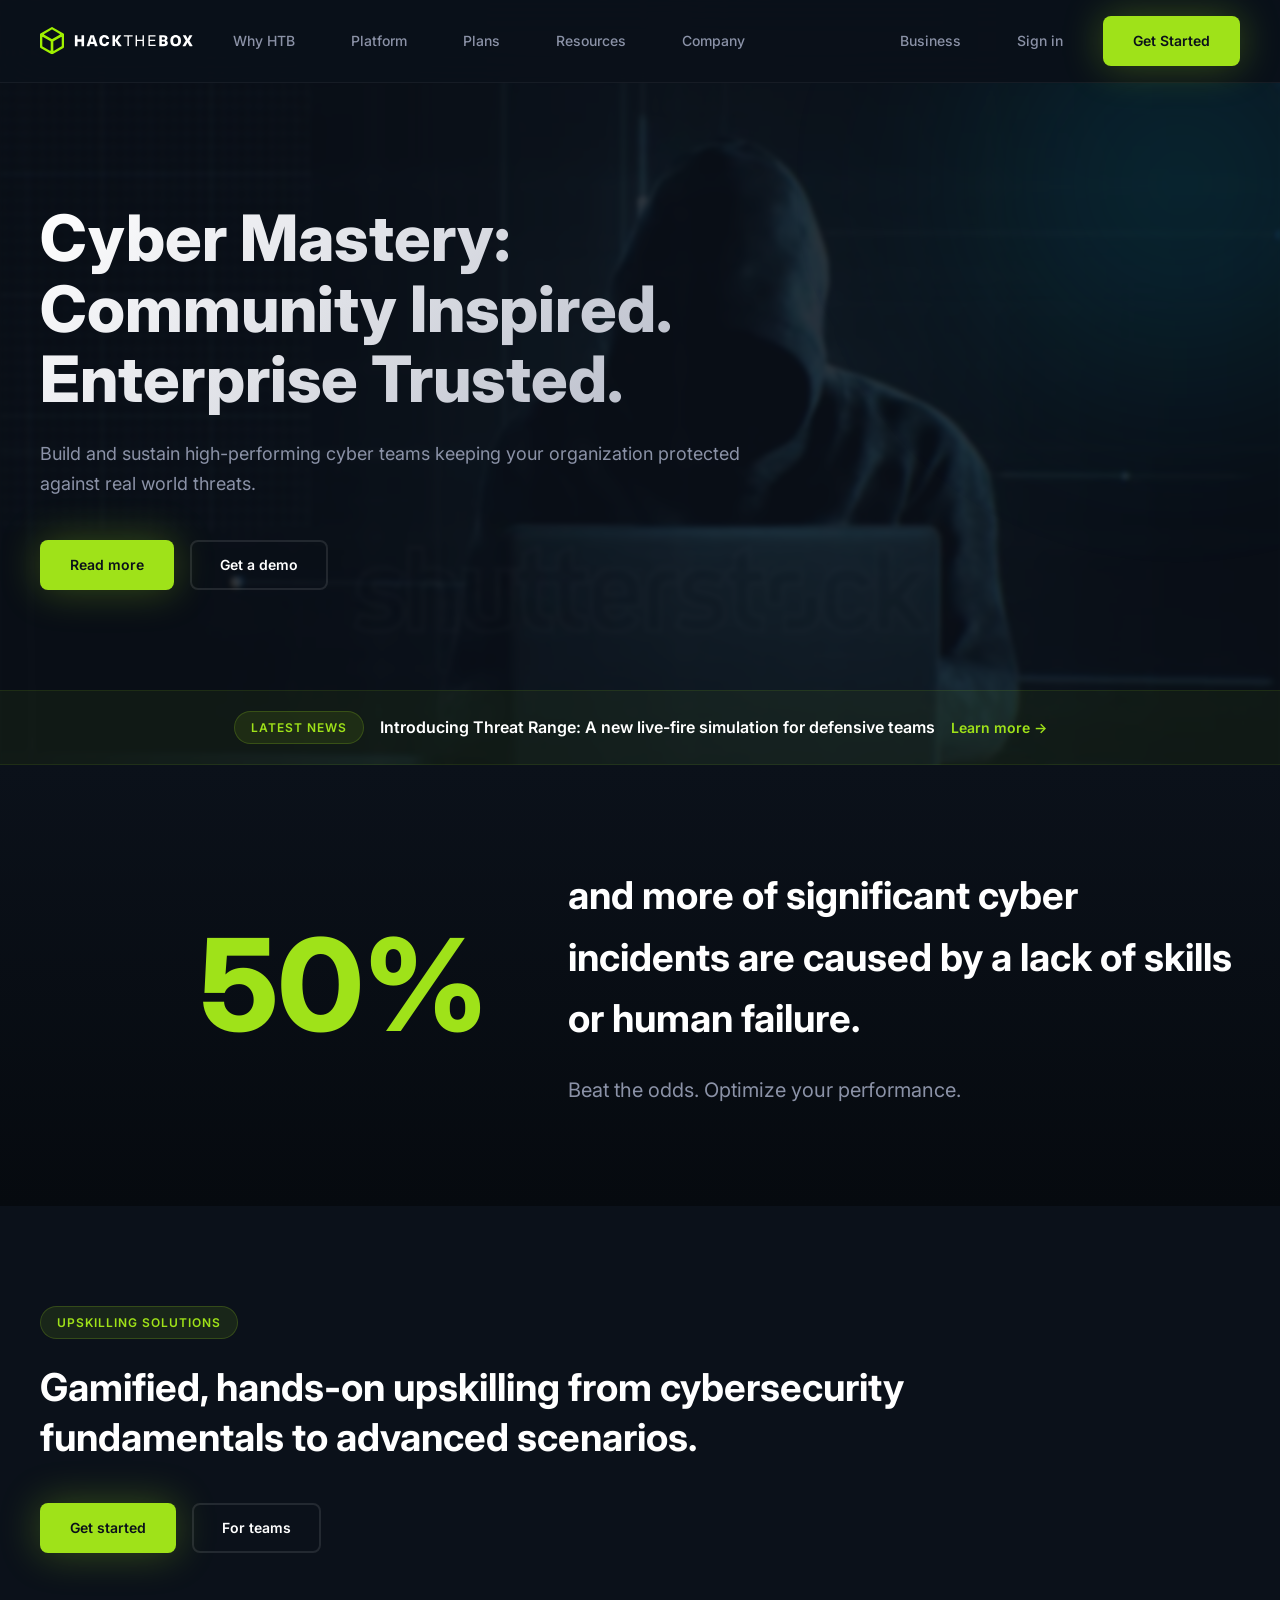
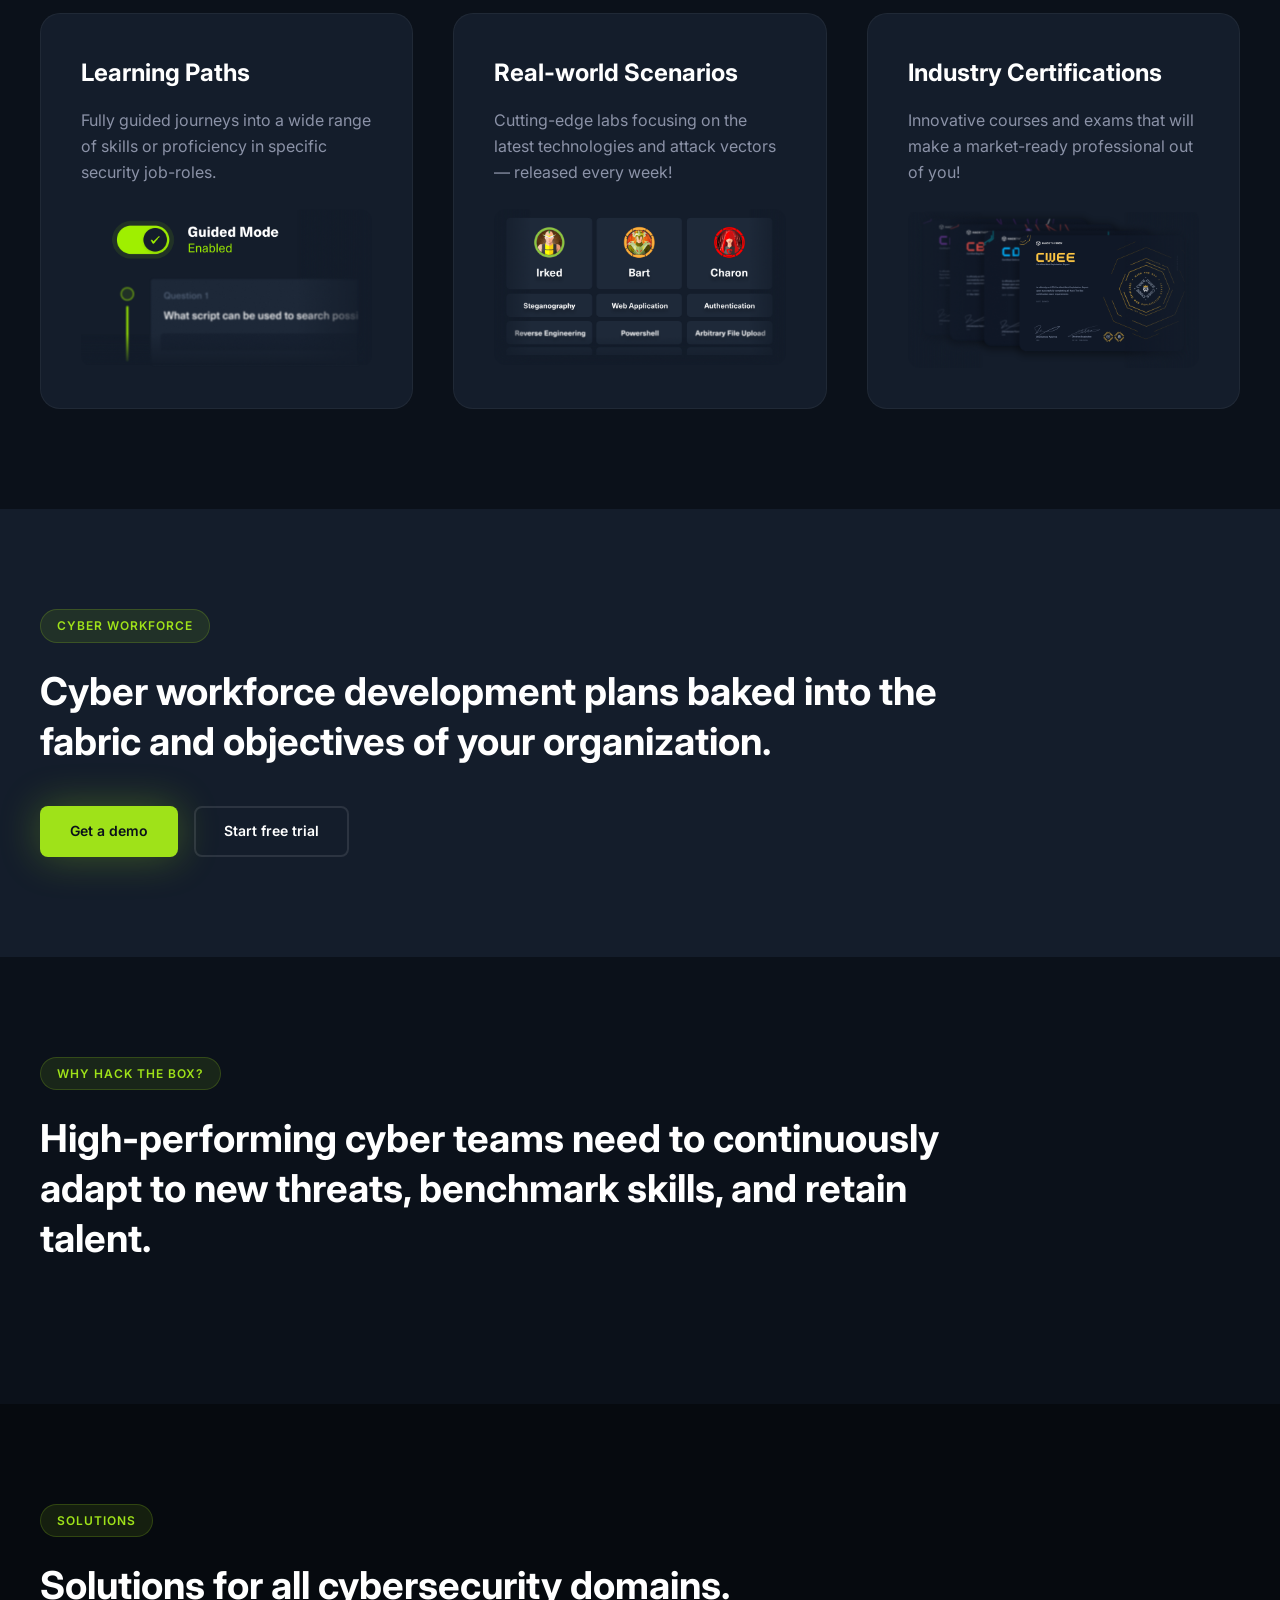
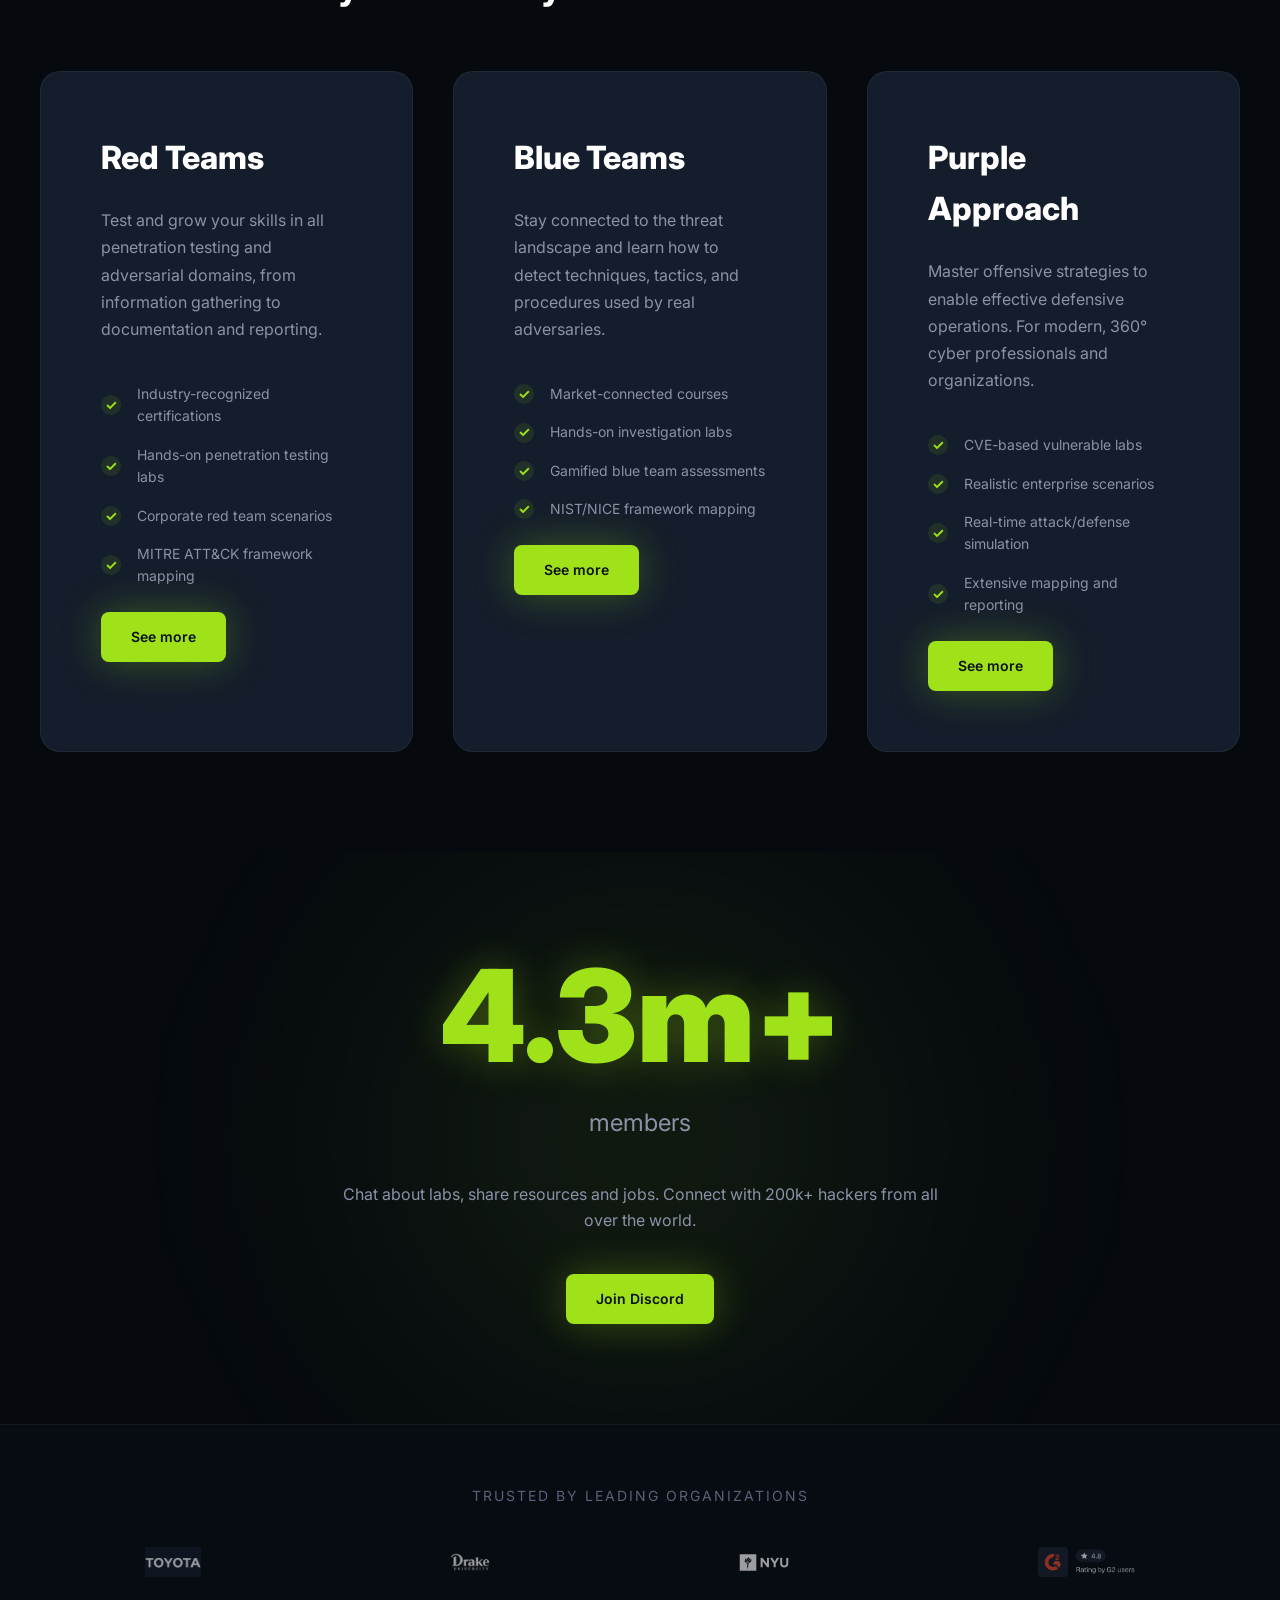
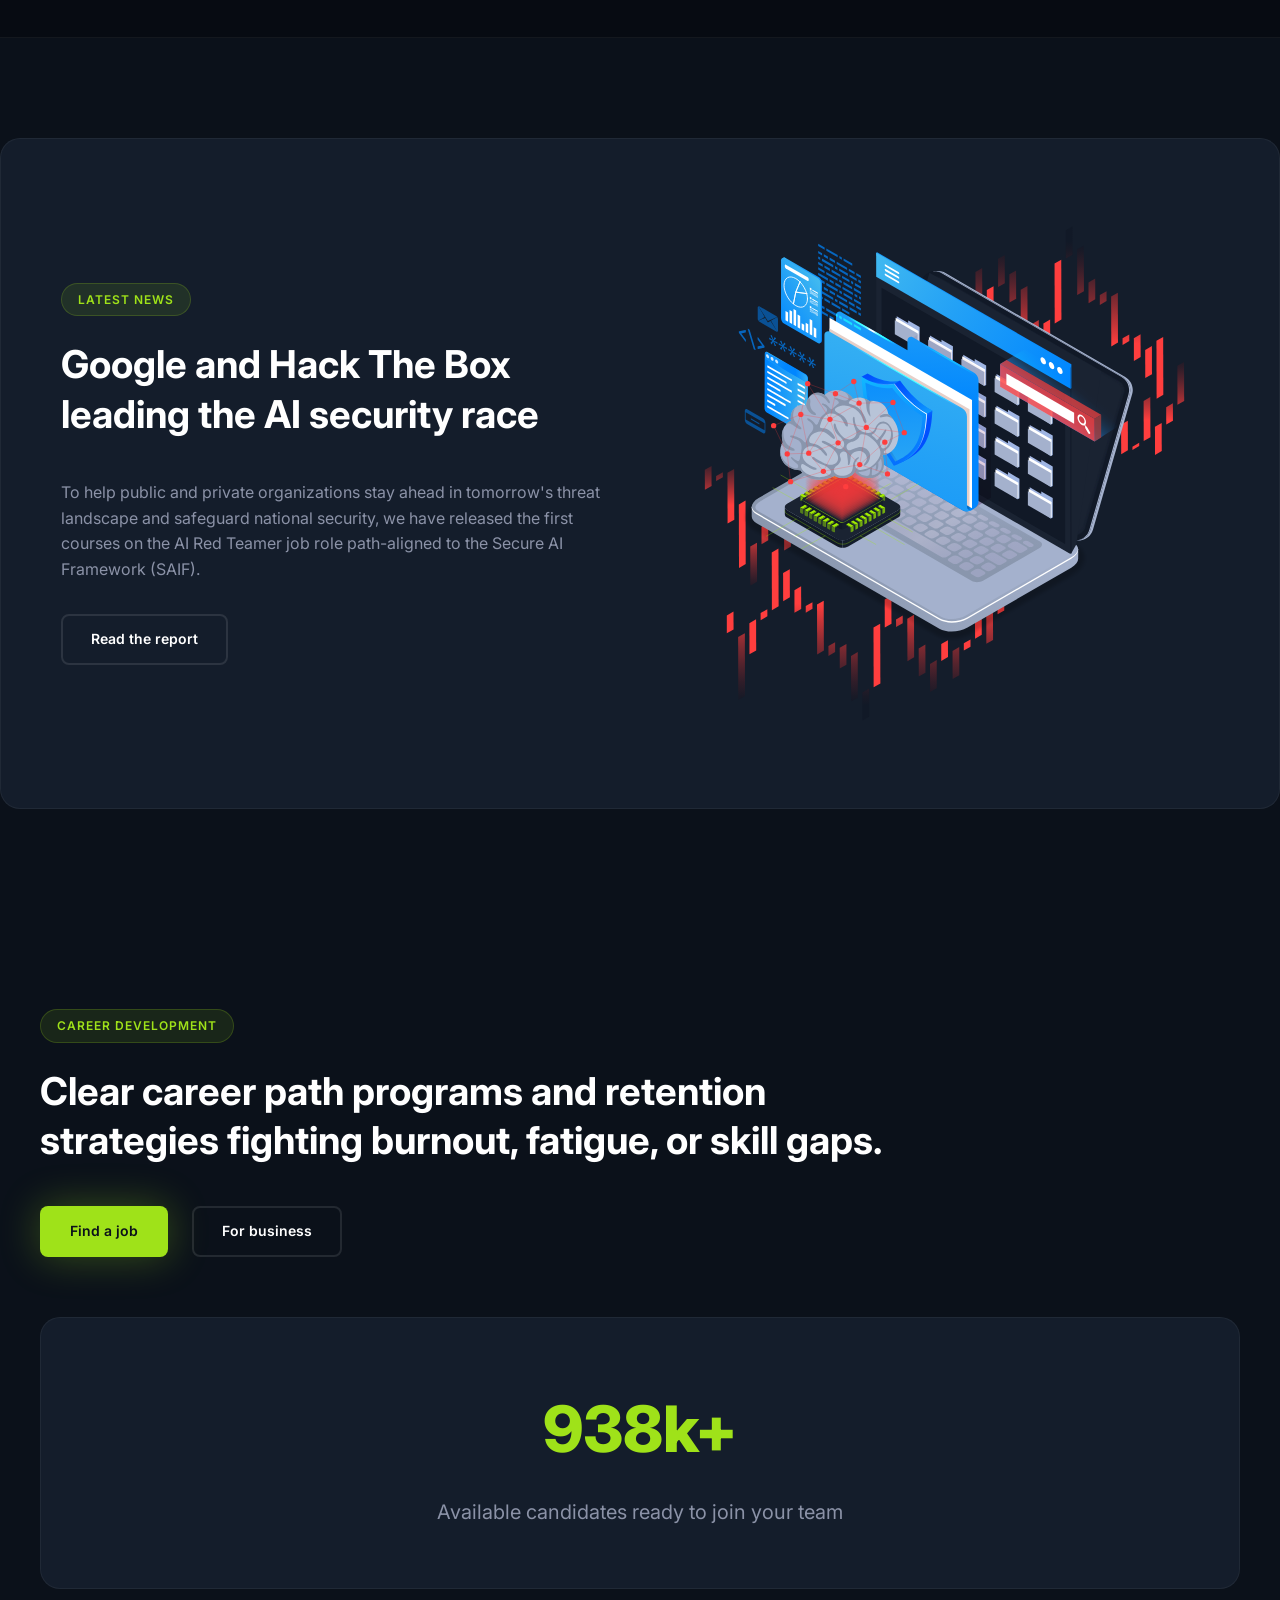
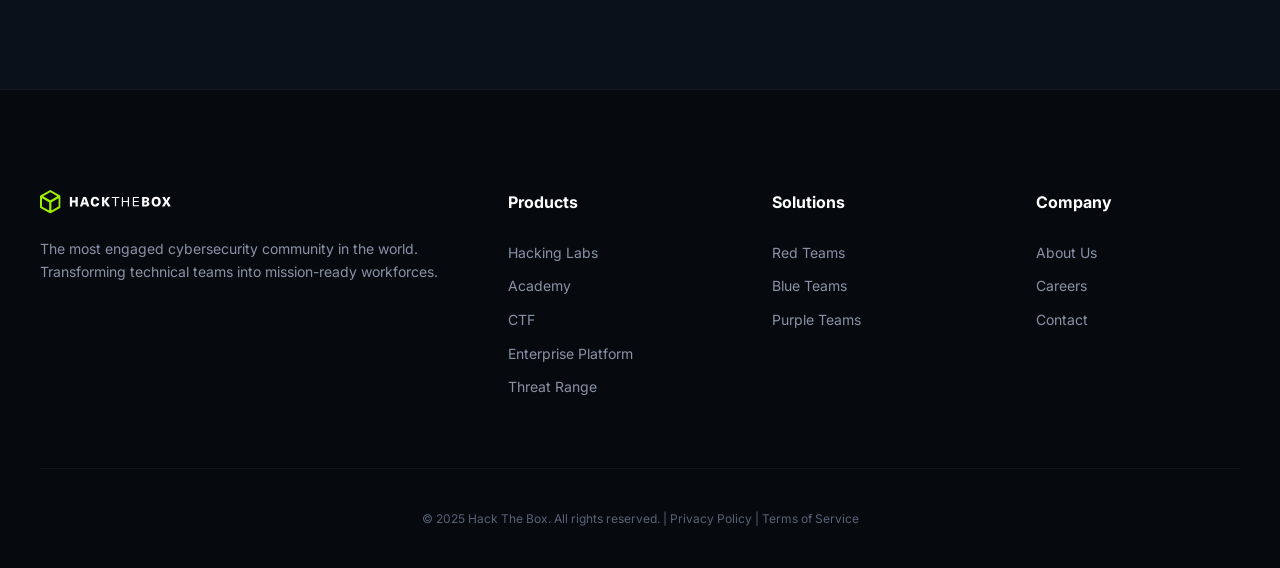
<file: index.html>
<!DOCTYPE html>
<html lang="en">

<head>
  <meta charset="UTF-8">
  <meta name="viewport" content="width=device-width, initial-scale=1.0">
  <title>Cyber Mastery: Community Inspired. Enterprise Trusted. | Hack The Box</title>
  <meta name="description"
    content="We raise your cyber resilience by transforming technical teams into a mission-ready workforce, so every organization can stay ahead of tomorrow's threats.">
  <link rel="stylesheet" href="style.css">
  <link rel="preconnect" href="https://fonts.googleapis.com">
  <link rel="preconnect" href="https://fonts.gstatic.com" crossorigin>
  <link href="https://fonts.googleapis.com/css2?family=Inter:wght@400;500;600;700;800;900&display=swap"
    rel="stylesheet">
</head>

<body>

  <!-- Background Video -->
  <video autoplay loop muted playsinline class="back-video">
    <source src="image/video.webm" type="video/webm">
  </video>

  <!-- Sticky Navigation -->
  <header>
    <nav class="nav-wrapper">
      <div class="nav-left">
        <a href="index.html" class="logo">
          <img src="image/mega-menu-logo-htb.svg" alt="Hack The Box">
        </a>
        <a href="#why-htb" class="nav-link">Why HTB</a>
        <a href="#platform" class="nav-link">Platform</a>
        <a href="pricing.html" class="nav-link">Plans</a>
        <a href="#resources" class="nav-link">Resources</a>
        <a href="company.html" class="nav-link">Company</a>
      </div>
      <div class="nav-right">
        <a href="#business" class="nav-link">Business</a>
        <a href="#signin" class="nav-link">Sign in</a>
        <a href="#get-started" class="btn btn-primary">Get Started</a>
      </div>
    </nav>
  </header>

  <main>
    <!-- Hero Section -->
    <section class="hero">
      <div class="container">
        <h1>Cyber Mastery:<br>Community Inspired.<br>Enterprise Trusted.</h1>
        <p>Build and sustain high-performing cyber teams keeping your organization protected against real world threats.
        </p>
        <div class="hero-btns">
          <a href="#" class="btn btn-primary">Read more</a>
          <a href="#" class="btn btn-outline">Get a demo</a>
        </div>
      </div>
    </section>

    <!-- Latest News Banner -->
    <section
      style="background: rgba(159, 226, 25, 0.05); border-top: 1px solid rgba(159, 226, 25, 0.1); border-bottom: 1px solid rgba(159, 226, 25, 0.1); padding: 20px 0;">
      <div class="container">
        <div style="display: flex; align-items: center; gap: 16px; justify-content: center; flex-wrap: wrap;">
          <span class="section-tag" style="margin: 0;">LATEST NEWS</span>
          <p style="color: var(--text-primary); font-weight: 600; text-align: center;">Introducing Threat Range: A new
            live-fire simulation for defensive teams</p>
          <a href="#" style="color: var(--primary-green); font-weight: 600; font-size: 14px;">Learn more →</a>
        </div>
      </div>
    </section>

    <!-- Stats Section -->
    <section style="background: linear-gradient(180deg, var(--bg-dark) 0%, var(--bg-darker) 100%);">
      <div class="container" style="display: flex; align-items: center; gap: 80px; flex-wrap: wrap;">
        <div style="flex: 1; text-align: right; min-width: 200px;">
          <h2
            style="font-size: clamp(4rem, 10vw, 8rem); font-weight: 800; color: var(--primary-green); line-height: 1;">
            50%</h2>
        </div>
        <div style="flex: 1.5; min-width: 300px;">
          <h3 style="font-size: clamp(1.5rem, 3vw, 2.5rem); margin-bottom: 24px;">and more of significant cyber
            incidents are caused by a lack of skills or human failure.</h3>
          <p style="color: var(--text-dim); font-size: 1.25rem;">Beat the odds. Optimize your performance.</p>
        </div>
      </div>
    </section>

    <!-- Features Section -->
    <section id="features">
      <div class="container">
        <span class="section-tag">Upskilling Solutions</span>
        <h2 class="section-title">Gamified, hands-on upskilling from cybersecurity fundamentals to advanced scenarios.
        </h2>

        <div class="hero-btns" style="margin-bottom: 60px;">
          <a href="#" class="btn btn-primary">Get started</a>
          <a href="#" class="btn btn-outline">For teams</a>
        </div>

        <div class="grid">
          <div class="card">
            <h3>Learning Paths</h3>
            <p>Fully guided journeys into a wide range of skills or proficiency in specific security job-roles.</p>
            <img src="image/learning-paths-asset.webp" alt="Learning Paths">
          </div>
          <div class="card">
            <h3>Real-world Scenarios</h3>
            <p>Cutting-edge labs focusing on the latest technologies and attack vectors — released every week!</p>
            <img src="image/real-world-scenarios.webp" alt="Real-world Scenarios">
          </div>
          <div class="card">
            <h3>Industry Certifications</h3>
            <p>Innovative courses and exams that will make a market-ready professional out of you!</p>
            <img src="image/industry-certifications.webp" alt="Industry Certifications">
          </div>
        </div>
      </div>
    </section>

    <!-- Cyber Workforce Section -->
    <section style="background: var(--bg-card);">
      <div class="container">
        <div style="max-width: 900px;">
          <span class="section-tag">Cyber Workforce</span>
          <h2 class="section-title">Cyber workforce development plans baked into the fabric and objectives of your
            organization.</h2>
          <div class="hero-btns">
            <a href="#" class="btn btn-primary">Get a demo</a>
            <a href="#" class="btn btn-outline">Start free trial</a>
          </div>
        </div>
      </div>
    </section>

    <!-- Why Hack The Box Section -->
    <section id="why-htb">
      <div class="container">
        <span class="section-tag">Why Hack The Box?</span>
        <h2 class="section-title">High-performing cyber teams need to continuously adapt to new threats, benchmark
          skills, and retain talent.</h2>
      </div>
    </section>

    <!-- Solutions for All Teams -->
    <section style="background: var(--bg-darker);">
      <div class="container">
        <span class="section-tag">Solutions</span>
        <h2 class="section-title">Solutions for all cybersecurity domains.</h2>

        <div class="team-grid">
          <!-- Red Teams -->
          <div class="team-card">
            <h3>Red Teams</h3>
            <p>Test and grow your skills in all penetration testing and adversarial domains, from information gathering
              to documentation and reporting.</p>
            <div class="team-features">
              <div class="team-feature">Industry-recognized certifications</div>
              <div class="team-feature">Hands-on penetration testing labs</div>
              <div class="team-feature">Corporate red team scenarios</div>
              <div class="team-feature">MITRE ATT&CK framework mapping</div>
            </div>
            <a href="red-teams.html" class="btn btn-primary" style="margin-top: 24px;">See more</a>
          </div>

          <!-- Blue Teams -->
          <div class="team-card">
            <h3>Blue Teams</h3>
            <p>Stay connected to the threat landscape and learn how to detect techniques, tactics, and procedures used
              by real adversaries.</p>
            <div class="team-features">
              <div class="team-feature">Market-connected courses</div>
              <div class="team-feature">Hands-on investigation labs</div>
              <div class="team-feature">Gamified blue team assessments</div>
              <div class="team-feature">NIST/NICE framework mapping</div>
            </div>
            <a href="blue-teams.html" class="btn btn-primary" style="margin-top: 24px;">See more</a>
          </div>

          <!-- Purple Approach -->
          <div class="team-card">
            <h3>Purple Approach</h3>
            <p>Master offensive strategies to enable effective defensive operations. For modern, 360° cyber
              professionals and organizations.</p>
            <div class="team-features">
              <div class="team-feature">CVE-based vulnerable labs</div>
              <div class="team-feature">Realistic enterprise scenarios</div>
              <div class="team-feature">Real-time attack/defense simulation</div>
              <div class="team-feature">Extensive mapping and reporting</div>
            </div>
            <a href="purple-teams.html" class="btn btn-primary" style="margin-top: 24px;">See more</a>
          </div>
        </div>
      </div>
    </section>

    <!-- Community Section -->
    <section class="community-section">
      <div class="container">
        <div class="community-content">
          <div class="community-stat">4.3m+</div>
          <p class="community-text">members</p>
          <p style="color: var(--text-dim); max-width: 600px; margin: 0 auto 40px;">Chat about labs, share resources and
            jobs. Connect with 200k+ hackers from all over the world.</p>
          <a href="#" class="btn btn-primary">Join Discord</a>
        </div>
      </div>
    </section>

    <!-- Trusted By Section -->
    <section
      style="padding: 60px 0; background: rgba(0,0,0,0.3); border-top: 1px solid var(--border-subtle); border-bottom: 1px solid var(--border-subtle);">
      <div class="container">
        <p
          style="text-align: center; color: var(--text-muted); font-size: 14px; text-transform: uppercase; letter-spacing: 2px; margin-bottom: 40px;">
          Trusted by leading organizations</p>
        <div
          style="display: flex; justify-content: space-around; align-items: center; opacity: 0.6; flex-wrap: wrap; gap: 40px;">
          <img src="image/toyota-white-logo.webp" alt="Toyota" height="30">
          <img src="image/banner-logo-drake.webp" alt="Drake" height="20">
          <img src="image/banner-logo-nyu.webp" alt="NYU" height="25">
          <img src="image/rating.webp" alt="G2 Rating" height="30">
        </div>
      </div>
    </section>

    <!-- Latest News Section -->
    <section id="latest-news">
      <div class="container"
        style="background: var(--bg-card); border-radius: 20px; padding: 60px; display: flex; align-items: center; gap: 60px; border: 1px solid var(--border-subtle); flex-wrap: wrap;">
        <div style="flex: 1; min-width: 300px;">
          <span class="section-tag">Latest News</span>
          <h2 class="section-title">Google and Hack The Box leading the AI security race</h2>
          <p style="color: var(--text-dim); margin-bottom: 32px;">To help public and private organizations stay ahead in
            tomorrow's threat landscape and safeguard national security, we have released the first courses on the AI
            Red Teamer job role path-aligned to the Secure AI Framework (SAIF).</p>
          <a href="#" class="btn btn-outline">Read the report</a>
        </div>
        <div style="flex: 1; min-width: 300px;">
          <img src="image/latest-news.svg" alt="Latest News" style="width: 100%; border-radius: 12px;">
        </div>
      </div>
    </section>

    <!-- Career Paths Section -->
    <section>
      <div class="container">
        <span class="section-tag">Career Development</span>
        <h2 class="section-title">Clear career path programs and retention strategies fighting burnout, fatigue, or
          skill gaps.</h2>

        <div style="display: flex; gap: 24px; margin-top: 40px; flex-wrap: wrap;">
          <a href="#" class="btn btn-primary">Find a job</a>
          <a href="#" class="btn btn-outline">For business</a>
        </div>

        <div
          style="margin-top: 60px; background: var(--bg-card); border: 1px solid var(--border-subtle); border-radius: 20px; padding: 60px; text-align: center;">
          <h3 style="font-size: 4rem; font-weight: 800; color: var(--primary-green); margin-bottom: 16px;">938k+</h3>
          <p style="color: var(--text-dim); font-size: 1.25rem;">Available candidates ready to join your team</p>
        </div>
      </div>
    </section>
  </main>

  <!-- Footer -->
  <footer>
    <div class="container">
      <div class="footer-grid">
        <div>
          <img src="image/mega-menu-logo-htb.svg" alt="HTB" height="24" style="margin-bottom: 24px;">
          <p style="font-size: 14px; color: var(--text-dim); line-height: 1.6;">The most engaged cybersecurity community
            in the world. Transforming technical teams into mission-ready workforces.</p>
        </div>

        <div>
          <h4>Products</h4>
          <ul>
            <li><a href="#">Hacking Labs</a></li>
            <li><a href="#">Academy</a></li>
            <li><a href="#">CTF</a></li>
            <li><a href="#">Enterprise Platform</a></li>
            <li><a href="#">Threat Range</a></li>
          </ul>
        </div>

        <div>
          <h4>Solutions</h4>
          <ul>
            <li><a href="red-teams.html">Red Teams</a></li>
            <li><a href="blue-teams.html">Blue Teams</a></li>
            <li><a href="purple-teams.html">Purple Teams</a></li>
          </ul>
        </div>

        <div>
          <h4>Company</h4>
          <ul>
            <li><a href="company.html">About Us</a></li>
            <li><a href="company.html#careers">Careers</a></li>
            <li><a href="company.html#contact">Contact</a></li>
          </ul>
        </div>
      </div>

      <div class="footer-bottom">
        <p>&copy; 2025 Hack The Box. All rights reserved. | Privacy Policy | Terms of Service</p>
      </div>
    </div>
  </footer>

</body>

</html>
</file>
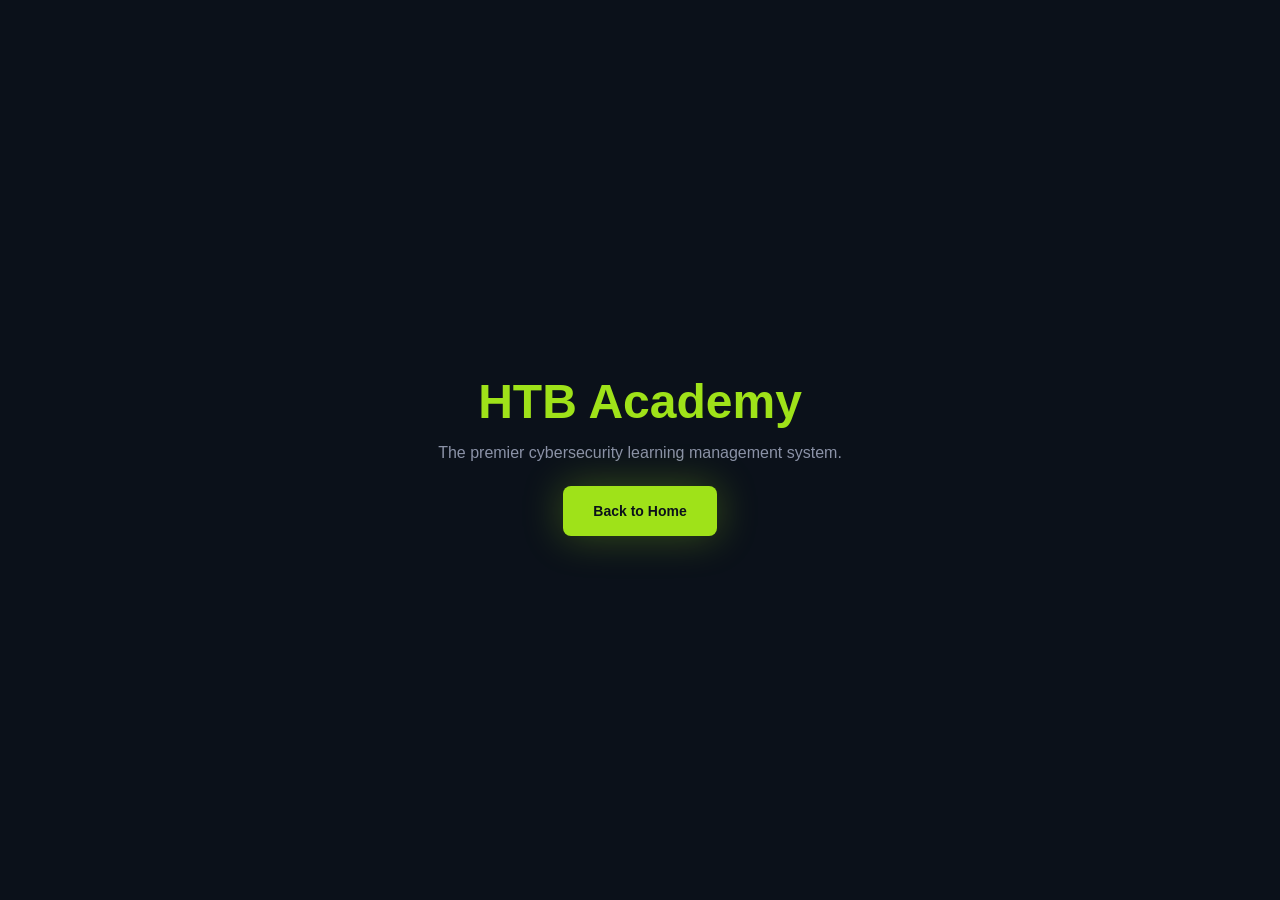
<file: academy.html>
<!DOCTYPE html>
<html lang="en">

<head>
    <meta charset="UTF-8">
    <title>Academy | Hack The Box</title>
    <link rel="stylesheet" href="../style.css">
</head>

<body style="display: flex; justify-content: center; align-items: center; height: 100vh;">
    <div style="text-align: center;">
        <h1 style="color: var(--primary-green); font-size: 3rem;">HTB Academy</h1>
        <p style="color: var(--text-dim);">The premier cybersecurity learning management system.</p>
        <a href="/" class="btn btn-primary" style="margin-top: 20px;">Back to Home</a>
    </div>
</body>

</html>
</file>
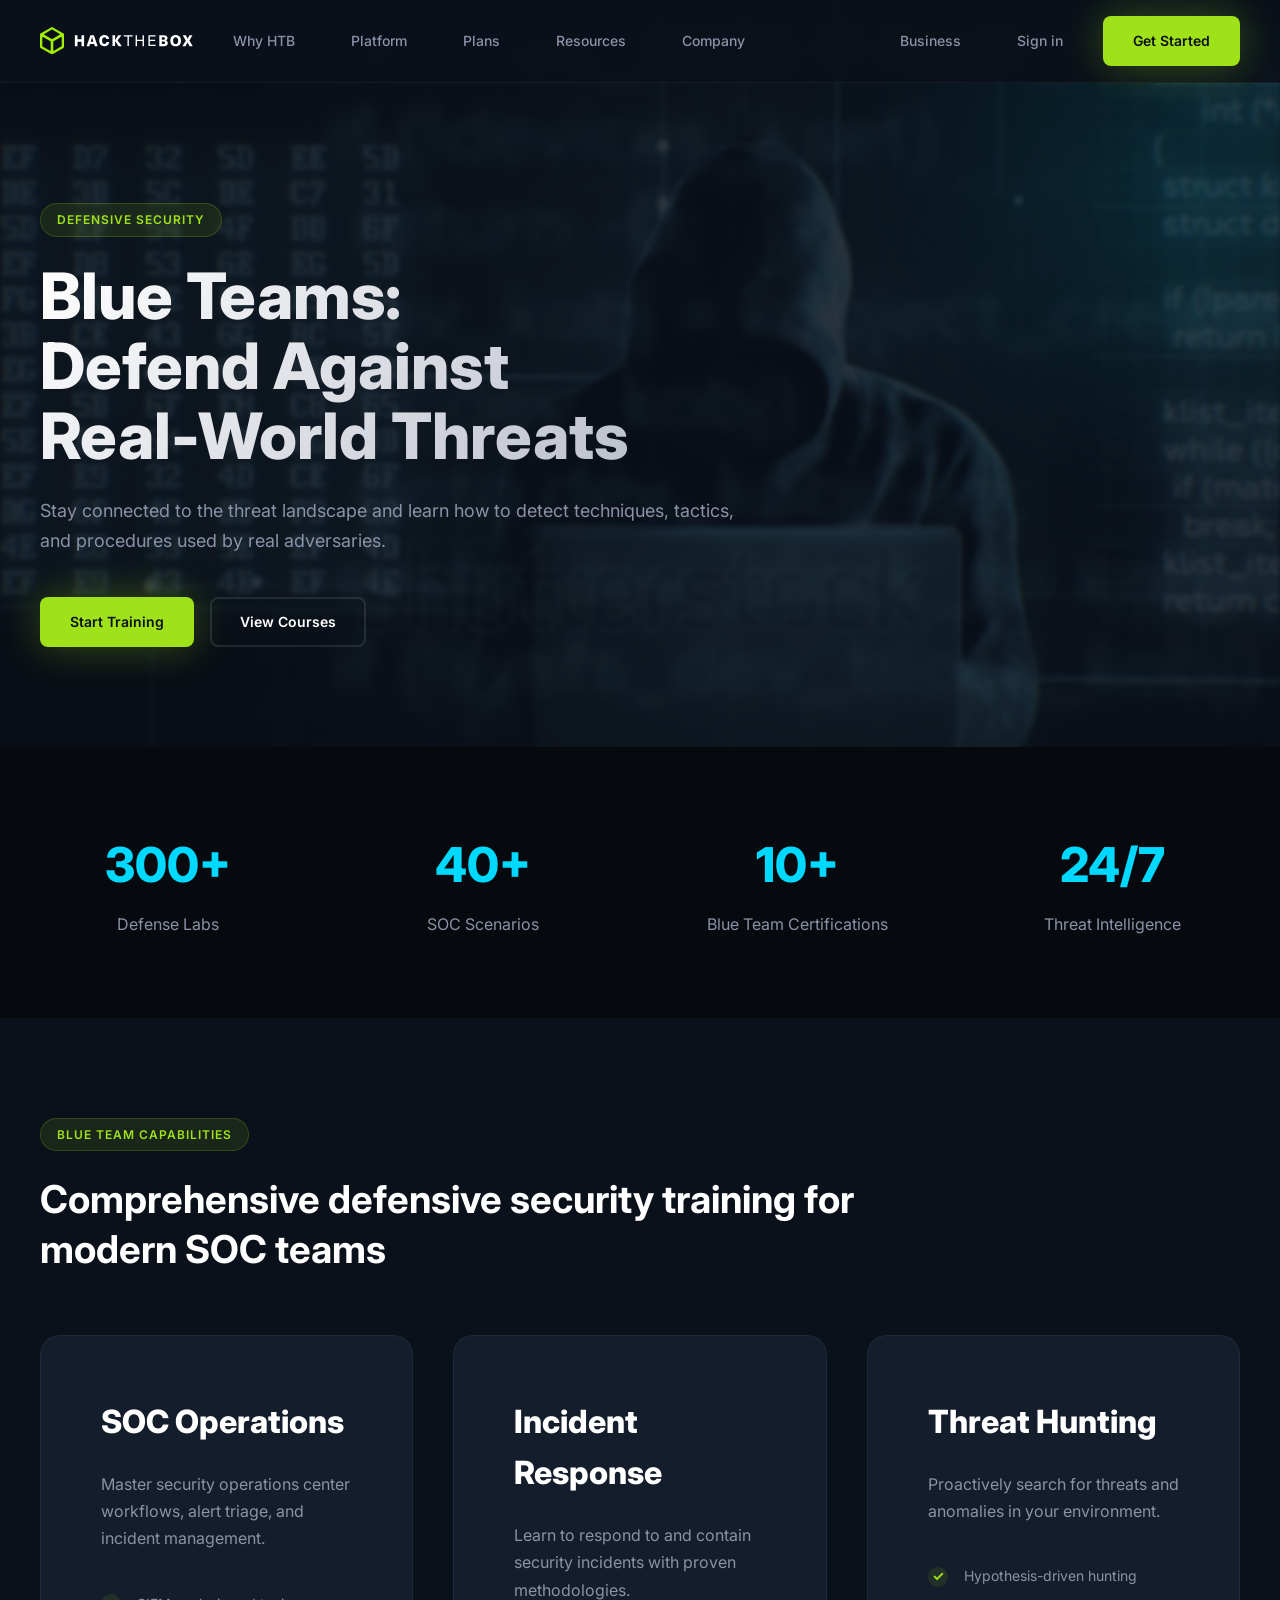
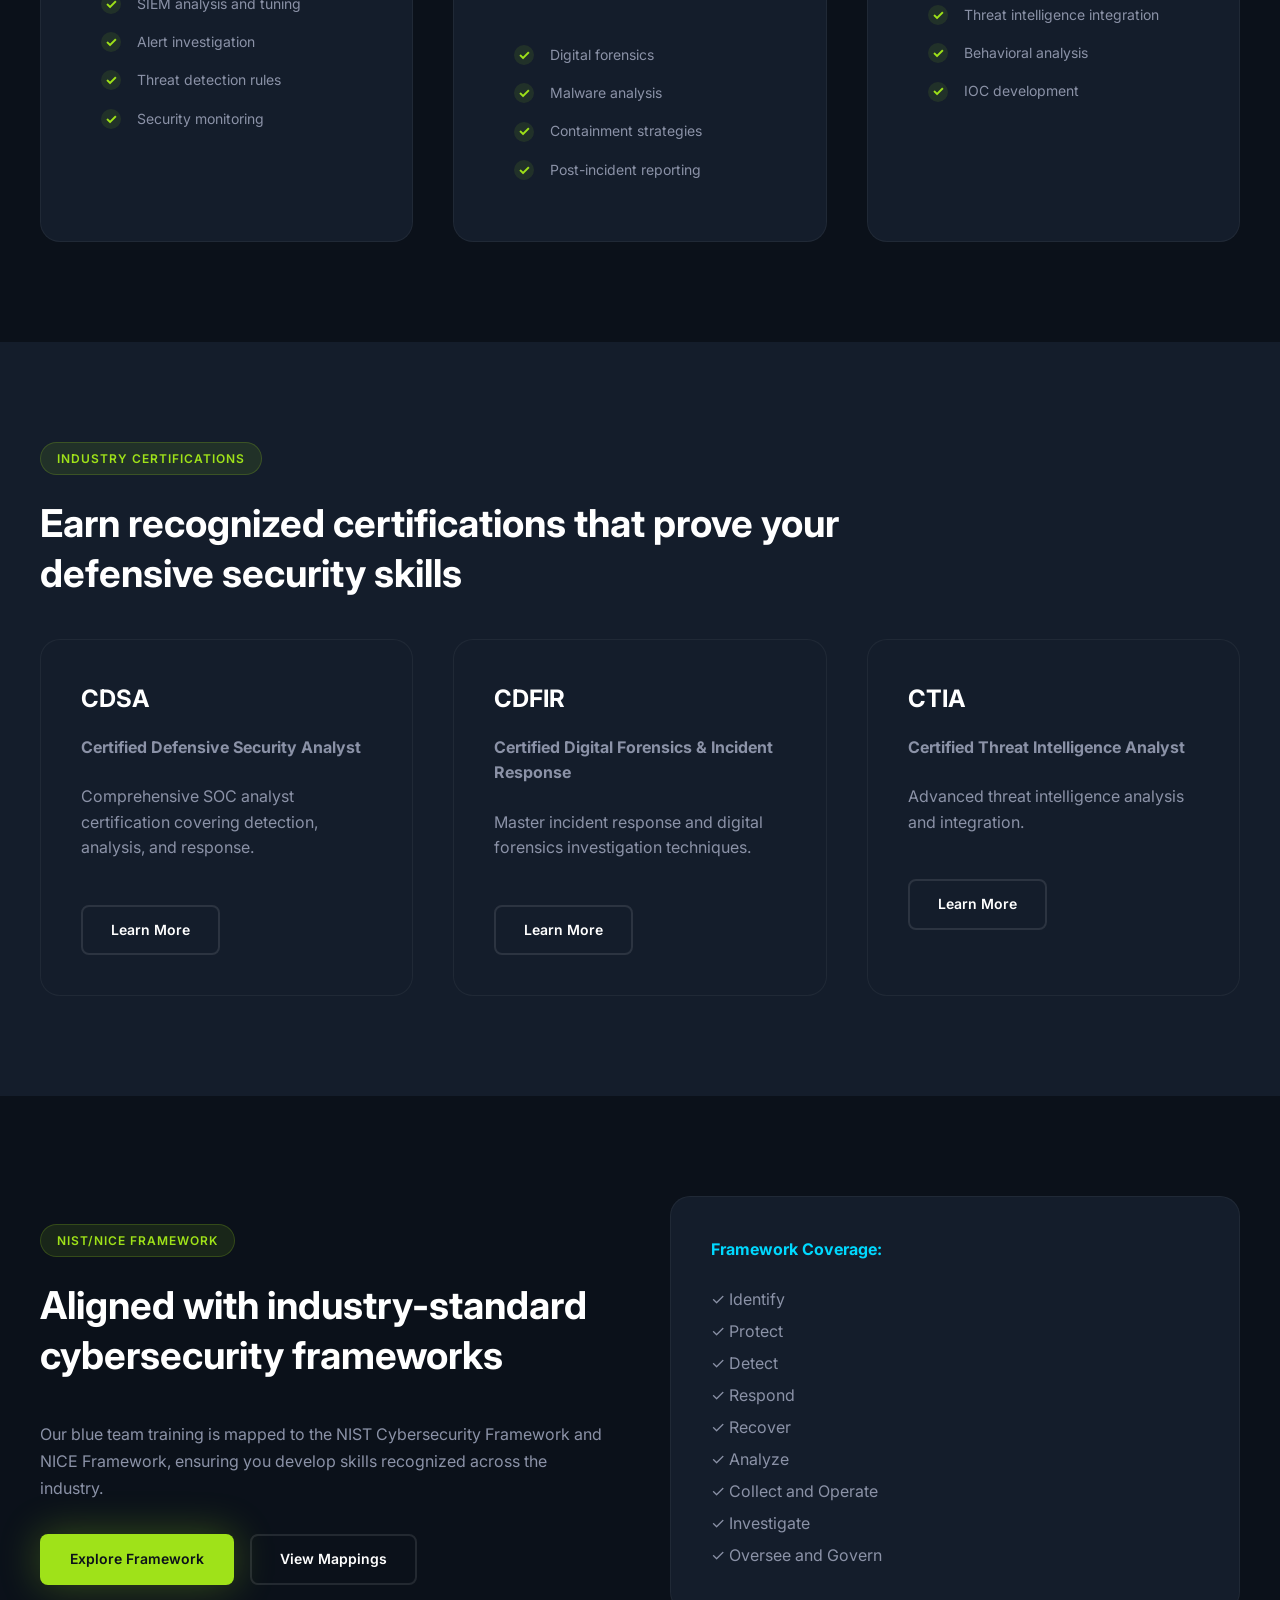
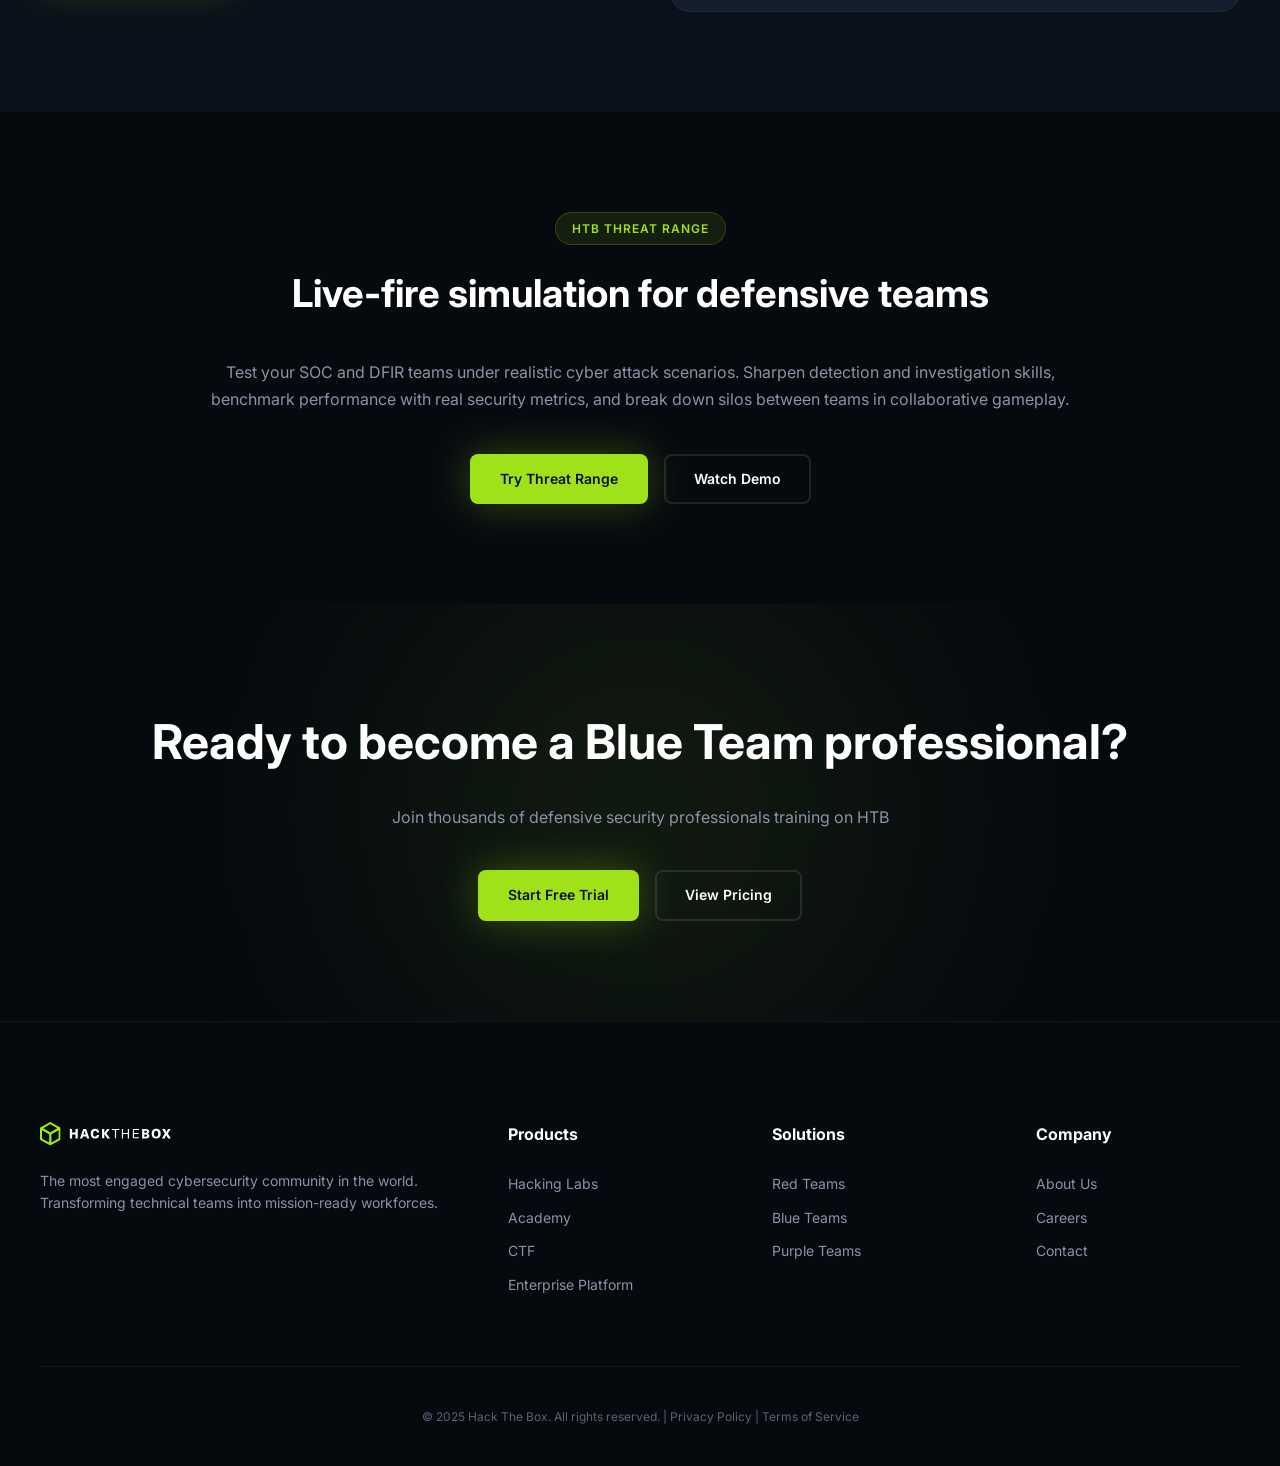
<file: blue-teams.html>
<!DOCTYPE html>
<html lang="en">

<head>
    <meta charset="UTF-8">
    <meta name="viewport" content="width=device-width, initial-scale=1.0">
    <title>Blue Teams - Defensive Security Training | Hack The Box</title>
    <meta name="description"
        content="Master SOC operations, incident response, and threat hunting with HTB Blue Team training. NIST/NICE framework aligned.">
    <link rel="stylesheet" href="style.css">
    <link rel="preconnect" href="https://fonts.googleapis.com">
    <link rel="preconnect" href="https://fonts.gstatic.com" crossorigin>
    <link href="https://fonts.googleapis.com/css2?family=Inter:wght@400;500;600;700;800;900&display=swap"
        rel="stylesheet">
</head>

<body>

    <!-- Background Video -->
    <video autoplay loop muted playsinline class="back-video">
        <source src="image/video.webm" type="video/webm">
    </video>

    <!-- Sticky Navigation -->
    <header>
        <nav class="nav-wrapper">
            <div class="nav-left">
                <a href="index.html" class="logo">
                    <img src="image/mega-menu-logo-htb.svg" alt="Hack The Box">
                </a>
                <a href="index.html#why-htb" class="nav-link">Why HTB</a>
                <a href="index.html#platform" class="nav-link">Platform</a>
                <a href="pricing.html" class="nav-link">Plans</a>
                <a href="index.html#resources" class="nav-link">Resources</a>
                <a href="company.html" class="nav-link">Company</a>
            </div>
            <div class="nav-right">
                <a href="#business" class="nav-link">Business</a>
                <a href="#signin" class="nav-link">Sign in</a>
                <a href="#get-started" class="btn btn-primary">Get Started</a>
            </div>
        </nav>
    </header>

    <main>
        <!-- Hero Section -->
        <section class="hero">
            <div class="container">
                <span class="section-tag">Defensive Security</span>
                <h1>Blue Teams:<br>Defend Against<br>Real-World Threats</h1>
                <p>Stay connected to the threat landscape and learn how to detect techniques, tactics, and procedures
                    used by real adversaries.</p>
                <div class="hero-btns">
                    <a href="#" class="btn btn-primary">Start Training</a>
                    <a href="#" class="btn btn-outline">View Courses</a>
                </div>
            </div>
        </section>

        <!-- Stats Section -->
        <section style="background: var(--bg-darker); padding: 80px 0;">
            <div class="container">
                <div
                    style="display: grid; grid-template-columns: repeat(auto-fit, minmax(200px, 1fr)); gap: 60px; text-align: center;">
                    <div>
                        <h3 style="font-size: 3rem; font-weight: 800; color: var(--accent-cyan); margin-bottom: 8px;">
                            300+</h3>
                        <p style="color: var(--text-dim);">Defense Labs</p>
                    </div>
                    <div>
                        <h3 style="font-size: 3rem; font-weight: 800; color: var(--accent-cyan); margin-bottom: 8px;">
                            40+</h3>
                        <p style="color: var(--text-dim);">SOC Scenarios</p>
                    </div>
                    <div>
                        <h3 style="font-size: 3rem; font-weight: 800; color: var(--accent-cyan); margin-bottom: 8px;">
                            10+</h3>
                        <p style="color: var(--text-dim);">Blue Team Certifications</p>
                    </div>
                    <div>
                        <h3 style="font-size: 3rem; font-weight: 800; color: var(--accent-cyan); margin-bottom: 8px;">
                            24/7</h3>
                        <p style="color: var(--text-dim);">Threat Intelligence</p>
                    </div>
                </div>
            </div>
        </section>

        <!-- Features Section -->
        <section id="features">
            <div class="container">
                <span class="section-tag">Blue Team Capabilities</span>
                <h2 class="section-title">Comprehensive defensive security training for modern SOC teams</h2>

                <div class="team-grid">
                    <div class="team-card">
                        <h3>SOC Operations</h3>
                        <p>Master security operations center workflows, alert triage, and incident management.</p>
                        <div class="team-features">
                            <div class="team-feature">SIEM analysis and tuning</div>
                            <div class="team-feature">Alert investigation</div>
                            <div class="team-feature">Threat detection rules</div>
                            <div class="team-feature">Security monitoring</div>
                        </div>
                    </div>

                    <div class="team-card">
                        <h3>Incident Response</h3>
                        <p>Learn to respond to and contain security incidents with proven methodologies.</p>
                        <div class="team-features">
                            <div class="team-feature">Digital forensics</div>
                            <div class="team-feature">Malware analysis</div>
                            <div class="team-feature">Containment strategies</div>
                            <div class="team-feature">Post-incident reporting</div>
                        </div>
                    </div>

                    <div class="team-card">
                        <h3>Threat Hunting</h3>
                        <p>Proactively search for threats and anomalies in your environment.</p>
                        <div class="team-features">
                            <div class="team-feature">Hypothesis-driven hunting</div>
                            <div class="team-feature">Threat intelligence integration</div>
                            <div class="team-feature">Behavioral analysis</div>
                            <div class="team-feature">IOC development</div>
                        </div>
                    </div>
                </div>
            </div>
        </section>

        <!-- Certifications Section -->
        <section style="background: var(--bg-card);">
            <div class="container">
                <span class="section-tag">Industry Certifications</span>
                <h2 class="section-title">Earn recognized certifications that prove your defensive security skills</h2>

                <div class="grid">
                    <div class="card">
                        <h3>CDSA</h3>
                        <p><strong>Certified Defensive Security Analyst</strong></p>
                        <p>Comprehensive SOC analyst certification covering detection, analysis, and response.</p>
                        <a href="#" class="btn btn-outline" style="margin-top: 20px;">Learn More</a>
                    </div>

                    <div class="card">
                        <h3>CDFIR</h3>
                        <p><strong>Certified Digital Forensics & Incident Response</strong></p>
                        <p>Master incident response and digital forensics investigation techniques.</p>
                        <a href="#" class="btn btn-outline" style="margin-top: 20px;">Learn More</a>
                    </div>

                    <div class="card">
                        <h3>CTIA</h3>
                        <p><strong>Certified Threat Intelligence Analyst</strong></p>
                        <p>Advanced threat intelligence analysis and integration.</p>
                        <a href="#" class="btn btn-outline" style="margin-top: 20px;">Learn More</a>
                    </div>
                </div>
            </div>
        </section>

        <!-- NIST Framework Section -->
        <section>
            <div class="container">
                <div style="display: flex; gap: 60px; align-items: center; flex-wrap: wrap;">
                    <div style="flex: 1; min-width: 300px;">
                        <span class="section-tag">NIST/NICE Framework</span>
                        <h2 class="section-title">Aligned with industry-standard cybersecurity frameworks</h2>
                        <p style="color: var(--text-dim); margin-bottom: 32px; line-height: 1.7;">
                            Our blue team training is mapped to the NIST Cybersecurity Framework and NICE Framework,
                            ensuring you develop skills recognized across the industry.
                        </p>
                        <div class="hero-btns">
                            <a href="#" class="btn btn-primary">Explore Framework</a>
                            <a href="#" class="btn btn-outline">View Mappings</a>
                        </div>
                    </div>
                    <div style="flex: 1; min-width: 300px;">
                        <div
                            style="background: var(--bg-card); border: 1px solid var(--border-subtle); border-radius: 20px; padding: 40px;">
                            <h4 style="color: var(--accent-cyan); margin-bottom: 20px;">Framework Coverage:</h4>
                            <ul style="color: var(--text-dim); line-height: 2;">
                                <li>✓ Identify</li>
                                <li>✓ Protect</li>
                                <li>✓ Detect</li>
                                <li>✓ Respond</li>
                                <li>✓ Recover</li>
                                <li>✓ Analyze</li>
                                <li>✓ Collect and Operate</li>
                                <li>✓ Investigate</li>
                                <li>✓ Oversee and Govern</li>
                            </ul>
                        </div>
                    </div>
                </div>
            </div>
        </section>

        <!-- Threat Range Section -->
        <section style="background: var(--bg-darker);">
            <div class="container">
                <div style="text-align: center; max-width: 900px; margin: 0 auto;">
                    <span class="section-tag">HTB Threat Range</span>
                    <h2 class="section-title">Live-fire simulation for defensive teams</h2>
                    <p style="color: var(--text-dim); margin-bottom: 40px; line-height: 1.7;">
                        Test your SOC and DFIR teams under realistic cyber attack scenarios. Sharpen detection and
                        investigation skills, benchmark performance with real security metrics, and break down silos
                        between teams in collaborative gameplay.
                    </p>
                    <div class="hero-btns" style="justify-content: center;">
                        <a href="#" class="btn btn-primary">Try Threat Range</a>
                        <a href="#" class="btn btn-outline">Watch Demo</a>
                    </div>
                </div>
            </div>
        </section>

        <!-- CTA Section -->
        <section class="community-section">
            <div class="container">
                <div class="community-content">
                    <h2 style="font-size: clamp(2rem, 4vw, 3rem); margin-bottom: 24px;">Ready to become a Blue Team
                        professional?</h2>
                    <p style="color: var(--text-dim); max-width: 700px; margin: 0 auto 40px;">Join thousands of
                        defensive security professionals training on HTB</p>
                    <div class="hero-btns" style="justify-content: center;">
                        <a href="#" class="btn btn-primary">Start Free Trial</a>
                        <a href="pricing.html" class="btn btn-outline">View Pricing</a>
                    </div>
                </div>
            </div>
        </section>
    </main>

    <!-- Footer -->
    <footer>
        <div class="container">
            <div class="footer-grid">
                <div>
                    <img src="image/mega-menu-logo-htb.svg" alt="HTB" height="24" style="margin-bottom: 24px;">
                    <p style="font-size: 14px; color: var(--text-dim); line-height: 1.6;">The most engaged cybersecurity
                        community in the world. Transforming technical teams into mission-ready workforces.</p>
                </div>

                <div>
                    <h4>Products</h4>
                    <ul>
                        <li><a href="#">Hacking Labs</a></li>
                        <li><a href="#">Academy</a></li>
                        <li><a href="#">CTF</a></li>
                        <li><a href="#">Enterprise Platform</a></li>
                    </ul>
                </div>

                <div>
                    <h4>Solutions</h4>
                    <ul>
                        <li><a href="red-teams.html">Red Teams</a></li>
                        <li><a href="blue-teams.html">Blue Teams</a></li>
                        <li><a href="purple-teams.html">Purple Teams</a></li>
                    </ul>
                </div>

                <div>
                    <h4>Company</h4>
                    <ul>
                        <li><a href="company.html">About Us</a></li>
                        <li><a href="company.html#careers">Careers</a></li>
                        <li><a href="company.html#contact">Contact</a></li>
                    </ul>
                </div>
            </div>

            <div class="footer-bottom">
                <p>&copy; 2025 Hack The Box. All rights reserved. | Privacy Policy | Terms of Service</p>
            </div>
        </div>
    </footer>

</body>

</html>
</file>
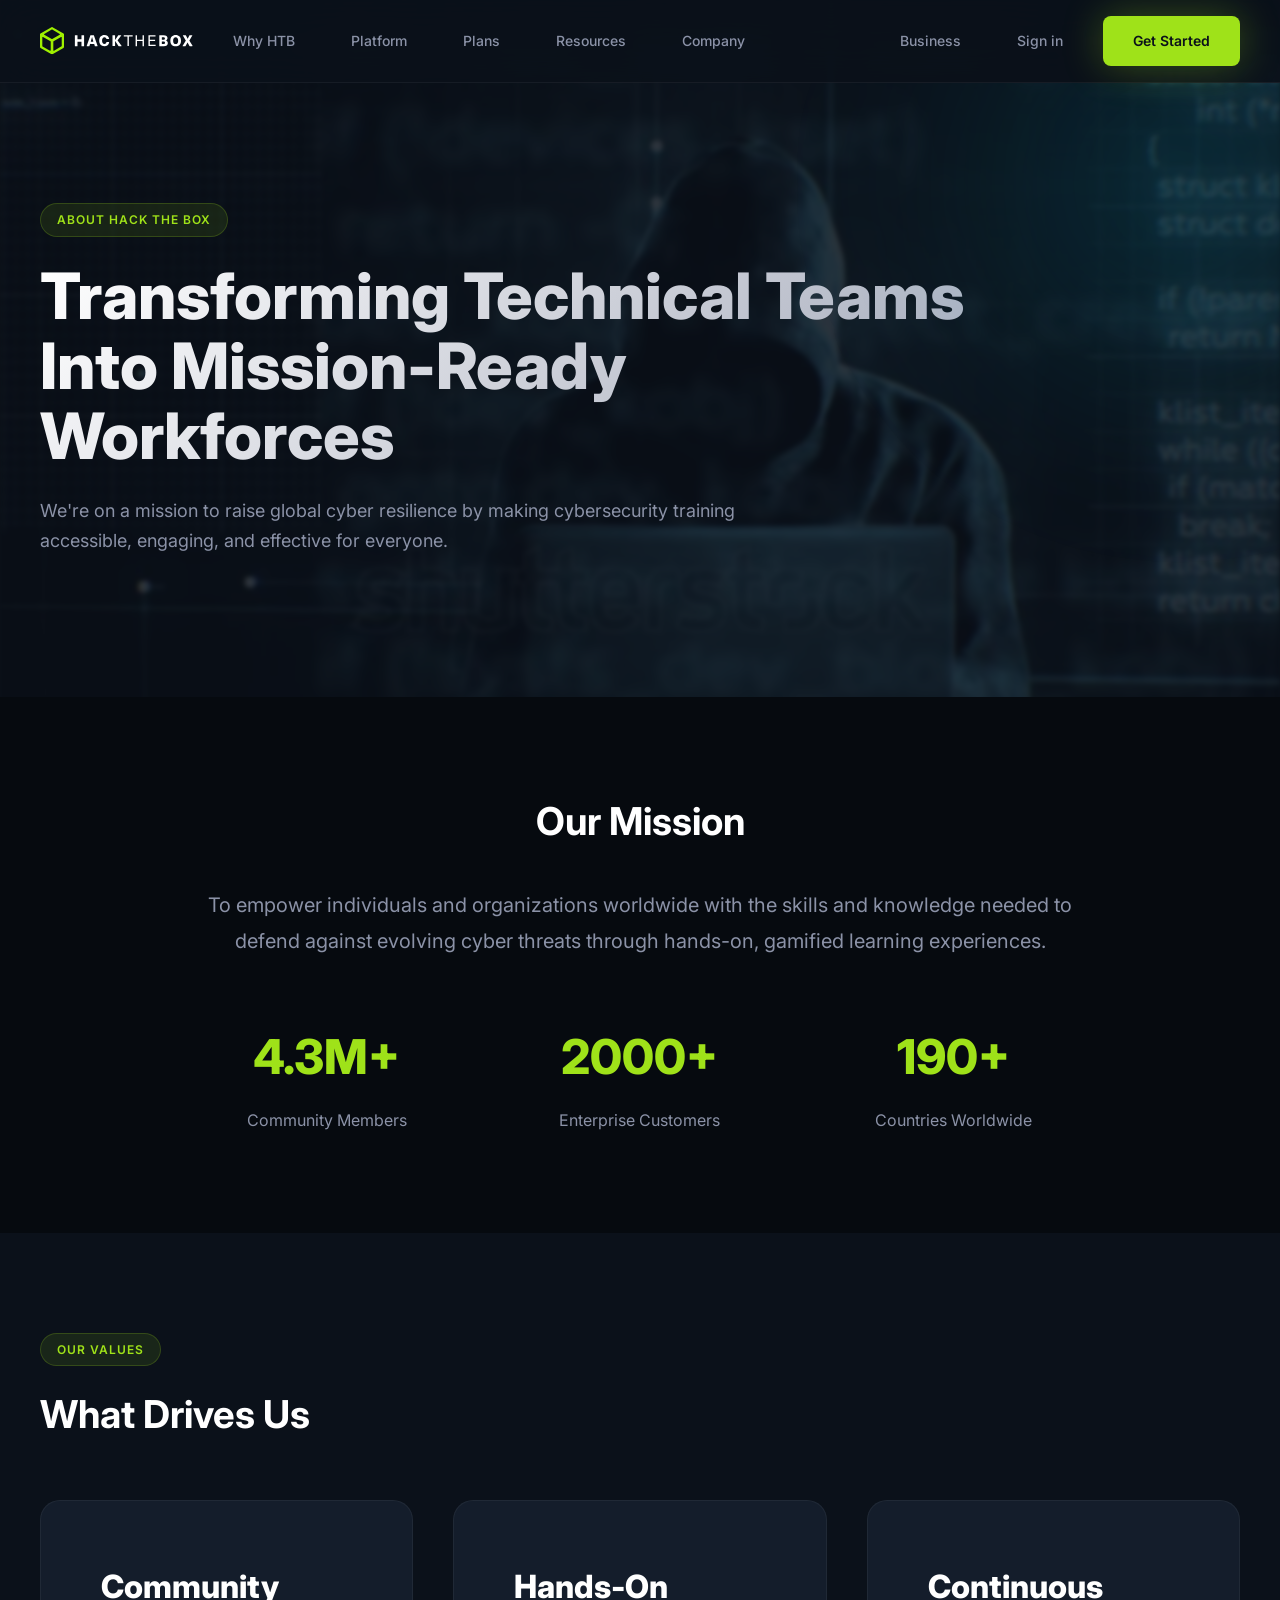
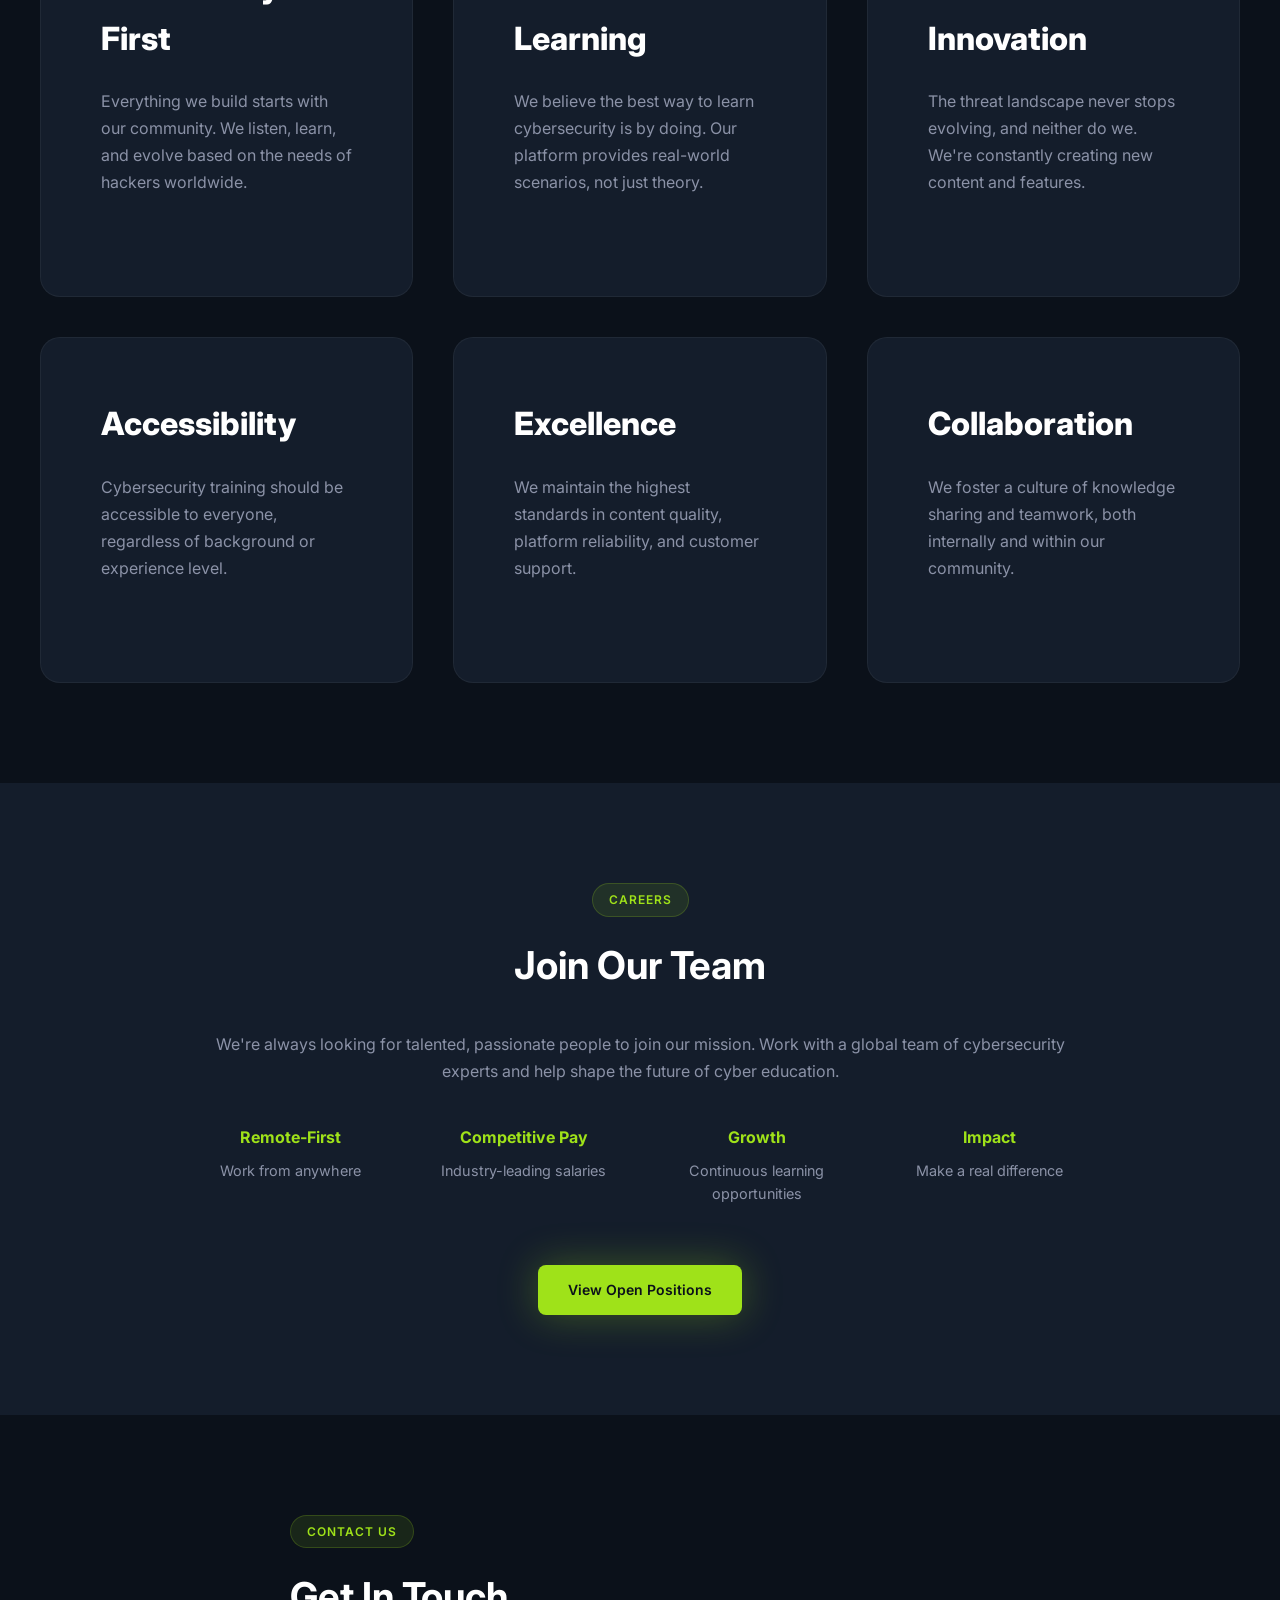
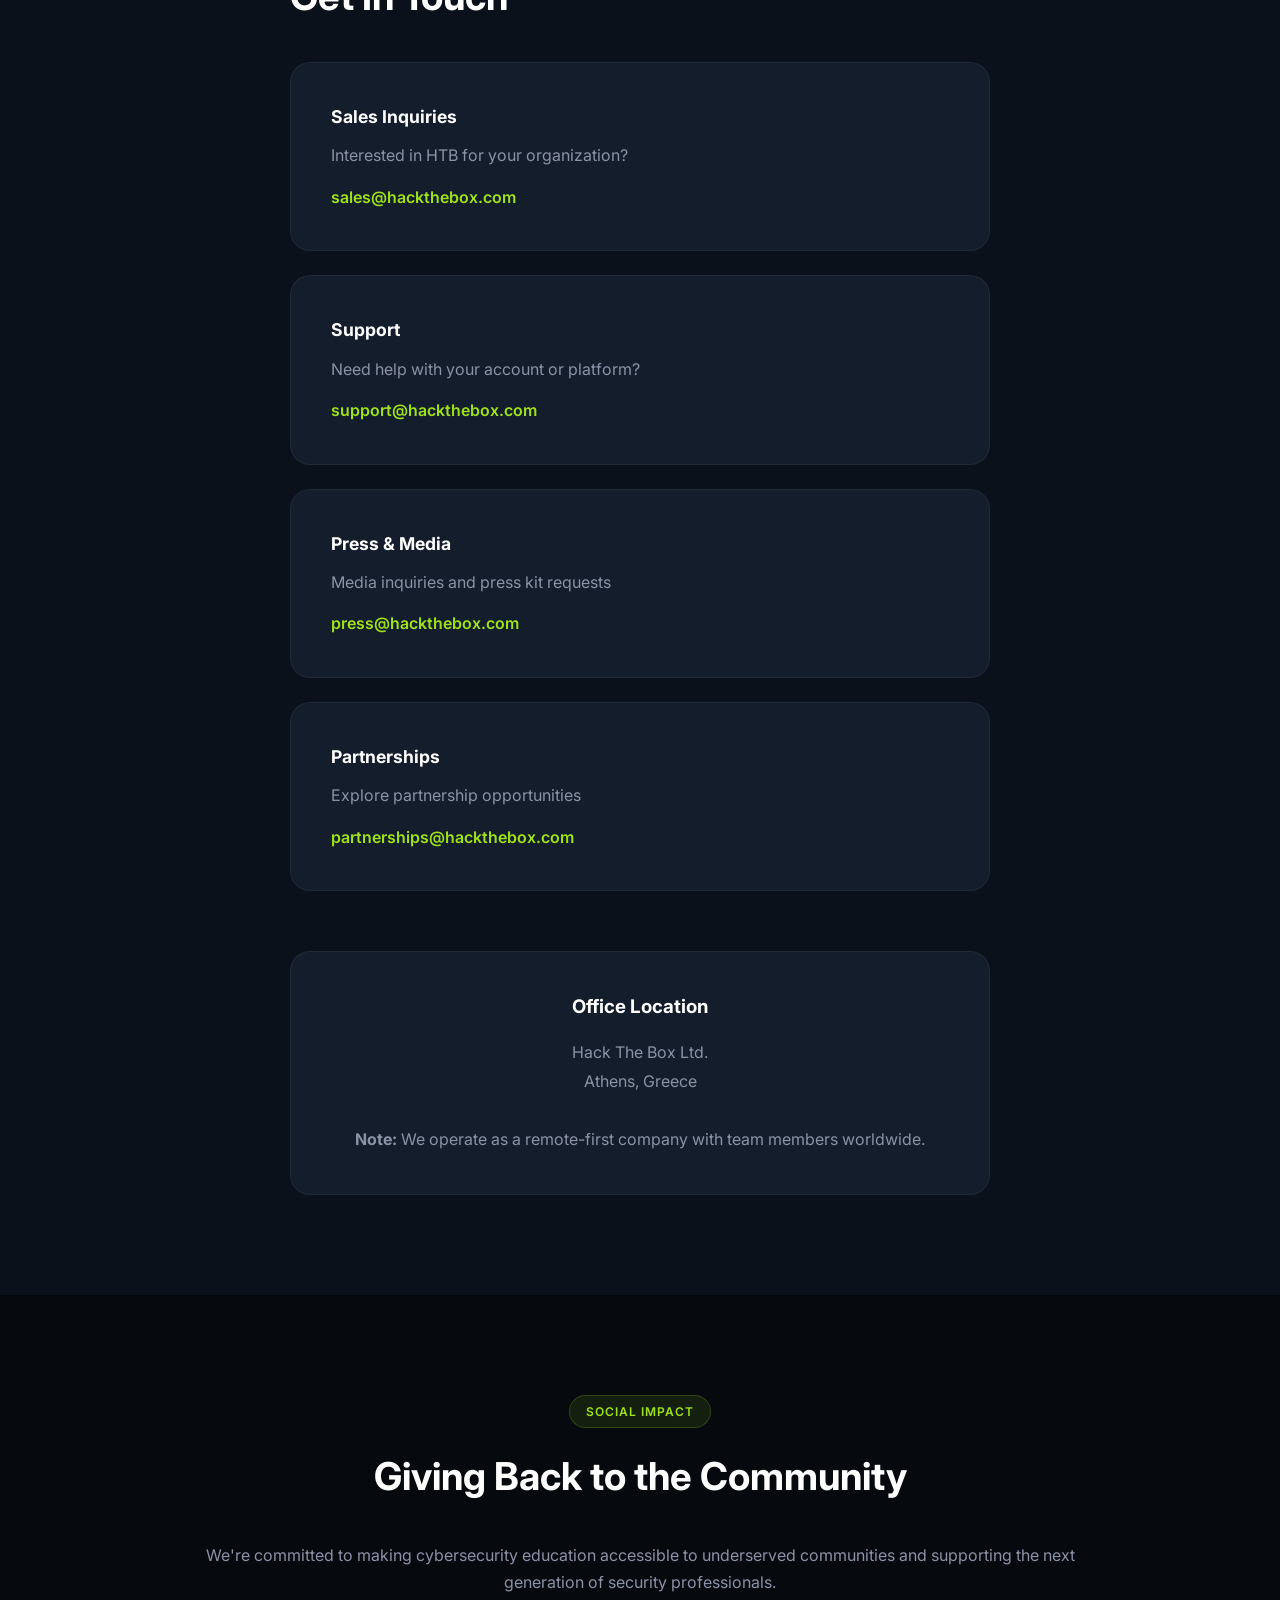
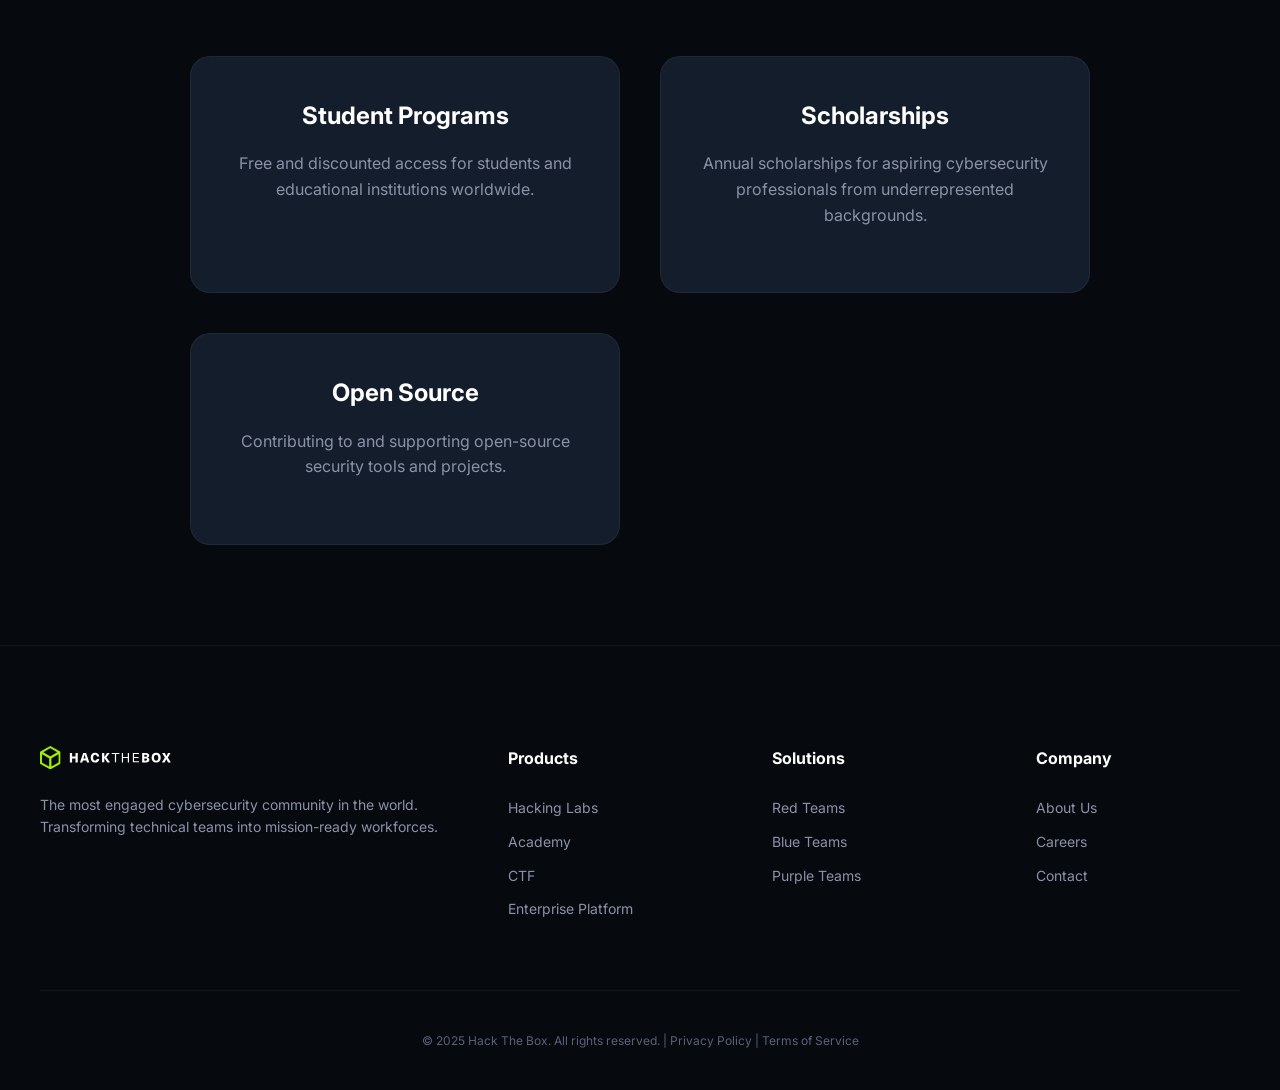
<file: company.html>
<!DOCTYPE html>
<html lang="en">

<head>
    <meta charset="UTF-8">
    <meta name="viewport" content="width=device-width, initial-scale=1.0">
    <title>About Us - Company | Hack The Box</title>
    <meta name="description"
        content="Learn about Hack The Box - the world's leading cybersecurity upskilling platform. Join our mission to transform technical teams.">
    <link rel="stylesheet" href="style.css">
    <link rel="preconnect" href="https://fonts.googleapis.com">
    <link rel="preconnect" href="https://fonts.gstatic.com" crossorigin>
    <link href="https://fonts.googleapis.com/css2?family=Inter:wght@400;500;600;700;800;900&display=swap"
        rel="stylesheet">
</head>

<body>

    <!-- Background Video -->
    <video autoplay loop muted playsinline class="back-video">
        <source src="image/video.webm" type="video/webm">
    </video>

    <!-- Sticky Navigation -->
    <header>
        <nav class="nav-wrapper">
            <div class="nav-left">
                <a href="index.html" class="logo">
                    <img src="image/mega-menu-logo-htb.svg" alt="Hack The Box">
                </a>
                <a href="index.html#why-htb" class="nav-link">Why HTB</a>
                <a href="index.html#platform" class="nav-link">Platform</a>
                <a href="pricing.html" class="nav-link">Plans</a>
                <a href="index.html#resources" class="nav-link">Resources</a>
                <a href="company.html" class="nav-link">Company</a>
            </div>
            <div class="nav-right">
                <a href="#business" class="nav-link">Business</a>
                <a href="#signin" class="nav-link">Sign in</a>
                <a href="#get-started" class="btn btn-primary">Get Started</a>
            </div>
        </nav>
    </header>

    <main>
        <!-- Hero Section -->
        <section class="hero">
            <div class="container">
                <span class="section-tag">About Hack The Box</span>
                <h1>Transforming Technical Teams<br>Into Mission-Ready<br>Workforces</h1>
                <p>We're on a mission to raise global cyber resilience by making cybersecurity training accessible,
                    engaging, and effective for everyone.</p>
            </div>
        </section>

        <!-- Mission Section -->
        <section style="background: var(--bg-darker); padding: 100px 0;">
            <div class="container">
                <div style="max-width: 900px; margin: 0 auto; text-align: center;">
                    <h2 class="section-title">Our Mission</h2>
                    <p style="color: var(--text-dim); font-size: 1.25rem; line-height: 1.8; margin-bottom: 60px;">
                        To empower individuals and organizations worldwide with the skills and knowledge needed to
                        defend against evolving cyber threats through hands-on, gamified learning experiences.
                    </p>

                    <div style="display: grid; grid-template-columns: repeat(auto-fit, minmax(250px, 1fr)); gap: 40px;">
                        <div>
                            <h3
                                style="font-size: 3rem; font-weight: 800; color: var(--primary-green); margin-bottom: 12px;">
                                4.3M+</h3>
                            <p style="color: var(--text-dim);">Community Members</p>
                        </div>
                        <div>
                            <h3
                                style="font-size: 3rem; font-weight: 800; color: var(--primary-green); margin-bottom: 12px;">
                                2000+</h3>
                            <p style="color: var(--text-dim);">Enterprise Customers</p>
                        </div>
                        <div>
                            <h3
                                style="font-size: 3rem; font-weight: 800; color: var(--primary-green); margin-bottom: 12px;">
                                190+</h3>
                            <p style="color: var(--text-dim);">Countries Worldwide</p>
                        </div>
                    </div>
                </div>
            </div>
        </section>

        <!-- Values Section -->
        <section>
            <div class="container">
                <span class="section-tag">Our Values</span>
                <h2 class="section-title" style="margin-bottom: 60px;">What Drives Us</h2>

                <div class="team-grid">
                    <div class="team-card">
                        <h3>Community First</h3>
                        <p>Everything we build starts with our community. We listen, learn, and evolve based on the
                            needs of hackers worldwide.</p>
                    </div>

                    <div class="team-card">
                        <h3>Hands-On Learning</h3>
                        <p>We believe the best way to learn cybersecurity is by doing. Our platform provides real-world
                            scenarios, not just theory.</p>
                    </div>

                    <div class="team-card">
                        <h3>Continuous Innovation</h3>
                        <p>The threat landscape never stops evolving, and neither do we. We're constantly creating new
                            content and features.</p>
                    </div>

                    <div class="team-card">
                        <h3>Accessibility</h3>
                        <p>Cybersecurity training should be accessible to everyone, regardless of background or
                            experience level.</p>
                    </div>

                    <div class="team-card">
                        <h3>Excellence</h3>
                        <p>We maintain the highest standards in content quality, platform reliability, and customer
                            support.</p>
                    </div>

                    <div class="team-card">
                        <h3>Collaboration</h3>
                        <p>We foster a culture of knowledge sharing and teamwork, both internally and within our
                            community.</p>
                    </div>
                </div>
            </div>
        </section>

        <!-- Careers Section -->
        <section id="careers" style="background: var(--bg-card); padding: 100px 0;">
            <div class="container">
                <div style="max-width: 900px; margin: 0 auto; text-align: center;">
                    <span class="section-tag">Careers</span>
                    <h2 class="section-title">Join Our Team</h2>
                    <p style="color: var(--text-dim); margin-bottom: 40px; line-height: 1.7;">
                        We're always looking for talented, passionate people to join our mission. Work with a global
                        team of cybersecurity experts and help shape the future of cyber education.
                    </p>

                    <div
                        style="display: grid; grid-template-columns: repeat(auto-fit, minmax(200px, 1fr)); gap: 32px; margin-bottom: 60px;">
                        <div>
                            <h4 style="color: var(--primary-green); margin-bottom: 8px;">Remote-First</h4>
                            <p style="color: var(--text-dim); font-size: 0.9rem;">Work from anywhere</p>
                        </div>
                        <div>
                            <h4 style="color: var(--primary-green); margin-bottom: 8px;">Competitive Pay</h4>
                            <p style="color: var(--text-dim); font-size: 0.9rem;">Industry-leading salaries</p>
                        </div>
                        <div>
                            <h4 style="color: var(--primary-green); margin-bottom: 8px;">Growth</h4>
                            <p style="color: var(--text-dim); font-size: 0.9rem;">Continuous learning opportunities</p>
                        </div>
                        <div>
                            <h4 style="color: var(--primary-green); margin-bottom: 8px;">Impact</h4>
                            <p style="color: var(--text-dim); font-size: 0.9rem;">Make a real difference</p>
                        </div>
                    </div>

                    <a href="#" class="btn btn-primary">View Open Positions</a>
                </div>
            </div>
        </section>

        <!-- Contact Section -->
        <section id="contact" style="padding: 100px 0;">
            <div class="container">
                <div style="max-width: 700px; margin: 0 auto;">
                    <span class="section-tag">Contact Us</span>
                    <h2 class="section-title" style="margin-bottom: 40px;">Get In Touch</h2>

                    <div style="display: grid; gap: 24px; margin-bottom: 60px;">
                        <div class="card">
                            <h3 style="font-size: 1.1rem; margin-bottom: 12px;">Sales Inquiries</h3>
                            <p style="color: var(--text-dim); margin-bottom: 16px;">Interested in HTB for your
                                organization?</p>
                            <a href="mailto:sales@hackthebox.com"
                                style="color: var(--primary-green); font-weight: 600;">sales@hackthebox.com</a>
                        </div>

                        <div class="card">
                            <h3 style="font-size: 1.1rem; margin-bottom: 12px;">Support</h3>
                            <p style="color: var(--text-dim); margin-bottom: 16px;">Need help with your account or
                                platform?</p>
                            <a href="mailto:support@hackthebox.com"
                                style="color: var(--primary-green); font-weight: 600;">support@hackthebox.com</a>
                        </div>

                        <div class="card">
                            <h3 style="font-size: 1.1rem; margin-bottom: 12px;">Press & Media</h3>
                            <p style="color: var(--text-dim); margin-bottom: 16px;">Media inquiries and press kit
                                requests</p>
                            <a href="mailto:press@hackthebox.com"
                                style="color: var(--primary-green); font-weight: 600;">press@hackthebox.com</a>
                        </div>

                        <div class="card">
                            <h3 style="font-size: 1.1rem; margin-bottom: 12px;">Partnerships</h3>
                            <p style="color: var(--text-dim); margin-bottom: 16px;">Explore partnership opportunities
                            </p>
                            <a href="mailto:partnerships@hackthebox.com"
                                style="color: var(--primary-green); font-weight: 600;">partnerships@hackthebox.com</a>
                        </div>
                    </div>

                    <div
                        style="text-align: center; padding: 40px; background: var(--bg-card); border-radius: 20px; border: 1px solid var(--border-subtle);">
                        <h3 style="margin-bottom: 16px;">Office Location</h3>
                        <p style="color: var(--text-dim); line-height: 1.8;">
                            Hack The Box Ltd.<br>
                            Athens, Greece<br>
                            <br>
                            <strong>Note:</strong> We operate as a remote-first company with team members worldwide.
                        </p>
                    </div>
                </div>
            </div>
        </section>

        <!-- Social Impact -->
        <section style="background: var(--bg-darker); padding: 100px 0;">
            <div class="container">
                <div style="max-width: 900px; margin: 0 auto; text-align: center;">
                    <span class="section-tag">Social Impact</span>
                    <h2 class="section-title">Giving Back to the Community</h2>
                    <p style="color: var(--text-dim); margin-bottom: 60px; line-height: 1.7;">
                        We're committed to making cybersecurity education accessible to underserved communities and
                        supporting the next generation of security professionals.
                    </p>

                    <div class="grid">
                        <div class="card">
                            <h3>Student Programs</h3>
                            <p>Free and discounted access for students and educational institutions worldwide.</p>
                        </div>

                        <div class="card">
                            <h3>Scholarships</h3>
                            <p>Annual scholarships for aspiring cybersecurity professionals from underrepresented
                                backgrounds.</p>
                        </div>

                        <div class="card">
                            <h3>Open Source</h3>
                            <p>Contributing to and supporting open-source security tools and projects.</p>
                        </div>
                    </div>
                </div>
            </div>
        </section>

    </main>

    <!-- Footer -->
    <footer>
        <div class="container">
            <div class="footer-grid">
                <div>
                    <img src="image/mega-menu-logo-htb.svg" alt="HTB" height="24" style="margin-bottom: 24px;">
                    <p style="font-size: 14px; color: var(--text-dim); line-height: 1.6;">The most engaged cybersecurity
                        community in the world. Transforming technical teams into mission-ready workforces.</p>
                </div>

                <div>
                    <h4>Products</h4>
                    <ul>
                        <li><a href="#">Hacking Labs</a></li>
                        <li><a href="#">Academy</a></li>
                        <li><a href="#">CTF</a></li>
                        <li><a href="#">Enterprise Platform</a></li>
                    </ul>
                </div>

                <div>
                    <h4>Solutions</h4>
                    <ul>
                        <li><a href="red-teams.html">Red Teams</a></li>
                        <li><a href="blue-teams.html">Blue Teams</a></li>
                        <li><a href="purple-teams.html">Purple Teams</a></li>
                    </ul>
                </div>

                <div>
                    <h4>Company</h4>
                    <ul>
                        <li><a href="company.html">About Us</a></li>
                        <li><a href="company.html#careers">Careers</a></li>
                        <li><a href="company.html#contact">Contact</a></li>
                    </ul>
                </div>
            </div>

            <div class="footer-bottom">
                <p>&copy; 2025 Hack The Box. All rights reserved. | Privacy Policy | Terms of Service</p>
            </div>
        </div>
    </footer>

</body>

</html>
</file>
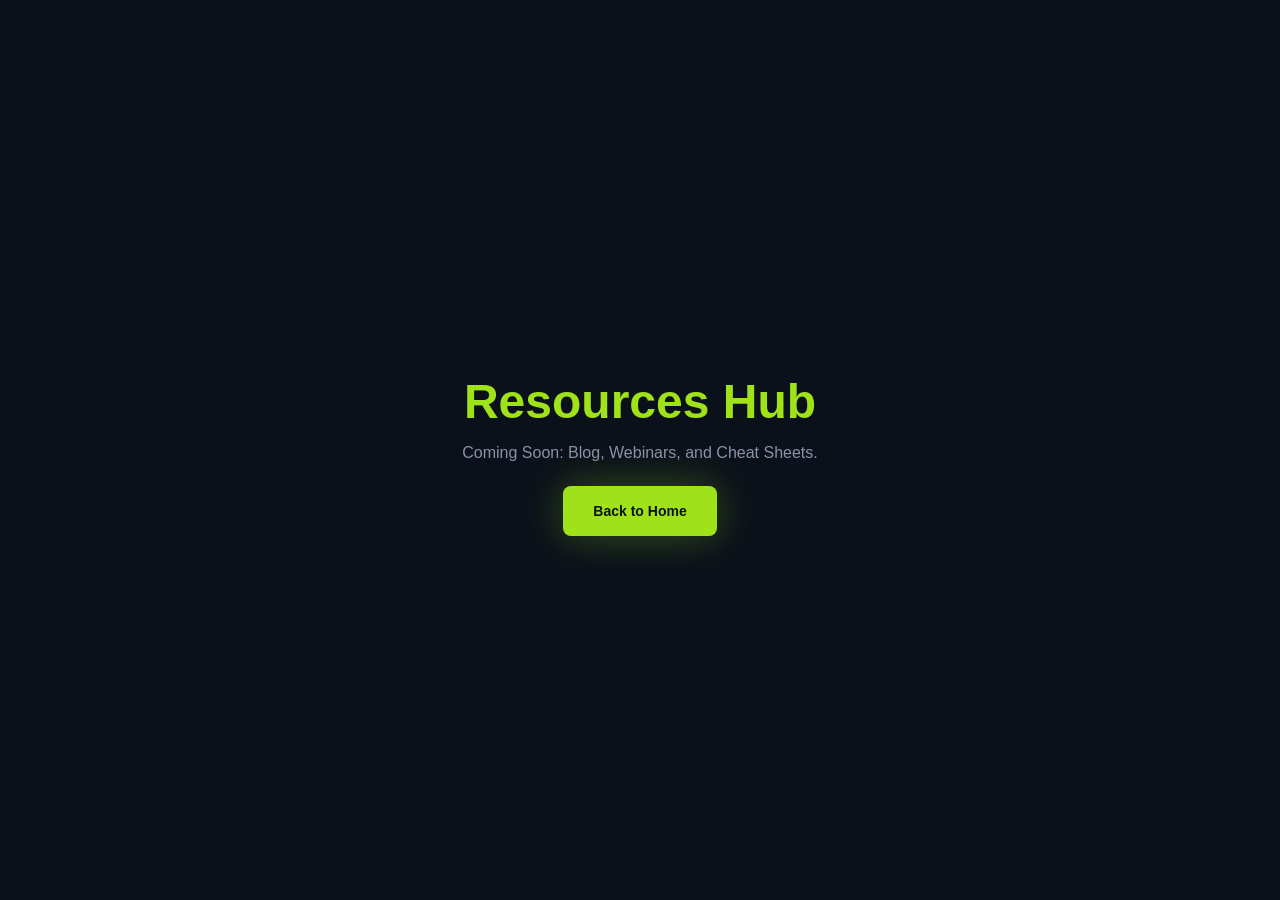
<file: cybersecurity-resources.html>
<!DOCTYPE html>
<html lang="en">

<head>
    <meta charset="UTF-8">
    <title>Resources | Hack The Box</title>
    <link rel="stylesheet" href="../style.css">
</head>

<body style="display: flex; justify-content: center; align-items: center; height: 100vh;">
    <div style="text-align: center;">
        <h1 style="color: var(--primary-green); font-size: 3rem;">Resources Hub</h1>
        <p style="color: var(--text-dim);">Coming Soon: Blog, Webinars, and Cheat Sheets.</p>
        <a href="/" class="btn btn-primary" style="margin-top: 20px;">Back to Home</a>
    </div>
</body>

</html>
</file>
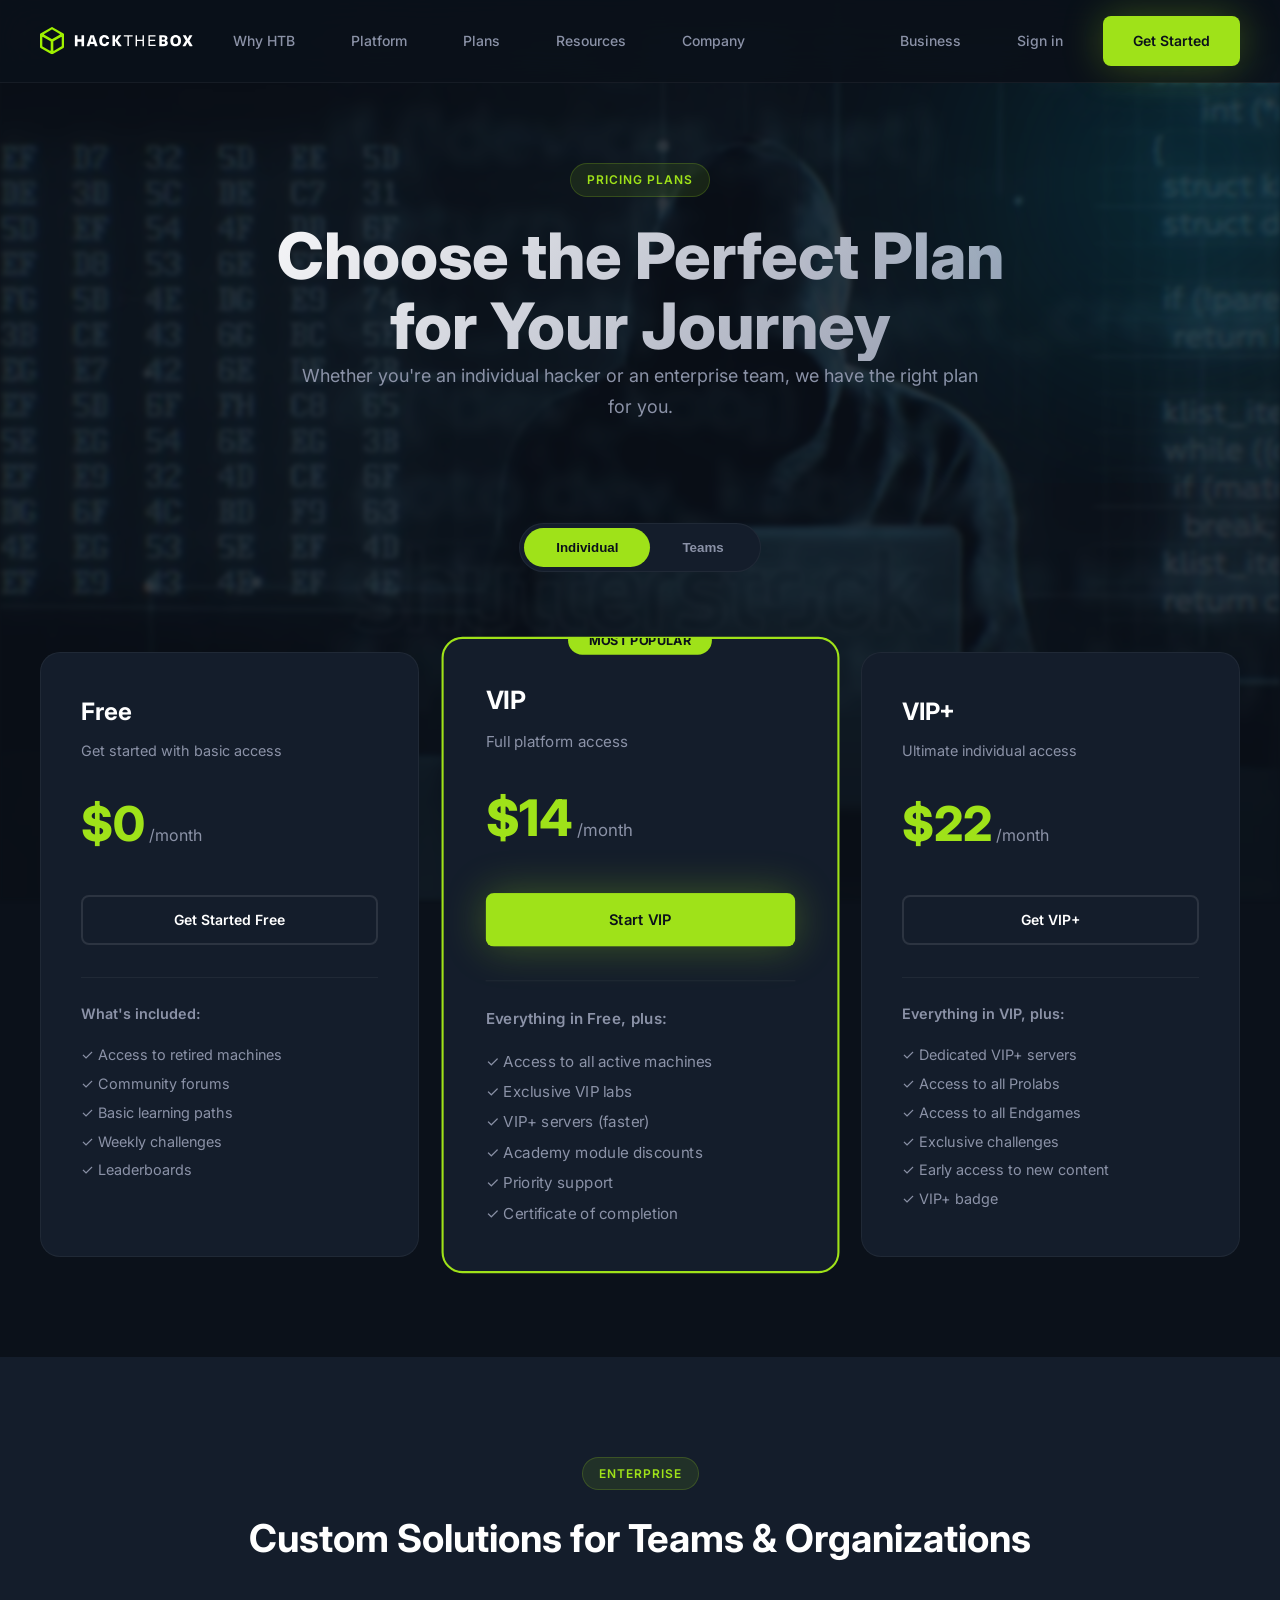
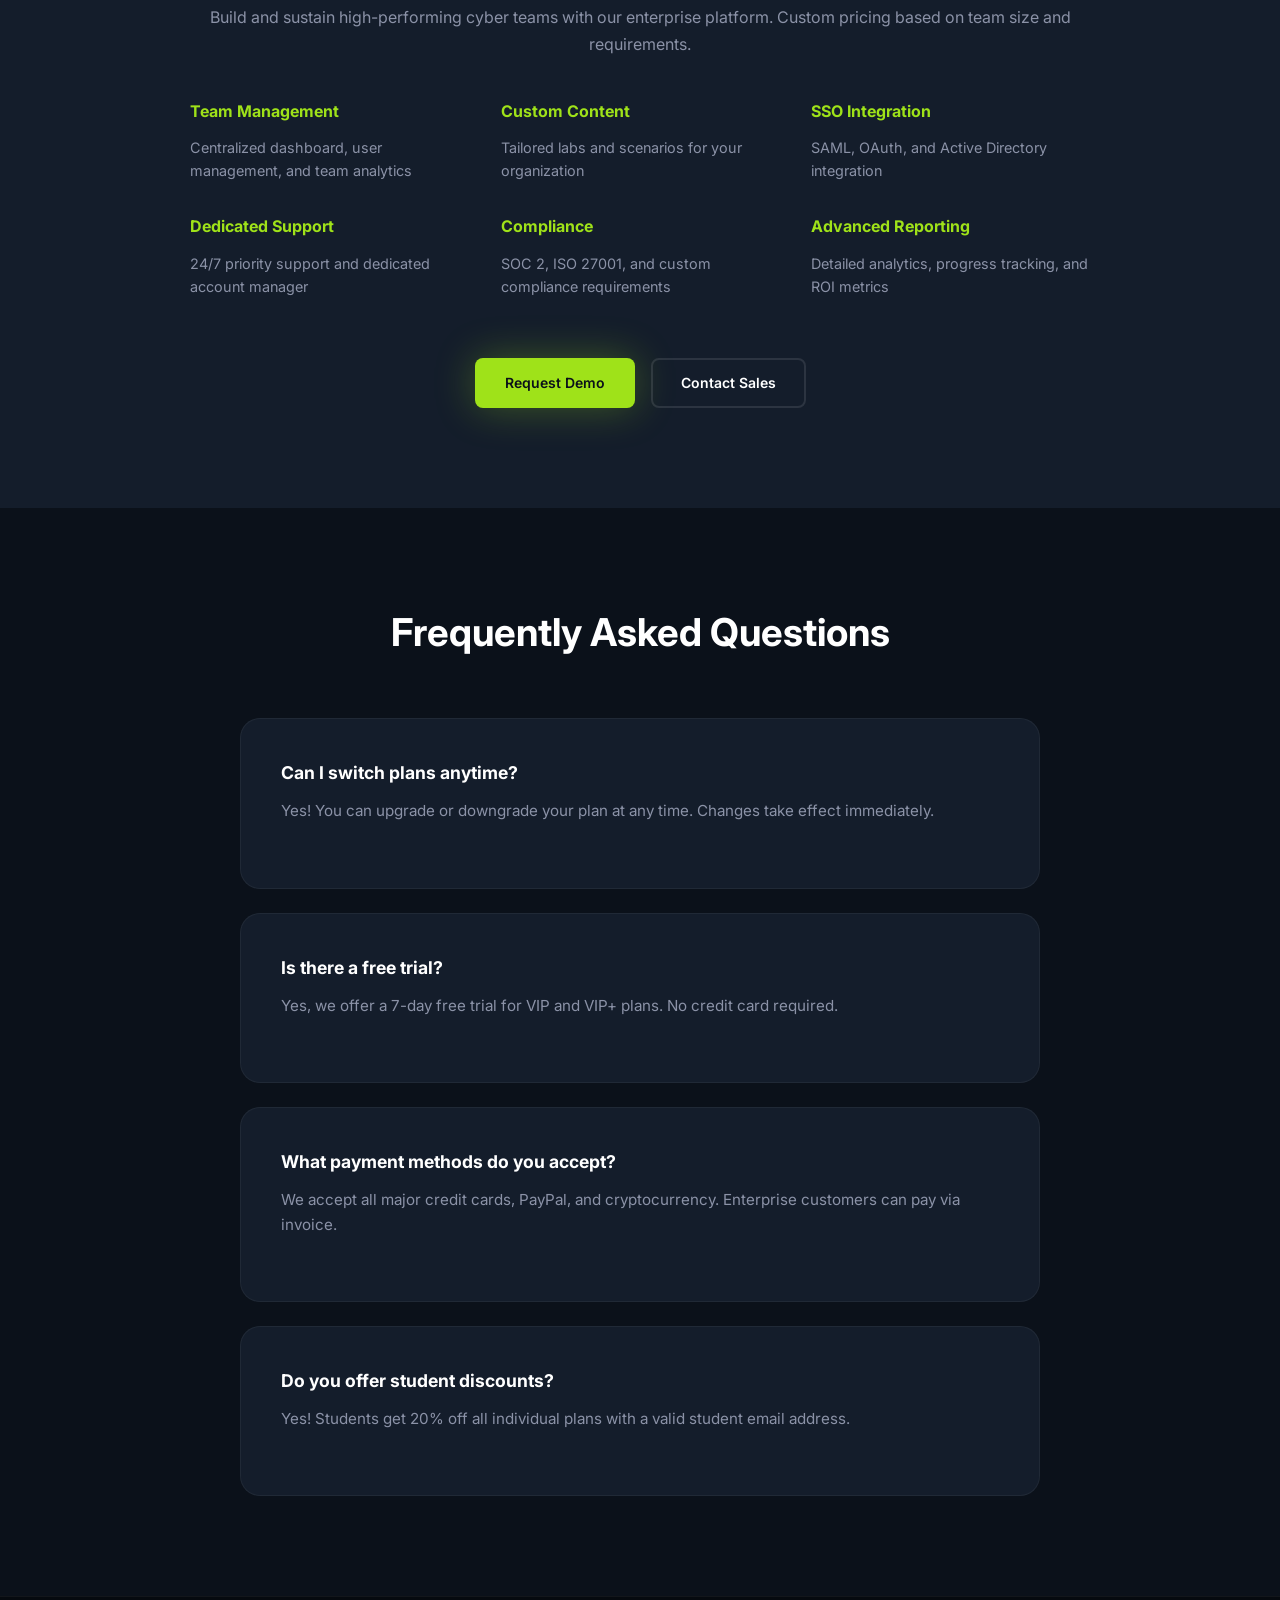
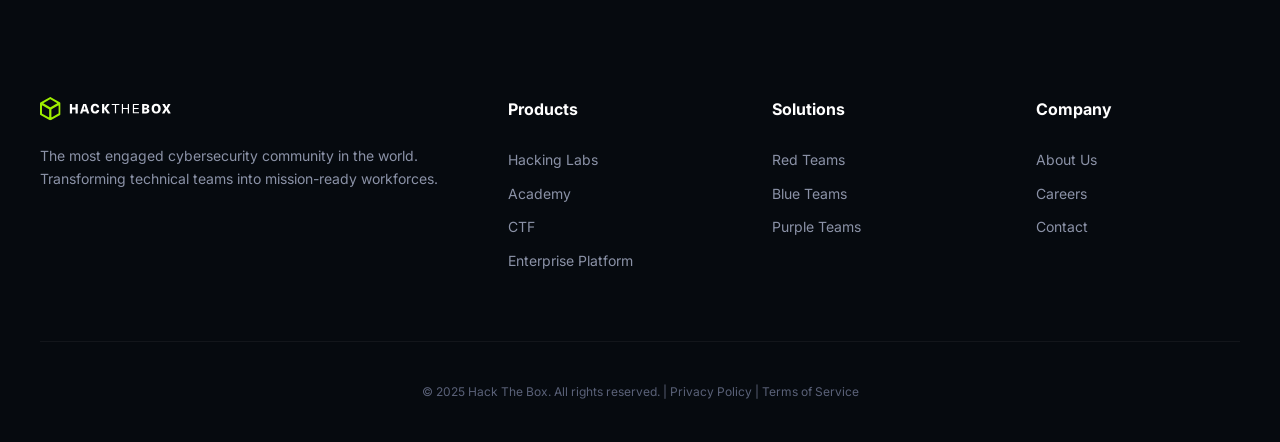
<file: pricing.html>
<!DOCTYPE html>
<html lang="en">

<head>
    <meta charset="UTF-8">
    <meta name="viewport" content="width=device-width, initial-scale=1.0">
    <title>Pricing - Plans for Individuals & Teams | Hack The Box</title>
    <meta name="description"
        content="Choose the perfect HTB plan for your cybersecurity training needs. Individual, team, and enterprise options available.">
    <link rel="stylesheet" href="style.css">
    <link rel="preconnect" href="https://fonts.googleapis.com">
    <link rel="preconnect" href="https://fonts.gstatic.com" crossorigin>
    <link href="https://fonts.googleapis.com/css2?family=Inter:wght@400;500;600;700;800;900&display=swap"
        rel="stylesheet">
</head>

<body>

    <!-- Background Video -->
    <video autoplay loop muted playsinline class="back-video">
        <source src="image/video.webm" type="video/webm">
    </video>

    <!-- Sticky Navigation -->
    <header>
        <nav class="nav-wrapper">
            <div class="nav-left">
                <a href="index.html" class="logo">
                    <img src="image/mega-menu-logo-htb.svg" alt="Hack The Box">
                </a>
                <a href="index.html#why-htb" class="nav-link">Why HTB</a>
                <a href="index.html#platform" class="nav-link">Platform</a>
                <a href="pricing.html" class="nav-link">Plans</a>
                <a href="index.html#resources" class="nav-link">Resources</a>
                <a href="company.html" class="nav-link">Company</a>
            </div>
            <div class="nav-right">
                <a href="#business" class="nav-link">Business</a>
                <a href="#signin" class="nav-link">Sign in</a>
                <a href="#get-started" class="btn btn-primary">Get Started</a>
            </div>
        </nav>
    </header>

    <main>
        <!-- Hero Section -->
        <section class="hero" style="padding: 80px 0 60px;">
            <div class="container" style="text-align: center;">
                <span class="section-tag">Pricing Plans</span>
                <h1 style="max-width: 900px; margin: 0 auto;">Choose the Perfect Plan<br>for Your Journey</h1>
                <p style="max-width: 700px; margin: 0 auto;">Whether you're an individual hacker or an enterprise team,
                    we have the right plan for you.</p>
            </div>
        </section>

        <!-- Pricing Toggle -->
        <section style="padding: 40px 0;">
            <div class="container" style="text-align: center;">
                <div
                    style="display: inline-flex; background: var(--bg-card); border: 1px solid var(--border-subtle); border-radius: 100px; padding: 4px;">
                    <button
                        style="padding: 12px 32px; border-radius: 100px; background: var(--primary-green); color: var(--bg-dark); border: none; font-weight: 600; cursor: pointer;">Individual</button>
                    <button
                        style="padding: 12px 32px; border-radius: 100px; background: transparent; color: var(--text-dim); border: none; font-weight: 600; cursor: pointer;">Teams</button>
                </div>
            </div>
        </section>

        <!-- Pricing Cards -->
        <section style="padding: 40px 0 100px;">
            <div class="container">
                <div
                    style="display: grid; grid-template-columns: repeat(auto-fit, minmax(320px, 1fr)); gap: 32px; max-width: 1200px; margin: 0 auto;">

                    <!-- Free Plan -->
                    <div class="card" style="position: relative;">
                        <div style="margin-bottom: 24px;">
                            <h3 style="font-size: 1.5rem; margin-bottom: 8px;">Free</h3>
                            <p style="color: var(--text-dim); font-size: 0.9rem;">Get started with basic access</p>
                        </div>
                        <div style="margin-bottom: 32px;">
                            <span style="font-size: 3rem; font-weight: 800; color: var(--primary-green);">$0</span>
                            <span style="color: var(--text-dim);">/month</span>
                        </div>
                        <a href="#" class="btn btn-outline"
                            style="width: 100%; justify-content: center; margin-bottom: 32px;">Get Started Free</a>
                        <div style="border-top: 1px solid var(--border-subtle); padding-top: 24px;">
                            <p style="font-weight: 600; margin-bottom: 16px; font-size: 0.9rem;">What's included:</p>
                            <ul style="color: var(--text-dim); line-height: 2; font-size: 0.9rem;">
                                <li>✓ Access to retired machines</li>
                                <li>✓ Community forums</li>
                                <li>✓ Basic learning paths</li>
                                <li>✓ Weekly challenges</li>
                                <li>✓ Leaderboards</li>
                            </ul>
                        </div>
                    </div>

                    <!-- VIP Plan -->
                    <div class="card"
                        style="position: relative; border: 2px solid var(--primary-green); transform: scale(1.05);">
                        <div
                            style="position: absolute; top: -12px; left: 50%; transform: translateX(-50%); background: var(--primary-green); color: var(--bg-dark); padding: 4px 20px; border-radius: 100px; font-size: 0.75rem; font-weight: 700;">
                            MOST POPULAR</div>
                        <div style="margin-bottom: 24px;">
                            <h3 style="font-size: 1.5rem; margin-bottom: 8px;">VIP</h3>
                            <p style="color: var(--text-dim); font-size: 0.9rem;">Full platform access</p>
                        </div>
                        <div style="margin-bottom: 32px;">
                            <span style="font-size: 3rem; font-weight: 800; color: var(--primary-green);">$14</span>
                            <span style="color: var(--text-dim);">/month</span>
                        </div>
                        <a href="#" class="btn btn-primary"
                            style="width: 100%; justify-content: center; margin-bottom: 32px;">Start VIP</a>
                        <div style="border-top: 1px solid var(--border-subtle); padding-top: 24px;">
                            <p style="font-weight: 600; margin-bottom: 16px; font-size: 0.9rem;">Everything in Free,
                                plus:</p>
                            <ul style="color: var(--text-dim); line-height: 2; font-size: 0.9rem;">
                                <li>✓ Access to all active machines</li>
                                <li>✓ Exclusive VIP labs</li>
                                <li>✓ VIP+ servers (faster)</li>
                                <li>✓ Academy module discounts</li>
                                <li>✓ Priority support</li>
                                <li>✓ Certificate of completion</li>
                            </ul>
                        </div>
                    </div>

                    <!-- VIP+ Plan -->
                    <div class="card" style="position: relative;">
                        <div style="margin-bottom: 24px;">
                            <h3 style="font-size: 1.5rem; margin-bottom: 8px;">VIP+</h3>
                            <p style="color: var(--text-dim); font-size: 0.9rem;">Ultimate individual access</p>
                        </div>
                        <div style="margin-bottom: 32px;">
                            <span style="font-size: 3rem; font-weight: 800; color: var(--primary-green);">$22</span>
                            <span style="color: var(--text-dim);">/month</span>
                        </div>
                        <a href="#" class="btn btn-outline"
                            style="width: 100%; justify-content: center; margin-bottom: 32px;">Get VIP+</a>
                        <div style="border-top: 1px solid var(--border-subtle); padding-top: 24px;">
                            <p style="font-weight: 600; margin-bottom: 16px; font-size: 0.9rem;">Everything in VIP,
                                plus:</p>
                            <ul style="color: var(--text-dim); line-height: 2; font-size: 0.9rem;">
                                <li>✓ Dedicated VIP+ servers</li>
                                <li>✓ Access to all Prolabs</li>
                                <li>✓ Access to all Endgames</li>
                                <li>✓ Exclusive challenges</li>
                                <li>✓ Early access to new content</li>
                                <li>✓ VIP+ badge</li>
                            </ul>
                        </div>
                    </div>

                </div>
            </div>
        </section>

        <!-- Enterprise Section -->
        <section style="background: var(--bg-card); padding: 100px 0;">
            <div class="container">
                <div style="max-width: 900px; margin: 0 auto; text-align: center;">
                    <span class="section-tag">Enterprise</span>
                    <h2 class="section-title">Custom Solutions for Teams & Organizations</h2>
                    <p style="color: var(--text-dim); margin-bottom: 40px; line-height: 1.7;">
                        Build and sustain high-performing cyber teams with our enterprise platform. Custom pricing based
                        on team size and requirements.
                    </p>

                    <div
                        style="display: grid; grid-template-columns: repeat(auto-fit, minmax(250px, 1fr)); gap: 32px; margin-bottom: 60px; text-align: left;">
                        <div>
                            <h4 style="margin-bottom: 12px; color: var(--primary-green);">Team Management</h4>
                            <p style="color: var(--text-dim); font-size: 0.9rem;">Centralized dashboard, user
                                management, and team analytics</p>
                        </div>
                        <div>
                            <h4 style="margin-bottom: 12px; color: var(--primary-green);">Custom Content</h4>
                            <p style="color: var(--text-dim); font-size: 0.9rem;">Tailored labs and scenarios for your
                                organization</p>
                        </div>
                        <div>
                            <h4 style="margin-bottom: 12px; color: var(--primary-green);">SSO Integration</h4>
                            <p style="color: var(--text-dim); font-size: 0.9rem;">SAML, OAuth, and Active Directory
                                integration</p>
                        </div>
                        <div>
                            <h4 style="margin-bottom: 12px; color: var(--primary-green);">Dedicated Support</h4>
                            <p style="color: var(--text-dim); font-size: 0.9rem;">24/7 priority support and dedicated
                                account manager</p>
                        </div>
                        <div>
                            <h4 style="margin-bottom: 12px; color: var(--primary-green);">Compliance</h4>
                            <p style="color: var(--text-dim); font-size: 0.9rem;">SOC 2, ISO 27001, and custom
                                compliance requirements</p>
                        </div>
                        <div>
                            <h4 style="margin-bottom: 12px; color: var(--primary-green);">Advanced Reporting</h4>
                            <p style="color: var(--text-dim); font-size: 0.9rem;">Detailed analytics, progress tracking,
                                and ROI metrics</p>
                        </div>
                    </div>

                    <div class="hero-btns" style="justify-content: center;">
                        <a href="#" class="btn btn-primary">Request Demo</a>
                        <a href="company.html#contact" class="btn btn-outline">Contact Sales</a>
                    </div>
                </div>
            </div>
        </section>

        <!-- FAQ Section -->
        <section style="padding: 100px 0;">
            <div class="container">
                <div style="max-width: 800px; margin: 0 auto;">
                    <h2 class="section-title" style="text-align: center; margin-bottom: 60px;">Frequently Asked
                        Questions</h2>

                    <div style="display: grid; gap: 24px;">
                        <div class="card">
                            <h3 style="font-size: 1.1rem; margin-bottom: 12px;">Can I switch plans anytime?</h3>
                            <p style="color: var(--text-dim); font-size: 0.95rem;">Yes! You can upgrade or downgrade
                                your plan at any time. Changes take effect immediately.</p>
                        </div>

                        <div class="card">
                            <h3 style="font-size: 1.1rem; margin-bottom: 12px;">Is there a free trial?</h3>
                            <p style="color: var(--text-dim); font-size: 0.95rem;">Yes, we offer a 7-day free trial for
                                VIP and VIP+ plans. No credit card required.</p>
                        </div>

                        <div class="card">
                            <h3 style="font-size: 1.1rem; margin-bottom: 12px;">What payment methods do you accept?</h3>
                            <p style="color: var(--text-dim); font-size: 0.95rem;">We accept all major credit cards,
                                PayPal, and cryptocurrency. Enterprise customers can pay via invoice.</p>
                        </div>

                        <div class="card">
                            <h3 style="font-size: 1.1rem; margin-bottom: 12px;">Do you offer student discounts?</h3>
                            <p style="color: var(--text-dim); font-size: 0.95rem;">Yes! Students get 20% off all
                                individual plans with a valid student email address.</p>
                        </div>
                    </div>
                </div>
            </div>
        </section>

    </main>

    <!-- Footer -->
    <footer>
        <div class="container">
            <div class="footer-grid">
                <div>
                    <img src="image/mega-menu-logo-htb.svg" alt="HTB" height="24" style="margin-bottom: 24px;">
                    <p style="font-size: 14px; color: var(--text-dim); line-height: 1.6;">The most engaged cybersecurity
                        community in the world. Transforming technical teams into mission-ready workforces.</p>
                </div>

                <div>
                    <h4>Products</h4>
                    <ul>
                        <li><a href="#">Hacking Labs</a></li>
                        <li><a href="#">Academy</a></li>
                        <li><a href="#">CTF</a></li>
                        <li><a href="#">Enterprise Platform</a></li>
                    </ul>
                </div>

                <div>
                    <h4>Solutions</h4>
                    <ul>
                        <li><a href="red-teams.html">Red Teams</a></li>
                        <li><a href="blue-teams.html">Blue Teams</a></li>
                        <li><a href="purple-teams.html">Purple Teams</a></li>
                    </ul>
                </div>

                <div>
                    <h4>Company</h4>
                    <ul>
                        <li><a href="company.html">About Us</a></li>
                        <li><a href="company.html#careers">Careers</a></li>
                        <li><a href="company.html#contact">Contact</a></li>
                    </ul>
                </div>
            </div>

            <div class="footer-bottom">
                <p>&copy; 2025 Hack The Box. All rights reserved. | Privacy Policy | Terms of Service</p>
            </div>
        </div>
    </footer>

</body>

</html>
</file>
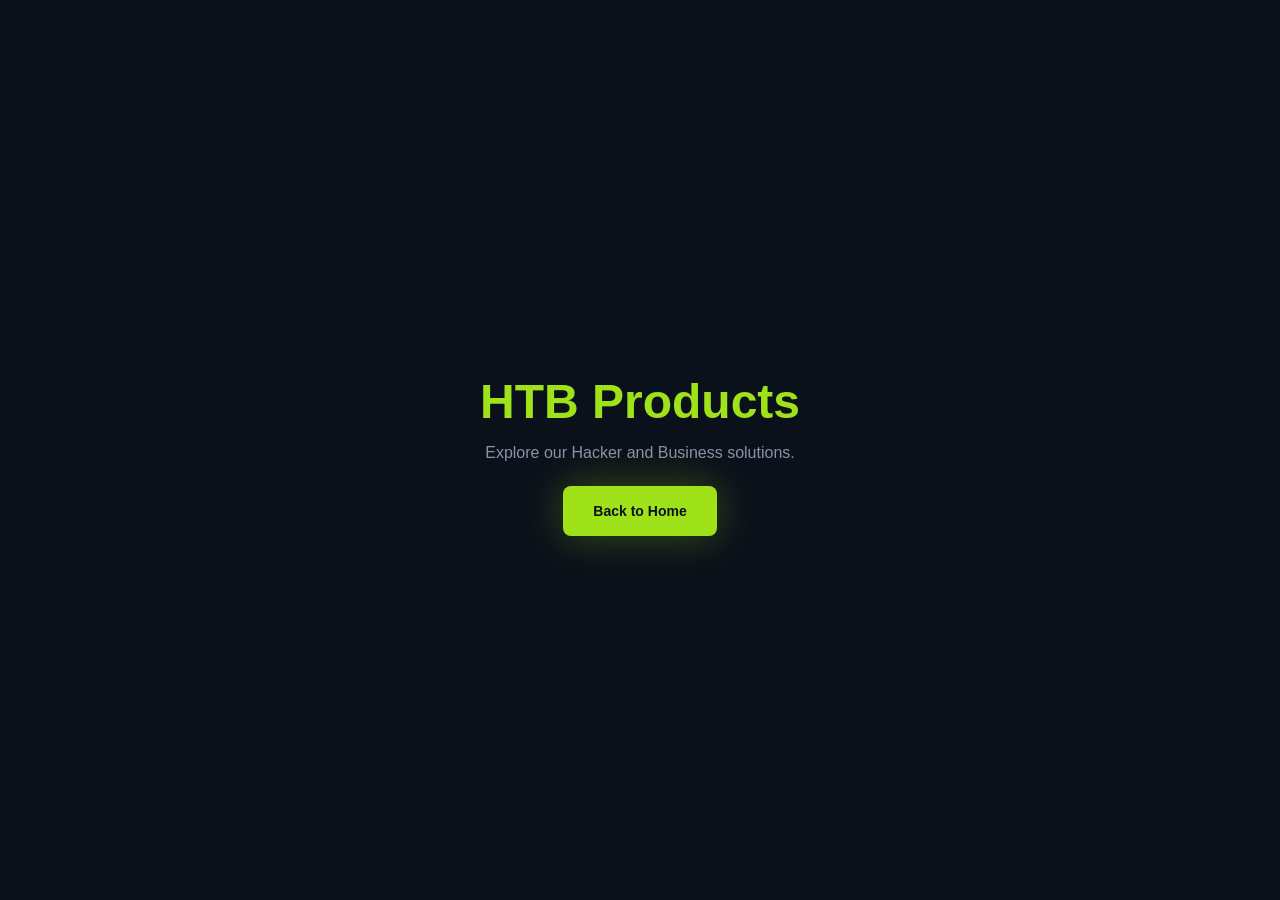
<file: products.html>
<!DOCTYPE html>
<html lang="en">

<head>
    <meta charset="UTF-8">
    <title>Products | Hack The Box</title>
    <link rel="stylesheet" href="../style.css">
</head>

<body style="display: flex; justify-content: center; align-items: center; height: 100vh;">
    <div style="text-align: center;">
        <h1 style="color: var(--primary-green); font-size: 3rem;">HTB Products</h1>
        <p style="color: var(--text-dim);">Explore our Hacker and Business solutions.</p>
        <a href="/" class="btn btn-primary" style="margin-top: 20px;">Back to Home</a>
    </div>
</body>

</html>
</file>
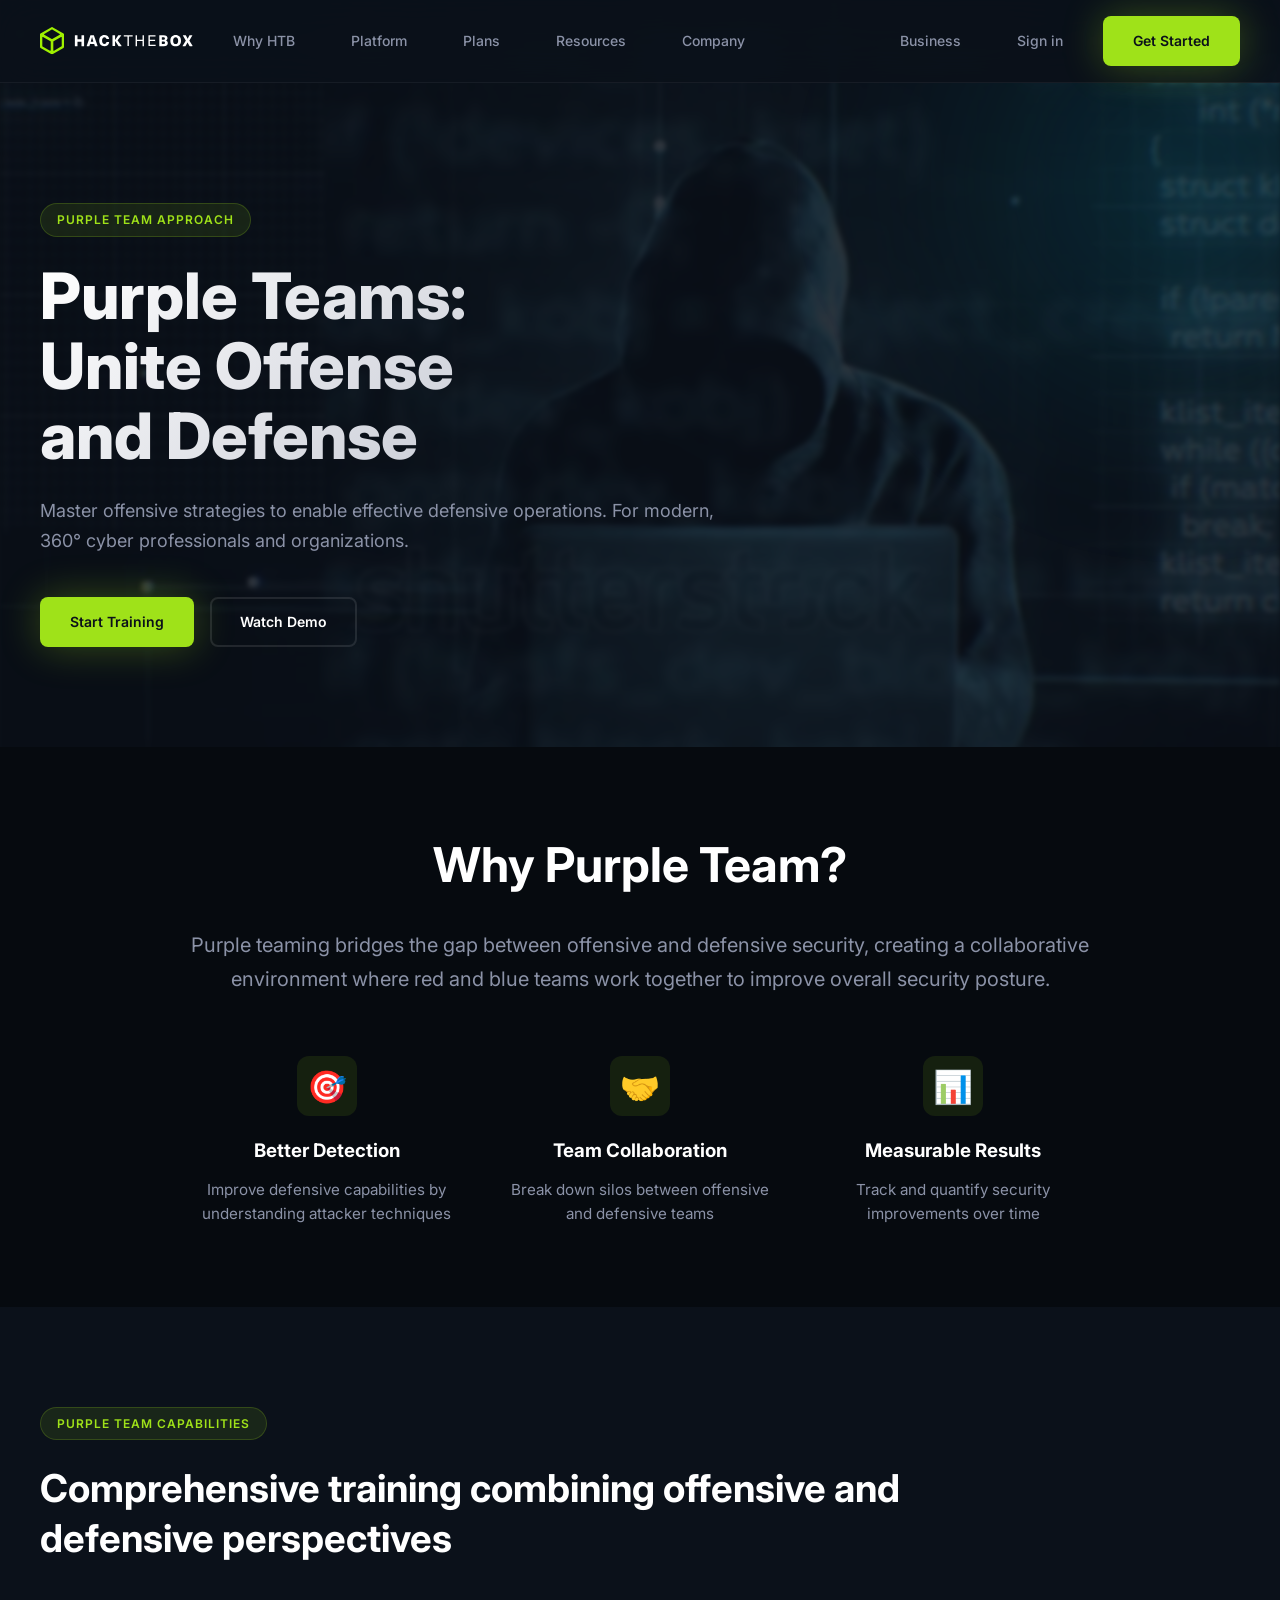
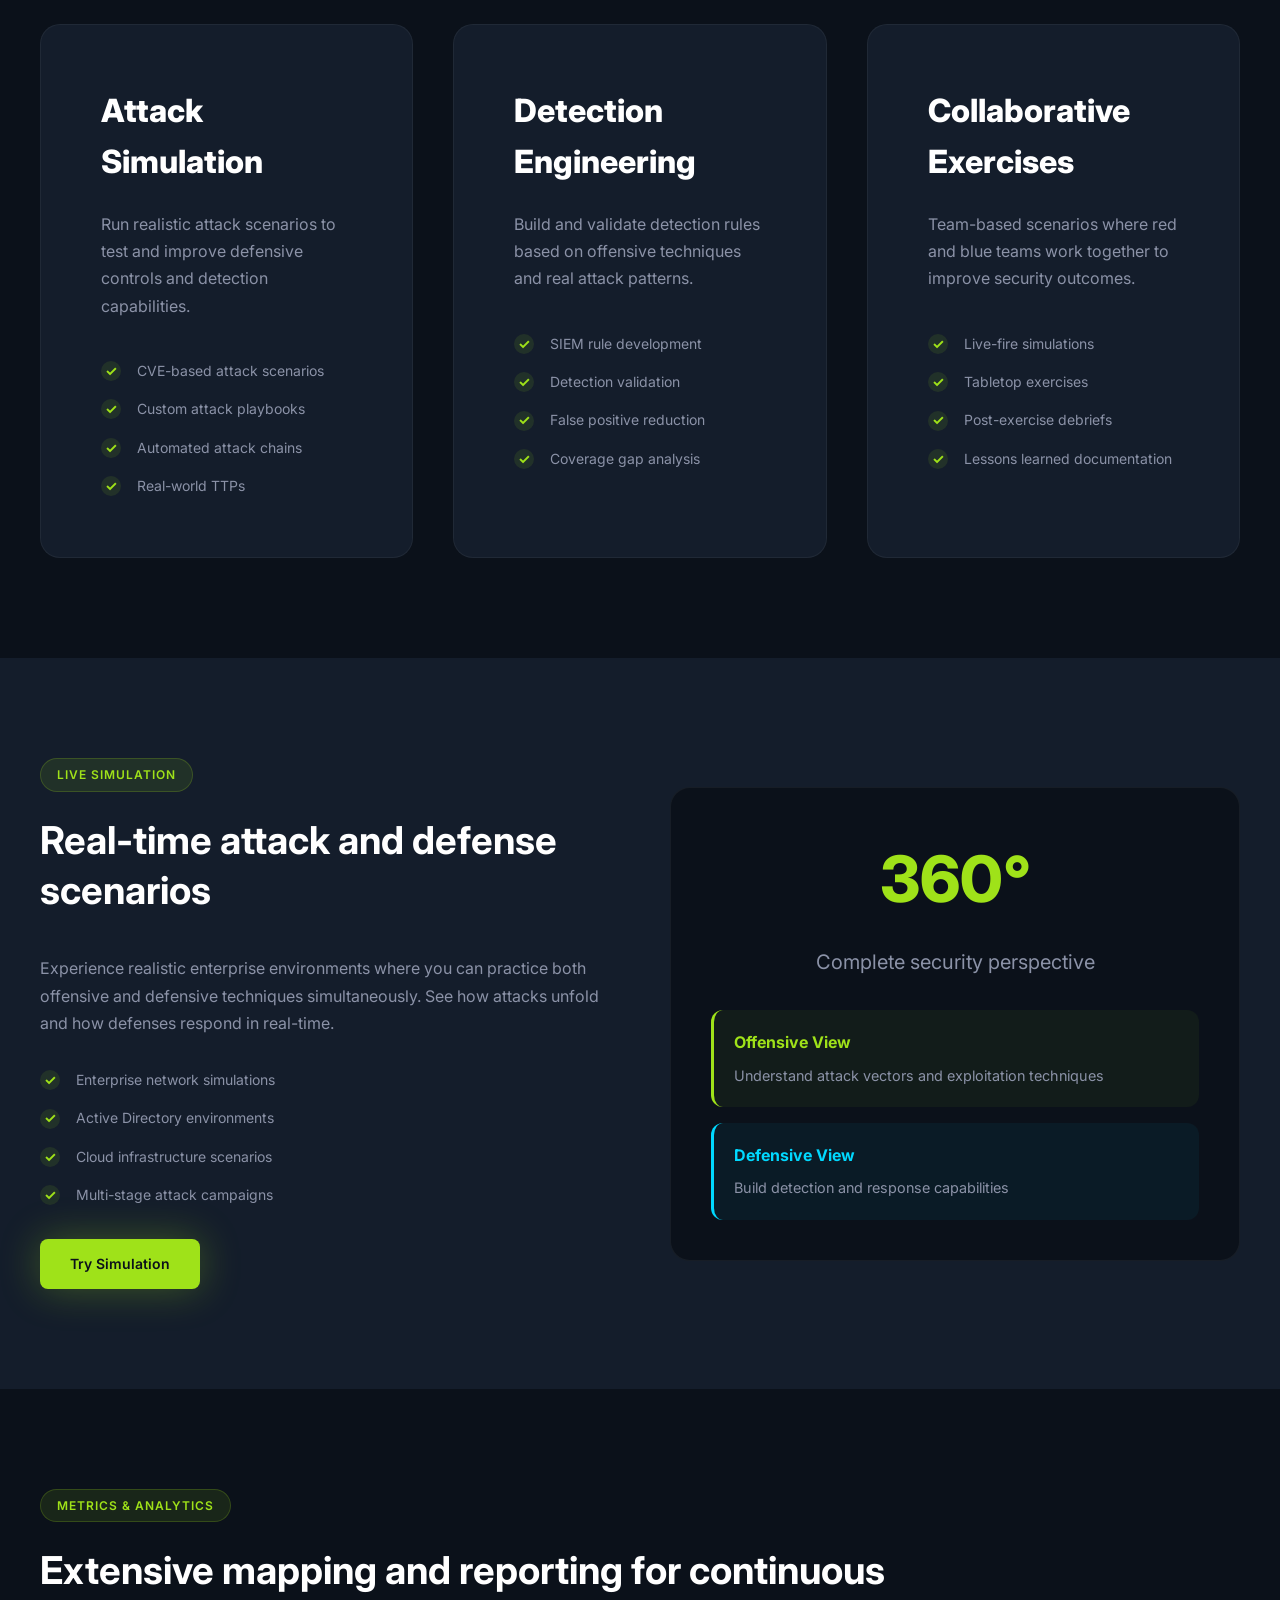
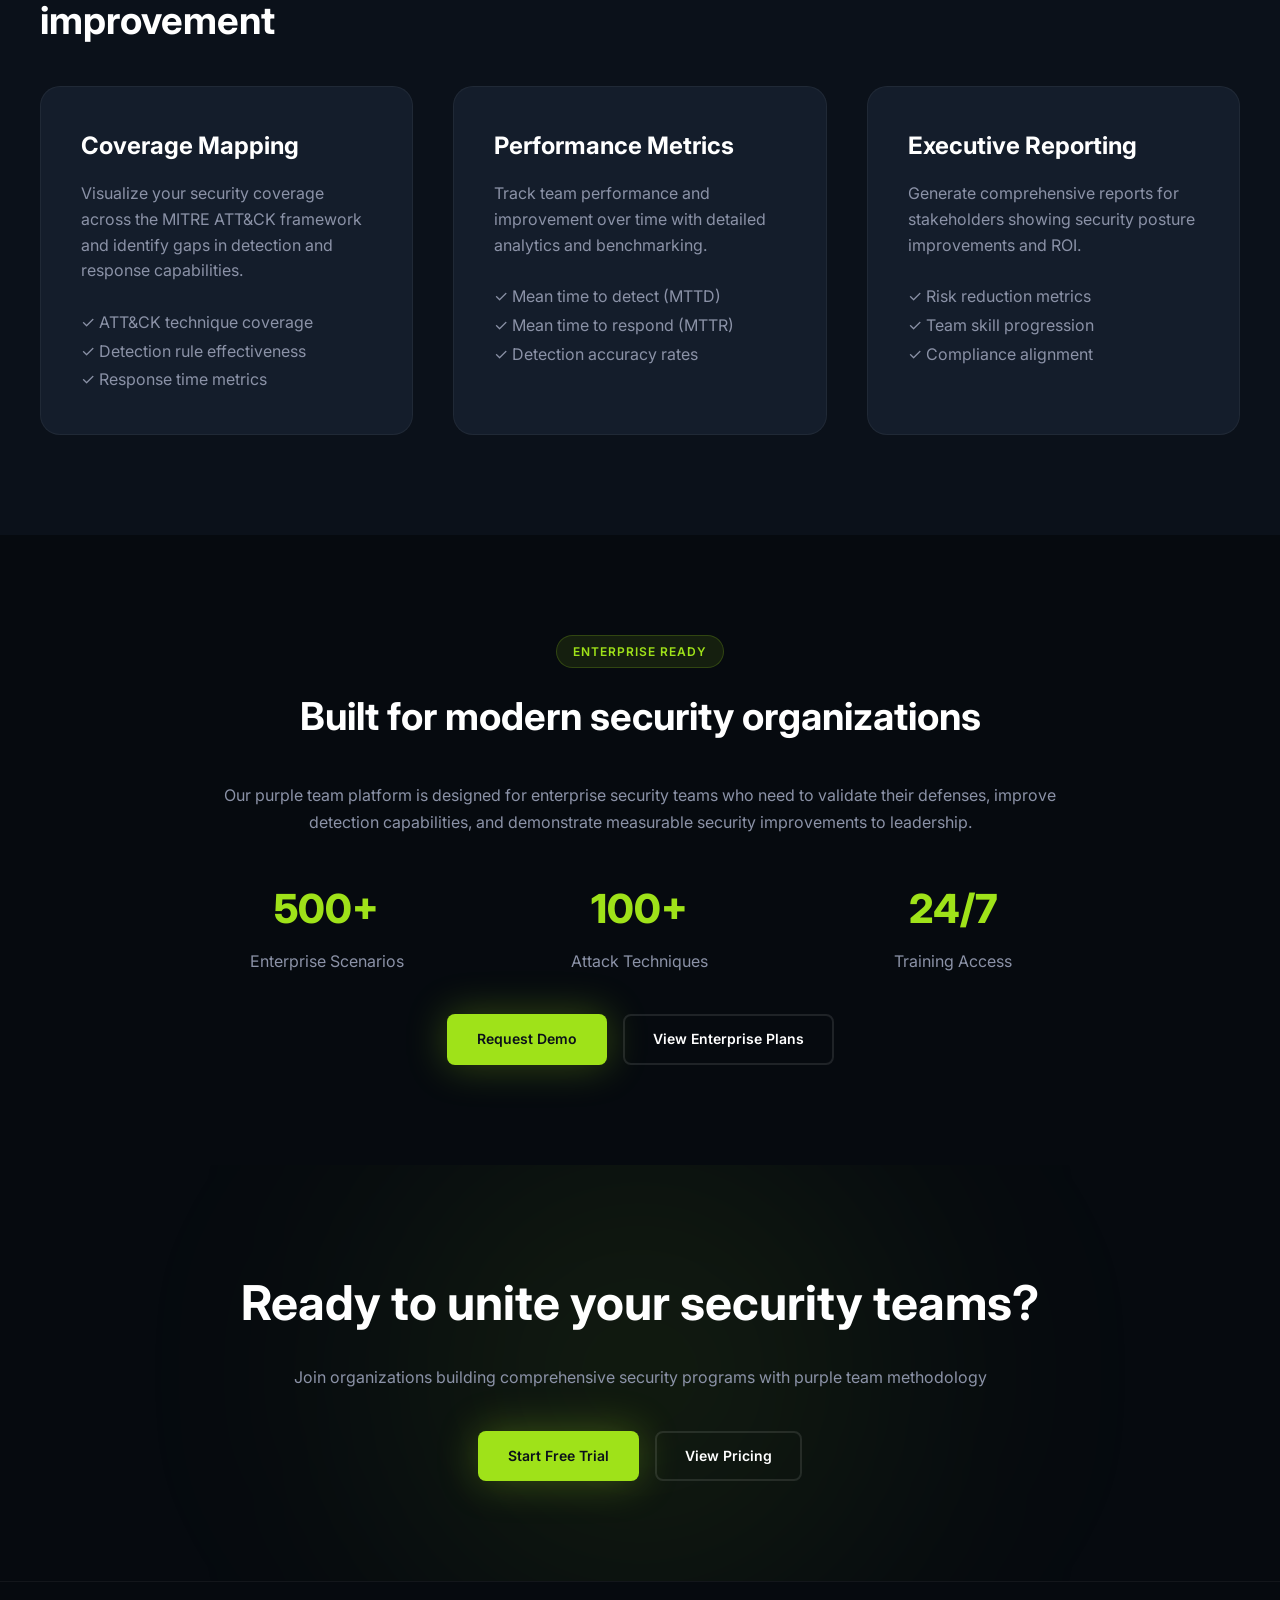
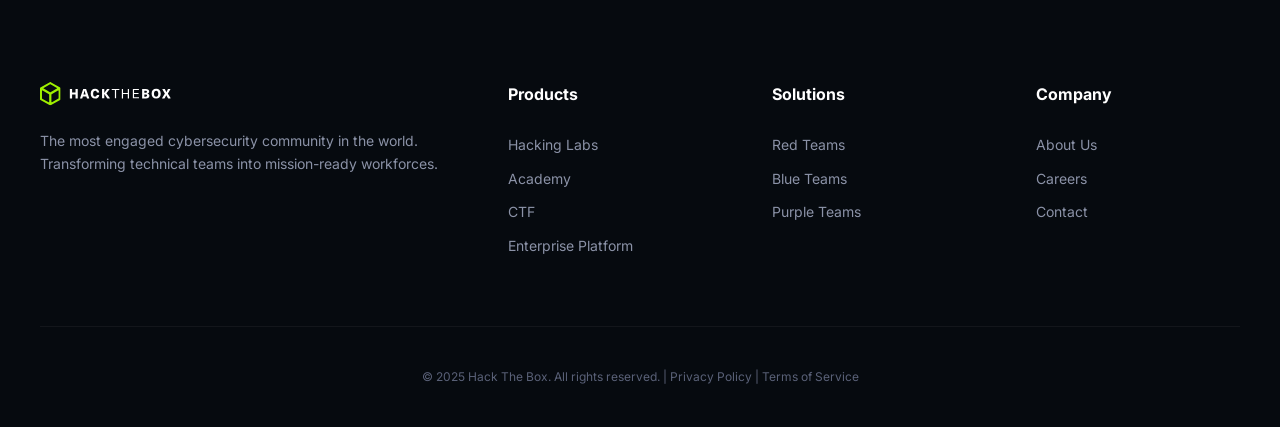
<file: purple-teams.html>
<!DOCTYPE html>
<html lang="en">

<head>
    <meta charset="UTF-8">
    <meta name="viewport" content="width=device-width, initial-scale=1.0">
    <title>Purple Teams - Integrated Security Approach | Hack The Box</title>
    <meta name="description"
        content="Master offensive and defensive security with HTB Purple Team training. Real-time attack/defense simulations and enterprise scenarios.">
    <link rel="stylesheet" href="style.css">
    <link rel="preconnect" href="https://fonts.googleapis.com">
    <link rel="preconnect" href="https://fonts.gstatic.com" crossorigin>
    <link href="https://fonts.googleapis.com/css2?family=Inter:wght@400;500;600;700;800;900&display=swap"
        rel="stylesheet">
</head>

<body>

    <!-- Background Video -->
    <video autoplay loop muted playsinline class="back-video">
        <source src="image/video.webm" type="video/webm">
    </video>

    <!-- Sticky Navigation -->
    <header>
        <nav class="nav-wrapper">
            <div class="nav-left">
                <a href="index.html" class="logo">
                    <img src="image/mega-menu-logo-htb.svg" alt="Hack The Box">
                </a>
                <a href="index.html#why-htb" class="nav-link">Why HTB</a>
                <a href="index.html#platform" class="nav-link">Platform</a>
                <a href="pricing.html" class="nav-link">Plans</a>
                <a href="index.html#resources" class="nav-link">Resources</a>
                <a href="company.html" class="nav-link">Company</a>
            </div>
            <div class="nav-right">
                <a href="#business" class="nav-link">Business</a>
                <a href="#signin" class="nav-link">Sign in</a>
                <a href="#get-started" class="btn btn-primary">Get Started</a>
            </div>
        </nav>
    </header>

    <main>
        <!-- Hero Section -->
        <section class="hero">
            <div class="container">
                <span class="section-tag">Purple Team Approach</span>
                <h1>Purple Teams:<br>Unite Offense<br>and Defense</h1>
                <p>Master offensive strategies to enable effective defensive operations. For modern, 360° cyber
                    professionals and organizations.</p>
                <div class="hero-btns">
                    <a href="#" class="btn btn-primary">Start Training</a>
                    <a href="#" class="btn btn-outline">Watch Demo</a>
                </div>
            </div>
        </section>

        <!-- Value Proposition -->
        <section style="background: var(--bg-darker); padding: 80px 0;">
            <div class="container">
                <div style="max-width: 900px; margin: 0 auto; text-align: center;">
                    <h2 style="font-size: clamp(2rem, 4vw, 3rem); margin-bottom: 24px;">Why Purple Team?</h2>
                    <p style="color: var(--text-dim); font-size: 1.25rem; line-height: 1.7; margin-bottom: 60px;">
                        Purple teaming bridges the gap between offensive and defensive security, creating a
                        collaborative environment where red and blue teams work together to improve overall security
                        posture.
                    </p>

                    <div style="display: grid; grid-template-columns: repeat(auto-fit, minmax(250px, 1fr)); gap: 40px;">
                        <div>
                            <div
                                style="width: 60px; height: 60px; background: rgba(159, 226, 25, 0.1); border-radius: 12px; display: flex; align-items: center; justify-content: center; margin: 0 auto 20px; font-size: 2rem;">
                                🎯</div>
                            <h3 style="margin-bottom: 12px;">Better Detection</h3>
                            <p style="color: var(--text-dim); font-size: 0.95rem;">Improve defensive capabilities by
                                understanding attacker techniques</p>
                        </div>
                        <div>
                            <div
                                style="width: 60px; height: 60px; background: rgba(159, 226, 25, 0.1); border-radius: 12px; display: flex; align-items: center; justify-content: center; margin: 0 auto 20px; font-size: 2rem;">
                                🤝</div>
                            <h3 style="margin-bottom: 12px;">Team Collaboration</h3>
                            <p style="color: var(--text-dim); font-size: 0.95rem;">Break down silos between offensive
                                and defensive teams</p>
                        </div>
                        <div>
                            <div
                                style="width: 60px; height: 60px; background: rgba(159, 226, 25, 0.1); border-radius: 12px; display: flex; align-items: center; justify-content: center; margin: 0 auto 20px; font-size: 2rem;">
                                📊</div>
                            <h3 style="margin-bottom: 12px;">Measurable Results</h3>
                            <p style="color: var(--text-dim); font-size: 0.95rem;">Track and quantify security
                                improvements over time</p>
                        </div>
                    </div>
                </div>
            </div>
        </section>

        <!-- Features Section -->
        <section id="features">
            <div class="container">
                <span class="section-tag">Purple Team Capabilities</span>
                <h2 class="section-title">Comprehensive training combining offensive and defensive perspectives</h2>

                <div class="team-grid">
                    <div class="team-card">
                        <h3>Attack Simulation</h3>
                        <p>Run realistic attack scenarios to test and improve defensive controls and detection
                            capabilities.</p>
                        <div class="team-features">
                            <div class="team-feature">CVE-based attack scenarios</div>
                            <div class="team-feature">Custom attack playbooks</div>
                            <div class="team-feature">Automated attack chains</div>
                            <div class="team-feature">Real-world TTPs</div>
                        </div>
                    </div>

                    <div class="team-card">
                        <h3>Detection Engineering</h3>
                        <p>Build and validate detection rules based on offensive techniques and real attack patterns.
                        </p>
                        <div class="team-features">
                            <div class="team-feature">SIEM rule development</div>
                            <div class="team-feature">Detection validation</div>
                            <div class="team-feature">False positive reduction</div>
                            <div class="team-feature">Coverage gap analysis</div>
                        </div>
                    </div>

                    <div class="team-card">
                        <h3>Collaborative Exercises</h3>
                        <p>Team-based scenarios where red and blue teams work together to improve security outcomes.</p>
                        <div class="team-features">
                            <div class="team-feature">Live-fire simulations</div>
                            <div class="team-feature">Tabletop exercises</div>
                            <div class="team-feature">Post-exercise debriefs</div>
                            <div class="team-feature">Lessons learned documentation</div>
                        </div>
                    </div>
                </div>
            </div>
        </section>

        <!-- Real-time Simulation -->
        <section style="background: var(--bg-card);">
            <div class="container">
                <div style="display: flex; gap: 60px; align-items: center; flex-wrap: wrap;">
                    <div style="flex: 1; min-width: 300px;">
                        <span class="section-tag">Live Simulation</span>
                        <h2 class="section-title">Real-time attack and defense scenarios</h2>
                        <p style="color: var(--text-dim); margin-bottom: 32px; line-height: 1.7;">
                            Experience realistic enterprise environments where you can practice both offensive and
                            defensive techniques simultaneously. See how attacks unfold and how defenses respond in
                            real-time.
                        </p>
                        <div class="team-features" style="margin-bottom: 32px;">
                            <div class="team-feature">Enterprise network simulations</div>
                            <div class="team-feature">Active Directory environments</div>
                            <div class="team-feature">Cloud infrastructure scenarios</div>
                            <div class="team-feature">Multi-stage attack campaigns</div>
                        </div>
                        <a href="#" class="btn btn-primary">Try Simulation</a>
                    </div>
                    <div style="flex: 1; min-width: 300px;">
                        <div
                            style="background: var(--bg-dark); border: 1px solid var(--border-subtle); border-radius: 20px; padding: 40px; text-align: center;">
                            <h3
                                style="font-size: 4rem; font-weight: 800; color: var(--primary-green); margin-bottom: 16px;">
                                360°</h3>
                            <p style="color: var(--text-dim); font-size: 1.25rem; margin-bottom: 32px;">Complete
                                security perspective</p>
                            <div style="display: grid; gap: 16px; text-align: left;">
                                <div
                                    style="background: rgba(159, 226, 25, 0.05); padding: 20px; border-radius: 12px; border-left: 3px solid var(--primary-green);">
                                    <strong style="color: var(--primary-green);">Offensive View</strong>
                                    <p style="color: var(--text-dim); font-size: 0.9rem; margin-top: 8px;">Understand
                                        attack vectors and exploitation techniques</p>
                                </div>
                                <div
                                    style="background: rgba(0, 217, 255, 0.05); padding: 20px; border-radius: 12px; border-left: 3px solid var(--accent-cyan);">
                                    <strong style="color: var(--accent-cyan);">Defensive View</strong>
                                    <p style="color: var(--text-dim); font-size: 0.9rem; margin-top: 8px;">Build
                                        detection and response capabilities</p>
                                </div>
                            </div>
                        </div>
                    </div>
                </div>
            </div>
        </section>

        <!-- Metrics & Reporting -->
        <section>
            <div class="container">
                <span class="section-tag">Metrics & Analytics</span>
                <h2 class="section-title">Extensive mapping and reporting for continuous improvement</h2>

                <div class="grid">
                    <div class="card">
                        <h3>Coverage Mapping</h3>
                        <p>Visualize your security coverage across the MITRE ATT&CK framework and identify gaps in
                            detection and response capabilities.</p>
                        <ul style="color: var(--text-dim); margin-top: 20px; line-height: 1.8;">
                            <li>✓ ATT&CK technique coverage</li>
                            <li>✓ Detection rule effectiveness</li>
                            <li>✓ Response time metrics</li>
                        </ul>
                    </div>

                    <div class="card">
                        <h3>Performance Metrics</h3>
                        <p>Track team performance and improvement over time with detailed analytics and benchmarking.
                        </p>
                        <ul style="color: var(--text-dim); margin-top: 20px; line-height: 1.8;">
                            <li>✓ Mean time to detect (MTTD)</li>
                            <li>✓ Mean time to respond (MTTR)</li>
                            <li>✓ Detection accuracy rates</li>
                        </ul>
                    </div>

                    <div class="card">
                        <h3>Executive Reporting</h3>
                        <p>Generate comprehensive reports for stakeholders showing security posture improvements and
                            ROI.</p>
                        <ul style="color: var(--text-dim); margin-top: 20px; line-height: 1.8;">
                            <li>✓ Risk reduction metrics</li>
                            <li>✓ Team skill progression</li>
                            <li>✓ Compliance alignment</li>
                        </ul>
                    </div>
                </div>
            </div>
        </section>

        <!-- Enterprise Focus -->
        <section style="background: var(--bg-darker);">
            <div class="container">
                <div style="text-align: center; max-width: 900px; margin: 0 auto;">
                    <span class="section-tag">Enterprise Ready</span>
                    <h2 class="section-title">Built for modern security organizations</h2>
                    <p style="color: var(--text-dim); margin-bottom: 40px; line-height: 1.7;">
                        Our purple team platform is designed for enterprise security teams who need to validate their
                        defenses, improve detection capabilities, and demonstrate measurable security improvements to
                        leadership.
                    </p>
                    <div
                        style="display: grid; grid-template-columns: repeat(auto-fit, minmax(200px, 1fr)); gap: 40px; margin-bottom: 40px;">
                        <div>
                            <h3
                                style="font-size: 2.5rem; font-weight: 800; color: var(--primary-green); margin-bottom: 8px;">
                                500+</h3>
                            <p style="color: var(--text-dim);">Enterprise Scenarios</p>
                        </div>
                        <div>
                            <h3
                                style="font-size: 2.5rem; font-weight: 800; color: var(--primary-green); margin-bottom: 8px;">
                                100+</h3>
                            <p style="color: var(--text-dim);">Attack Techniques</p>
                        </div>
                        <div>
                            <h3
                                style="font-size: 2.5rem; font-weight: 800; color: var(--primary-green); margin-bottom: 8px;">
                                24/7</h3>
                            <p style="color: var(--text-dim);">Training Access</p>
                        </div>
                    </div>
                    <div class="hero-btns" style="justify-content: center;">
                        <a href="#" class="btn btn-primary">Request Demo</a>
                        <a href="pricing.html" class="btn btn-outline">View Enterprise Plans</a>
                    </div>
                </div>
            </div>
        </section>

        <!-- CTA Section -->
        <section class="community-section">
            <div class="container">
                <div class="community-content">
                    <h2 style="font-size: clamp(2rem, 4vw, 3rem); margin-bottom: 24px;">Ready to unite your security
                        teams?</h2>
                    <p style="color: var(--text-dim); max-width: 700px; margin: 0 auto 40px;">Join organizations
                        building comprehensive security programs with purple team methodology</p>
                    <div class="hero-btns" style="justify-content: center;">
                        <a href="#" class="btn btn-primary">Start Free Trial</a>
                        <a href="pricing.html" class="btn btn-outline">View Pricing</a>
                    </div>
                </div>
            </div>
        </section>
    </main>

    <!-- Footer -->
    <footer>
        <div class="container">
            <div class="footer-grid">
                <div>
                    <img src="image/mega-menu-logo-htb.svg" alt="HTB" height="24" style="margin-bottom: 24px;">
                    <p style="font-size: 14px; color: var(--text-dim); line-height: 1.6;">The most engaged cybersecurity
                        community in the world. Transforming technical teams into mission-ready workforces.</p>
                </div>

                <div>
                    <h4>Products</h4>
                    <ul>
                        <li><a href="#">Hacking Labs</a></li>
                        <li><a href="#">Academy</a></li>
                        <li><a href="#">CTF</a></li>
                        <li><a href="#">Enterprise Platform</a></li>
                    </ul>
                </div>

                <div>
                    <h4>Solutions</h4>
                    <ul>
                        <li><a href="red-teams.html">Red Teams</a></li>
                        <li><a href="blue-teams.html">Blue Teams</a></li>
                        <li><a href="purple-teams.html">Purple Teams</a></li>
                    </ul>
                </div>

                <div>
                    <h4>Company</h4>
                    <ul>
                        <li><a href="company.html">About Us</a></li>
                        <li><a href="company.html#careers">Careers</a></li>
                        <li><a href="company.html#contact">Contact</a></li>
                    </ul>
                </div>
            </div>

            <div class="footer-bottom">
                <p>&copy; 2025 Hack The Box. All rights reserved. | Privacy Policy | Terms of Service</p>
            </div>
        </div>
    </footer>

</body>

</html>
</file>
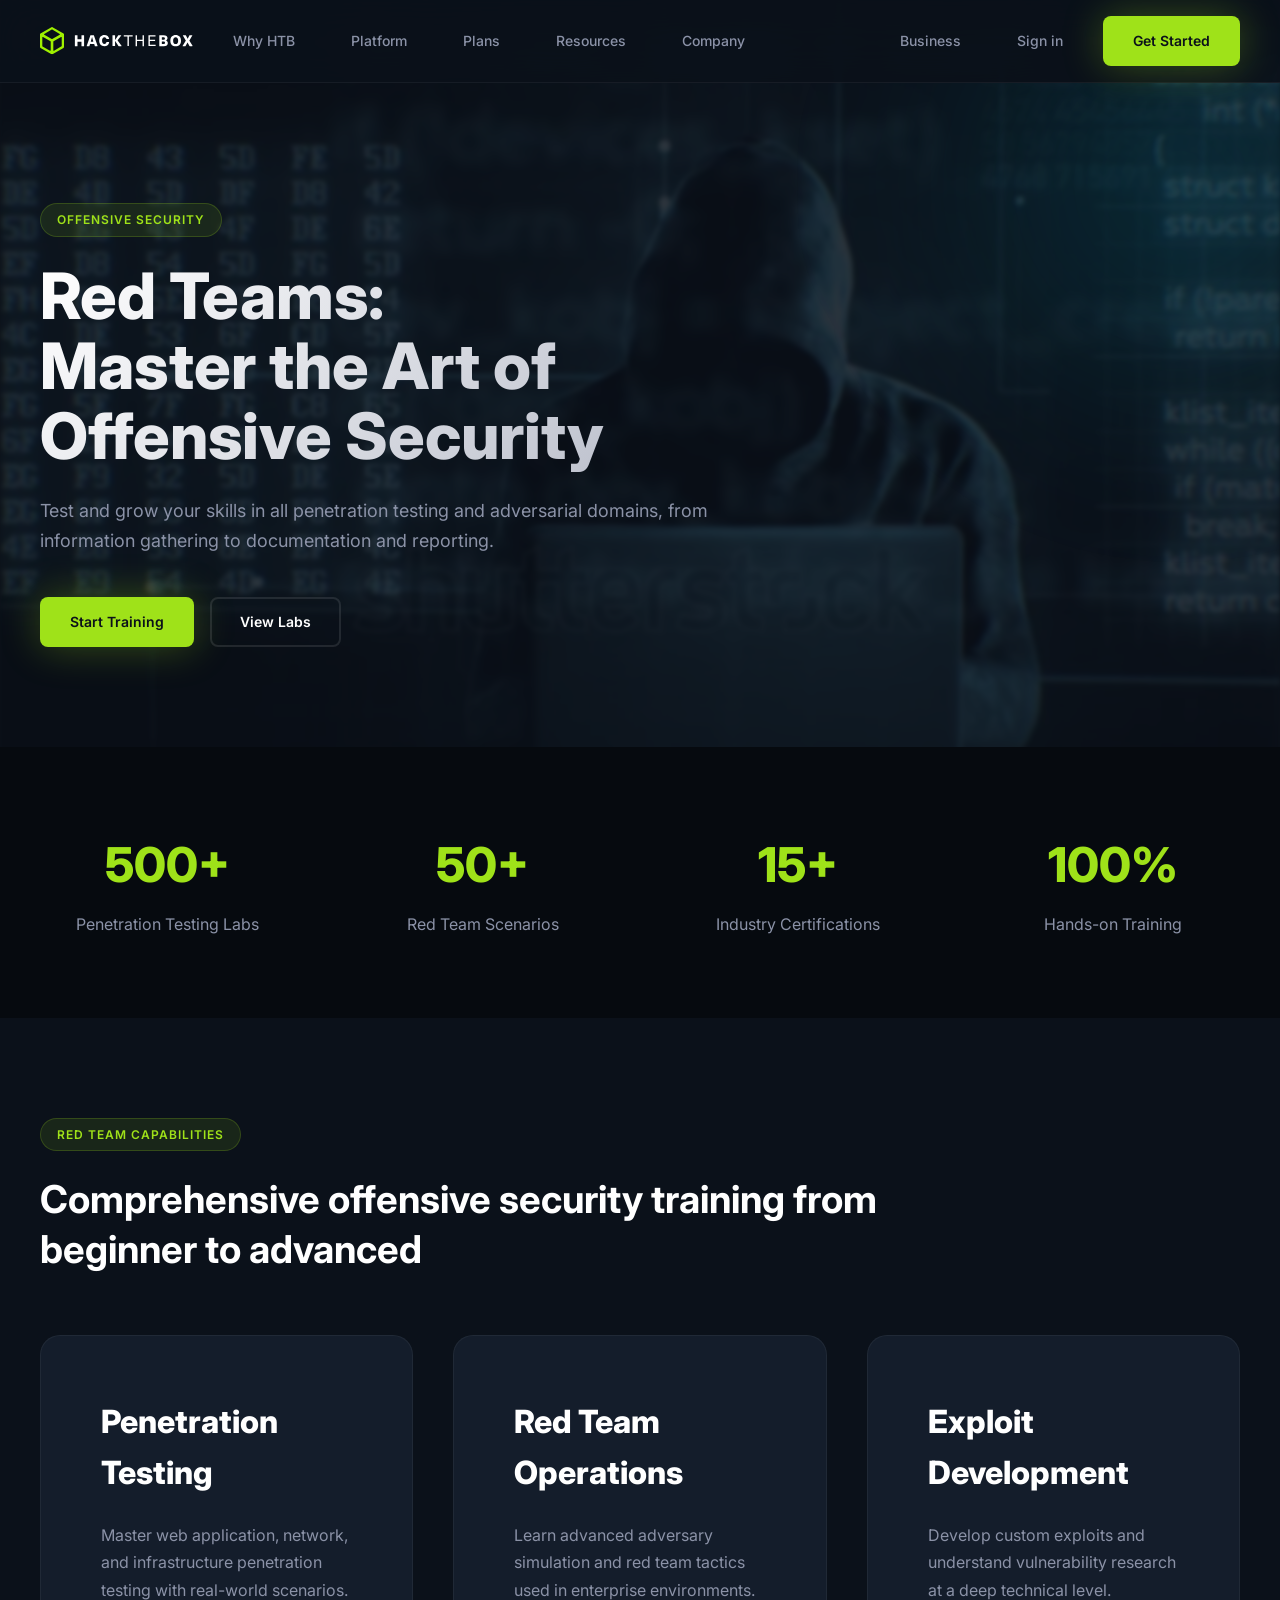
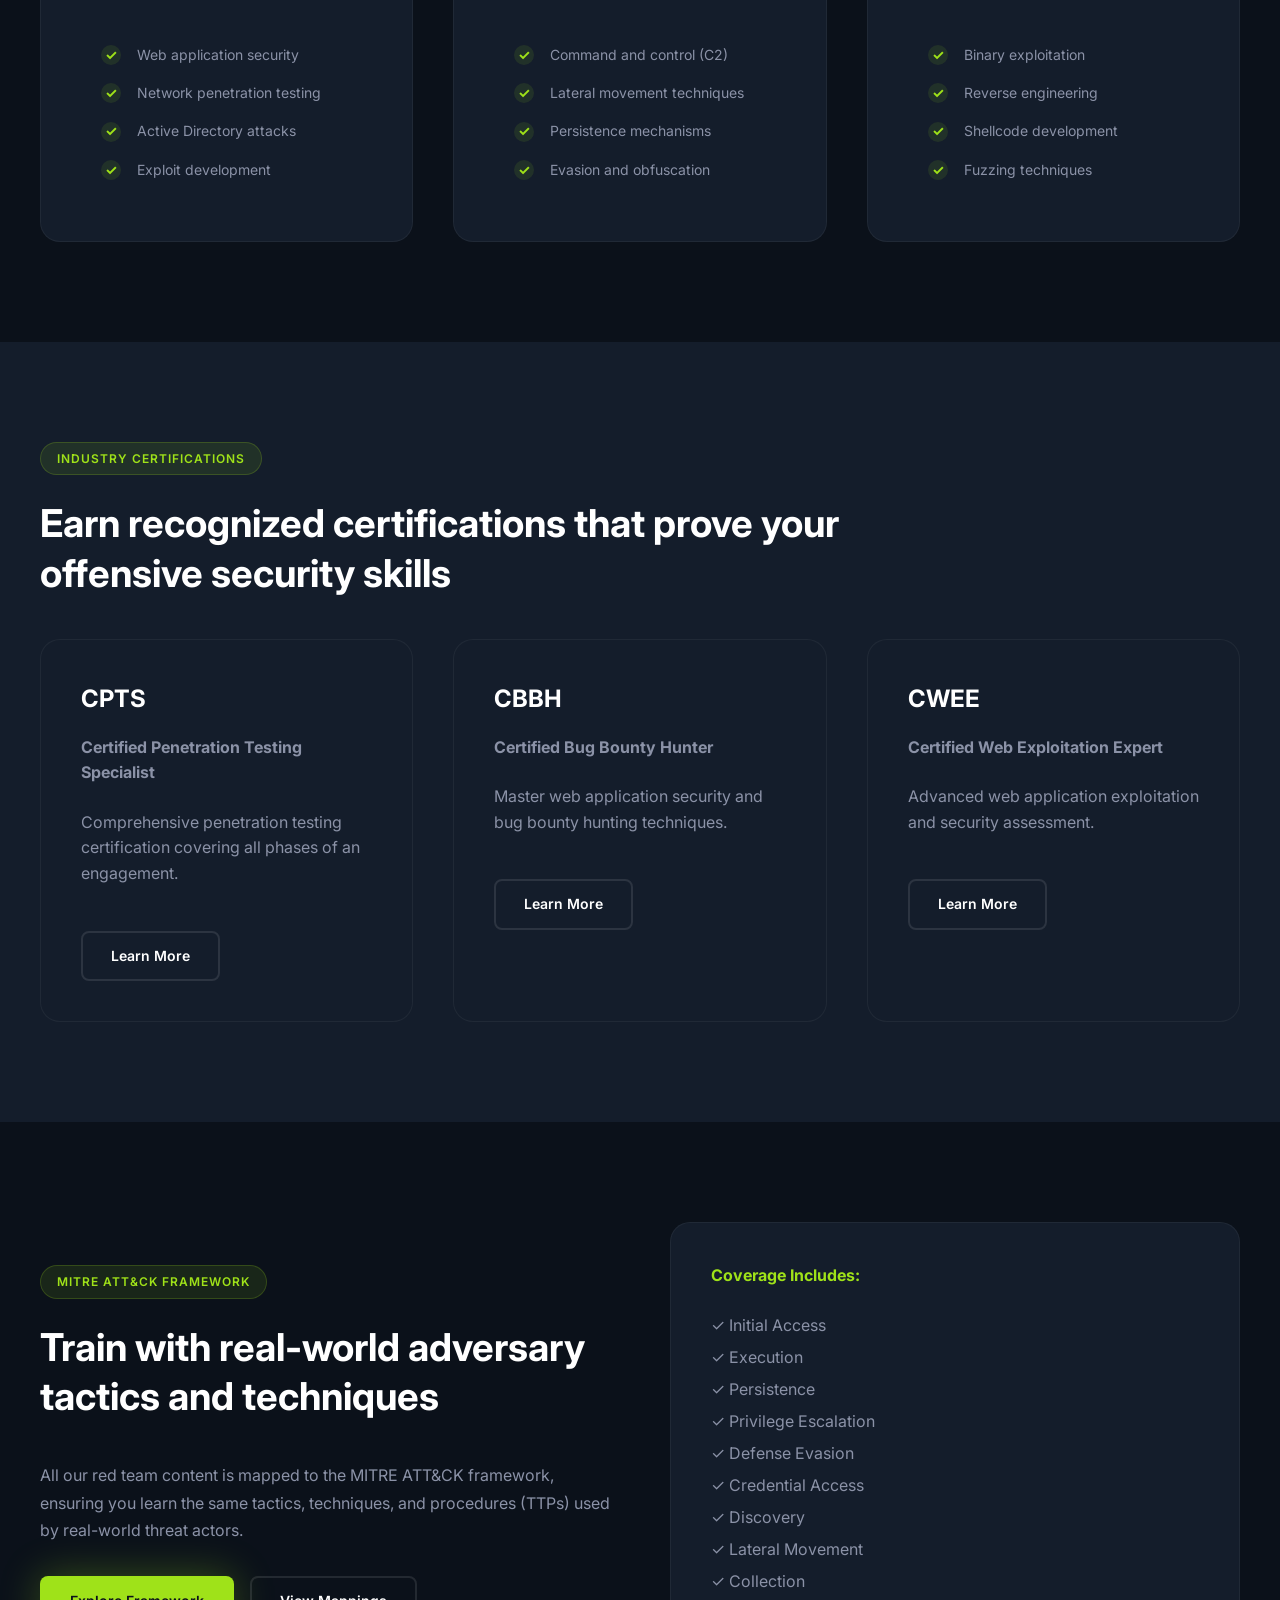
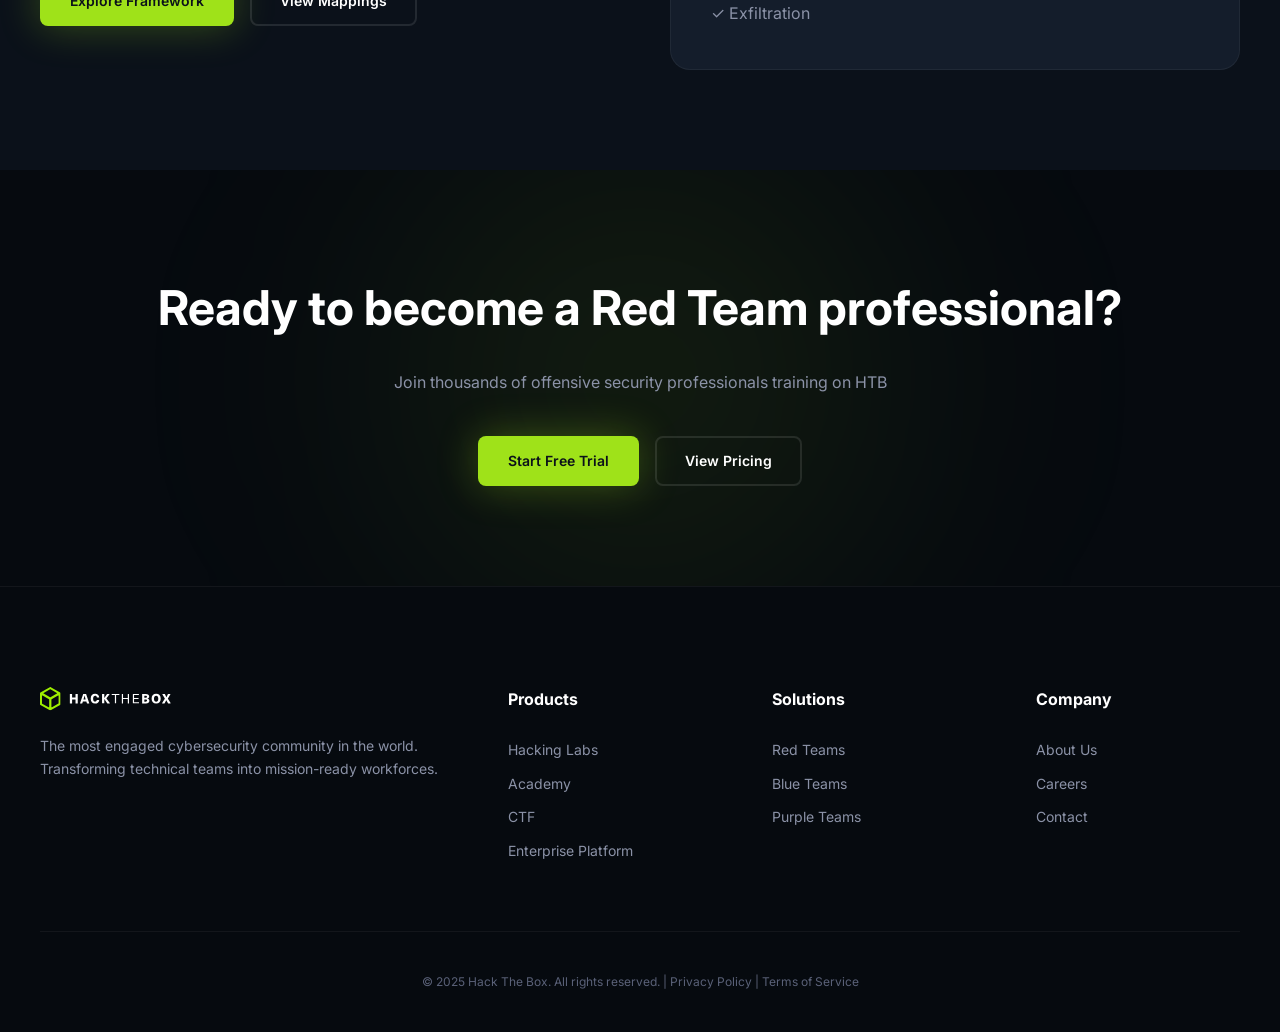
<file: red-teams.html>
<!DOCTYPE html>
<html lang="en">

<head>
    <meta charset="UTF-8">
    <meta name="viewport" content="width=device-width, initial-scale=1.0">
    <title>Red Teams - Offensive Security Training | Hack The Box</title>
    <meta name="description"
        content="Master penetration testing and offensive security with HTB Red Team training. Industry certifications, hands-on labs, and MITRE ATT&CK framework.">
    <link rel="stylesheet" href="style.css">
    <link rel="preconnect" href="https://fonts.googleapis.com">
    <link rel="preconnect" href="https://fonts.gstatic.com" crossorigin>
    <link href="https://fonts.googleapis.com/css2?family=Inter:wght@400;500;600;700;800;900&display=swap"
        rel="stylesheet">
</head>

<body>

    <!-- Background Video -->
    <video autoplay loop muted playsinline class="back-video">
        <source src="image/video.webm" type="video/webm">
    </video>

    <!-- Sticky Navigation -->
    <header>
        <nav class="nav-wrapper">
            <div class="nav-left">
                <a href="index.html" class="logo">
                    <img src="image/mega-menu-logo-htb.svg" alt="Hack The Box">
                </a>
                <a href="index.html#why-htb" class="nav-link">Why HTB</a>
                <a href="index.html#platform" class="nav-link">Platform</a>
                <a href="pricing.html" class="nav-link">Plans</a>
                <a href="index.html#resources" class="nav-link">Resources</a>
                <a href="company.html" class="nav-link">Company</a>
            </div>
            <div class="nav-right">
                <a href="#business" class="nav-link">Business</a>
                <a href="#signin" class="nav-link">Sign in</a>
                <a href="#get-started" class="btn btn-primary">Get Started</a>
            </div>
        </nav>
    </header>

    <main>
        <!-- Hero Section -->
        <section class="hero">
            <div class="container">
                <span class="section-tag">Offensive Security</span>
                <h1>Red Teams:<br>Master the Art of<br>Offensive Security</h1>
                <p>Test and grow your skills in all penetration testing and adversarial domains, from information
                    gathering to documentation and reporting.</p>
                <div class="hero-btns">
                    <a href="#" class="btn btn-primary">Start Training</a>
                    <a href="#" class="btn btn-outline">View Labs</a>
                </div>
            </div>
        </section>

        <!-- Stats Section -->
        <section style="background: var(--bg-darker); padding: 80px 0;">
            <div class="container">
                <div
                    style="display: grid; grid-template-columns: repeat(auto-fit, minmax(200px, 1fr)); gap: 60px; text-align: center;">
                    <div>
                        <h3 style="font-size: 3rem; font-weight: 800; color: var(--primary-green); margin-bottom: 8px;">
                            500+</h3>
                        <p style="color: var(--text-dim);">Penetration Testing Labs</p>
                    </div>
                    <div>
                        <h3 style="font-size: 3rem; font-weight: 800; color: var(--primary-green); margin-bottom: 8px;">
                            50+</h3>
                        <p style="color: var(--text-dim);">Red Team Scenarios</p>
                    </div>
                    <div>
                        <h3 style="font-size: 3rem; font-weight: 800; color: var(--primary-green); margin-bottom: 8px;">
                            15+</h3>
                        <p style="color: var(--text-dim);">Industry Certifications</p>
                    </div>
                    <div>
                        <h3 style="font-size: 3rem; font-weight: 800; color: var(--primary-green); margin-bottom: 8px;">
                            100%</h3>
                        <p style="color: var(--text-dim);">Hands-on Training</p>
                    </div>
                </div>
            </div>
        </section>

        <!-- Features Section -->
        <section id="features">
            <div class="container">
                <span class="section-tag">Red Team Capabilities</span>
                <h2 class="section-title">Comprehensive offensive security training from beginner to advanced</h2>

                <div class="team-grid">
                    <div class="team-card">
                        <h3>Penetration Testing</h3>
                        <p>Master web application, network, and infrastructure penetration testing with real-world
                            scenarios.</p>
                        <div class="team-features">
                            <div class="team-feature">Web application security</div>
                            <div class="team-feature">Network penetration testing</div>
                            <div class="team-feature">Active Directory attacks</div>
                            <div class="team-feature">Exploit development</div>
                        </div>
                    </div>

                    <div class="team-card">
                        <h3>Red Team Operations</h3>
                        <p>Learn advanced adversary simulation and red team tactics used in enterprise environments.</p>
                        <div class="team-features">
                            <div class="team-feature">Command and control (C2)</div>
                            <div class="team-feature">Lateral movement techniques</div>
                            <div class="team-feature">Persistence mechanisms</div>
                            <div class="team-feature">Evasion and obfuscation</div>
                        </div>
                    </div>

                    <div class="team-card">
                        <h3>Exploit Development</h3>
                        <p>Develop custom exploits and understand vulnerability research at a deep technical level.</p>
                        <div class="team-features">
                            <div class="team-feature">Binary exploitation</div>
                            <div class="team-feature">Reverse engineering</div>
                            <div class="team-feature">Shellcode development</div>
                            <div class="team-feature">Fuzzing techniques</div>
                        </div>
                    </div>
                </div>
            </div>
        </section>

        <!-- Certifications Section -->
        <section style="background: var(--bg-card);">
            <div class="container">
                <span class="section-tag">Industry Certifications</span>
                <h2 class="section-title">Earn recognized certifications that prove your offensive security skills</h2>

                <div class="grid">
                    <div class="card">
                        <h3>CPTS</h3>
                        <p><strong>Certified Penetration Testing Specialist</strong></p>
                        <p>Comprehensive penetration testing certification covering all phases of an engagement.</p>
                        <a href="#" class="btn btn-outline" style="margin-top: 20px;">Learn More</a>
                    </div>

                    <div class="card">
                        <h3>CBBH</h3>
                        <p><strong>Certified Bug Bounty Hunter</strong></p>
                        <p>Master web application security and bug bounty hunting techniques.</p>
                        <a href="#" class="btn btn-outline" style="margin-top: 20px;">Learn More</a>
                    </div>

                    <div class="card">
                        <h3>CWEE</h3>
                        <p><strong>Certified Web Exploitation Expert</strong></p>
                        <p>Advanced web application exploitation and security assessment.</p>
                        <a href="#" class="btn btn-outline" style="margin-top: 20px;">Learn More</a>
                    </div>
                </div>
            </div>
        </section>

        <!-- MITRE ATT&CK Section -->
        <section>
            <div class="container">
                <div style="display: flex; gap: 60px; align-items: center; flex-wrap: wrap;">
                    <div style="flex: 1; min-width: 300px;">
                        <span class="section-tag">MITRE ATT&CK Framework</span>
                        <h2 class="section-title">Train with real-world adversary tactics and techniques</h2>
                        <p style="color: var(--text-dim); margin-bottom: 32px; line-height: 1.7;">
                            All our red team content is mapped to the MITRE ATT&CK framework, ensuring you learn the
                            same tactics, techniques, and procedures (TTPs) used by real-world threat actors.
                        </p>
                        <div class="hero-btns">
                            <a href="#" class="btn btn-primary">Explore Framework</a>
                            <a href="#" class="btn btn-outline">View Mappings</a>
                        </div>
                    </div>
                    <div style="flex: 1; min-width: 300px;">
                        <div
                            style="background: var(--bg-card); border: 1px solid var(--border-subtle); border-radius: 20px; padding: 40px;">
                            <h4 style="color: var(--primary-green); margin-bottom: 20px;">Coverage Includes:</h4>
                            <ul style="color: var(--text-dim); line-height: 2;">
                                <li>✓ Initial Access</li>
                                <li>✓ Execution</li>
                                <li>✓ Persistence</li>
                                <li>✓ Privilege Escalation</li>
                                <li>✓ Defense Evasion</li>
                                <li>✓ Credential Access</li>
                                <li>✓ Discovery</li>
                                <li>✓ Lateral Movement</li>
                                <li>✓ Collection</li>
                                <li>✓ Exfiltration</li>
                            </ul>
                        </div>
                    </div>
                </div>
            </div>
        </section>

        <!-- CTA Section -->
        <section class="community-section">
            <div class="container">
                <div class="community-content">
                    <h2 style="font-size: clamp(2rem, 4vw, 3rem); margin-bottom: 24px;">Ready to become a Red Team
                        professional?</h2>
                    <p style="color: var(--text-dim); max-width: 700px; margin: 0 auto 40px;">Join thousands of
                        offensive security professionals training on HTB</p>
                    <div class="hero-btns" style="justify-content: center;">
                        <a href="#" class="btn btn-primary">Start Free Trial</a>
                        <a href="pricing.html" class="btn btn-outline">View Pricing</a>
                    </div>
                </div>
            </div>
        </section>
    </main>

    <!-- Footer -->
    <footer>
        <div class="container">
            <div class="footer-grid">
                <div>
                    <img src="image/mega-menu-logo-htb.svg" alt="HTB" height="24" style="margin-bottom: 24px;">
                    <p style="font-size: 14px; color: var(--text-dim); line-height: 1.6;">The most engaged cybersecurity
                        community in the world. Transforming technical teams into mission-ready workforces.</p>
                </div>

                <div>
                    <h4>Products</h4>
                    <ul>
                        <li><a href="#">Hacking Labs</a></li>
                        <li><a href="#">Academy</a></li>
                        <li><a href="#">CTF</a></li>
                        <li><a href="#">Enterprise Platform</a></li>
                    </ul>
                </div>

                <div>
                    <h4>Solutions</h4>
                    <ul>
                        <li><a href="red-teams.html">Red Teams</a></li>
                        <li><a href="blue-teams.html">Blue Teams</a></li>
                        <li><a href="purple-teams.html">Purple Teams</a></li>
                    </ul>
                </div>

                <div>
                    <h4>Company</h4>
                    <ul>
                        <li><a href="company.html">About Us</a></li>
                        <li><a href="company.html#careers">Careers</a></li>
                        <li><a href="company.html#contact">Contact</a></li>
                    </ul>
                </div>
            </div>

            <div class="footer-bottom">
                <p>&copy; 2025 Hack The Box. All rights reserved. | Privacy Policy | Terms of Service</p>
            </div>
        </div>
    </footer>

</body>

</html>
</file>
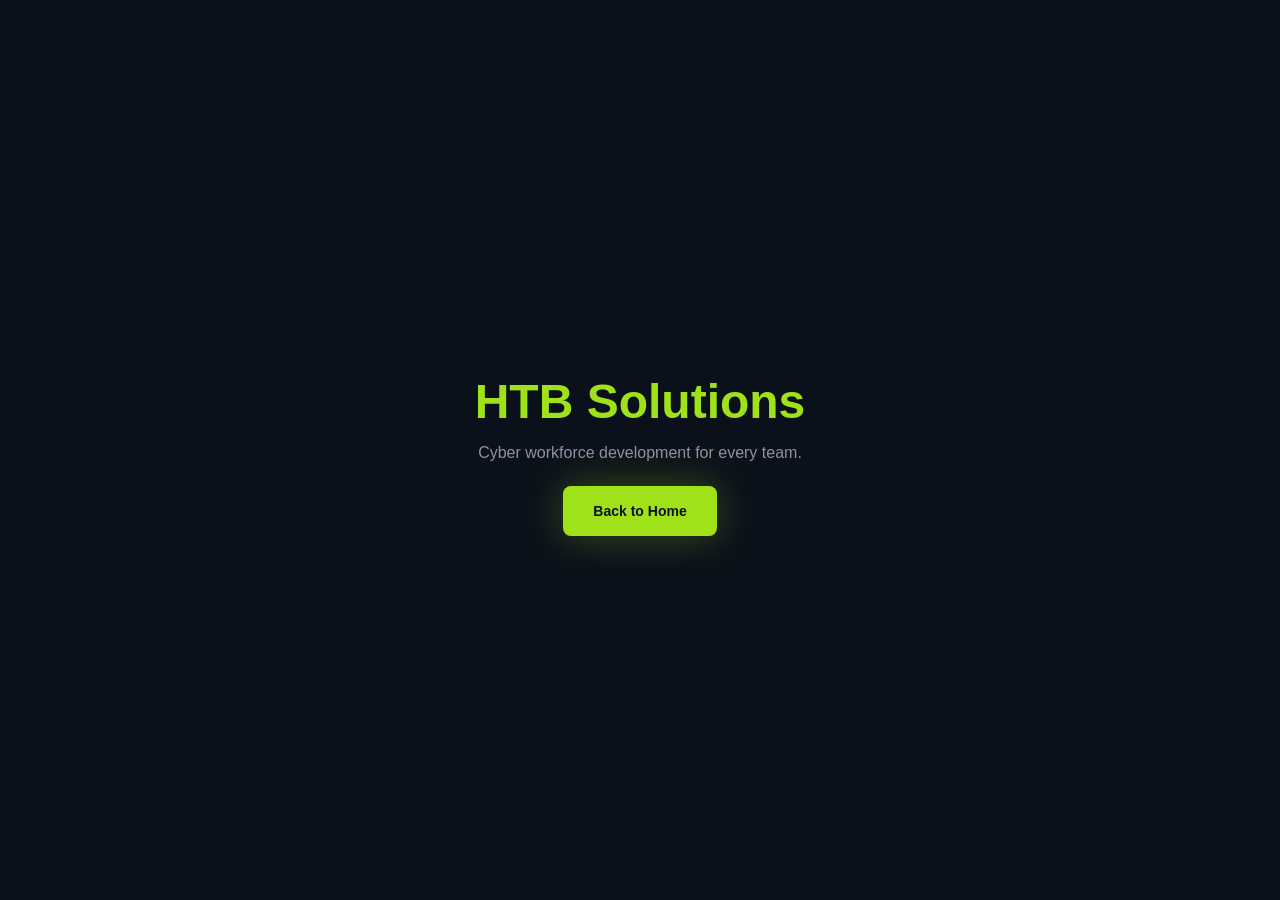
<file: solutions.html>
<!DOCTYPE html>
<html lang="en">

<head>
    <meta charset="UTF-8">
    <title>Solutions | Hack The Box</title>
    <link rel="stylesheet" href="../style.css">
</head>

<body style="display: flex; justify-content: center; align-items: center; height: 100vh;">
    <div style="text-align: center;">
        <h1 style="color: var(--primary-green); font-size: 3rem;">HTB Solutions</h1>
        <p style="color: var(--text-dim);">Cyber workforce development for every team.</p>
        <a href="/" class="btn btn-primary" style="margin-top: 20px;">Back to Home</a>
    </div>
</body>

</html>
</file>
<file: style.css>
/* ===================================
   HACK THE BOX - Design System
   =================================== */

:root {
    /* Colors */
    --bg-dark: #0B111A;
    --bg-darker: #060A0F;
    --bg-card: #141D2B;
    --bg-card-hover: #1A2332;

    --primary-green: #9FE219;
    --primary-green-hover: #8BC916;
    --accent-cyan: #00D9FF;
    --accent-blue: #0066FF;

    --text-primary: #FFFFFF;
    --text-dim: #8B92A7;
    --text-muted: #5A6178;

    --border-subtle: rgba(255, 255, 255, 0.05);
    --border-medium: rgba(255, 255, 255, 0.1);

    /* Glow Effects */
    --glow-green: 0 0 40px rgba(159, 226, 25, 0.3);
    --glow-cyan: 0 0 60px rgba(0, 217, 255, 0.2);
    --glow-blue: 0 0 80px rgba(0, 102, 255, 0.15);

    /* Spacing */
    --spacing-xs: 8px;
    --spacing-sm: 16px;
    --spacing-md: 24px;
    --spacing-lg: 40px;
    --spacing-xl: 60px;
    --spacing-2xl: 100px;

    /* Typography */
    --font-family: 'Inter', -apple-system, BlinkMacSystemFont, 'Segoe UI', sans-serif;
    --font-size-xs: 0.75rem;
    --font-size-sm: 0.875rem;
    --font-size-base: 1rem;
    --font-size-lg: 1.125rem;
    --font-size-xl: 1.5rem;
    --font-size-2xl: 2rem;
    --font-size-3xl: 3rem;
    --font-size-4xl: 4rem;

    /* Border Radius */
    --radius-sm: 8px;
    --radius-md: 12px;
    --radius-lg: 20px;
    --radius-xl: 24px;

    /* Transitions */
    --transition-fast: 150ms ease;
    --transition-base: 250ms ease;
    --transition-slow: 400ms ease;
}

/* ===================================
   RESET & BASE STYLES
   =================================== */

* {
    margin: 0;
    padding: 0;
    box-sizing: border-box;
}

html {
    scroll-behavior: smooth;
}

body {
    font-family: var(--font-family);
    background: var(--bg-dark);
    color: var(--text-primary);
    line-height: 1.6;
    overflow-x: hidden;
    position: relative;
}

/* Background Video */
.back-video {
    position: fixed;
    top: 0;
    left: 0;
    width: 100%;
    height: 100%;
    object-fit: cover;
    z-index: -1;
    opacity: 0.15;
    filter: blur(2px);
}

a {
    text-decoration: none;
    color: inherit;
    transition: all var(--transition-base);
}

ul {
    list-style: none;
}

img {
    max-width: 100%;
    display: block;
}

/* ===================================
   LAYOUT UTILITIES
   =================================== */

.container {
    max-width: 1400px;
    margin: 0 auto;
    padding: 0 var(--spacing-lg);
}

.grid {
    display: grid;
    gap: var(--spacing-lg);
    grid-template-columns: repeat(auto-fit, minmax(320px, 1fr));
}

section {
    padding: var(--spacing-2xl) 0;
}

/* ===================================
   NAVIGATION
   =================================== */

header {
    position: sticky;
    top: 0;
    z-index: 1000;
    background: rgba(11, 17, 26, 0.9);
    backdrop-filter: blur(20px);
    border-bottom: 1px solid var(--border-subtle);
}

.nav-wrapper {
    display: flex;
    justify-content: space-between;
    align-items: center;
    padding: var(--spacing-sm) var(--spacing-lg);
    max-width: 1400px;
    margin: 0 auto;
}

.nav-left,
.nav-right {
    display: flex;
    align-items: center;
    gap: var(--spacing-md);
}

.logo img {
    height: 28px;
    transition: transform var(--transition-base);
}

.logo:hover img {
    transform: scale(1.05);
}

.nav-link {
    font-size: var(--font-size-sm);
    font-weight: 500;
    color: var(--text-dim);
    padding: var(--spacing-xs) var(--spacing-sm);
    border-radius: var(--radius-sm);
    transition: all var(--transition-base);
    position: relative;
}

.nav-link:hover {
    color: var(--text-primary);
    background: rgba(255, 255, 255, 0.05);
}

.nav-link::after {
    content: '';
    position: absolute;
    bottom: -2px;
    left: 50%;
    transform: translateX(-50%) scaleX(0);
    width: 80%;
    height: 2px;
    background: var(--primary-green);
    transition: transform var(--transition-base);
}

.nav-link:hover::after {
    transform: translateX(-50%) scaleX(1);
}

/* ===================================
   BUTTONS
   =================================== */

.btn {
    display: inline-flex;
    align-items: center;
    gap: var(--spacing-xs);
    padding: 12px 28px;
    font-size: var(--font-size-sm);
    font-weight: 600;
    border-radius: var(--radius-sm);
    cursor: pointer;
    transition: all var(--transition-base);
    border: 2px solid transparent;
    white-space: nowrap;
}

.btn-primary {
    background: var(--primary-green);
    color: var(--bg-dark);
    box-shadow: var(--glow-green);
}

.btn-primary:hover {
    background: var(--primary-green-hover);
    transform: translateY(-2px);
    box-shadow: 0 0 60px rgba(159, 226, 25, 0.5);
}

.btn-outline {
    background: transparent;
    color: var(--text-primary);
    border: 2px solid var(--border-medium);
}

.btn-outline:hover {
    background: rgba(255, 255, 255, 0.05);
    border-color: var(--primary-green);
    color: var(--primary-green);
}

/* ===================================
   HERO SECTION
   =================================== */

.hero {
    padding: 120px 0 var(--spacing-2xl);
    position: relative;
    overflow: hidden;
}

.hero::before {
    content: '';
    position: absolute;
    top: -200px;
    right: -200px;
    width: 600px;
    height: 600px;
    background: radial-gradient(circle, rgba(0, 217, 255, 0.15) 0%, transparent 70%);
    border-radius: 50%;
    filter: blur(80px);
    pointer-events: none;
}

.hero h1 {
    font-size: clamp(2.5rem, 5vw, 4.5rem);
    font-weight: 800;
    line-height: 1.1;
    margin-bottom: var(--spacing-md);
    background: linear-gradient(135deg, #FFFFFF 0%, #8B92A7 100%);
    -webkit-background-clip: text;
    -webkit-text-fill-color: transparent;
    background-clip: text;
}

.hero p {
    font-size: var(--font-size-lg);
    color: var(--text-dim);
    max-width: 700px;
    margin-bottom: var(--spacing-lg);
    line-height: 1.7;
}

.hero-btns {
    display: flex;
    gap: var(--spacing-sm);
    flex-wrap: wrap;
}

/* ===================================
   SECTION HEADERS
   =================================== */

.section-tag {
    display: inline-block;
    padding: 6px 16px;
    background: rgba(159, 226, 25, 0.1);
    color: var(--primary-green);
    border: 1px solid rgba(159, 226, 25, 0.2);
    border-radius: 100px;
    font-size: var(--font-size-xs);
    font-weight: 600;
    text-transform: uppercase;
    letter-spacing: 1px;
    margin-bottom: var(--spacing-md);
}

.section-title {
    font-size: clamp(1.75rem, 3vw, 2.5rem);
    font-weight: 700;
    line-height: 1.3;
    margin-bottom: var(--spacing-lg);
    max-width: 900px;
}

/* ===================================
   CARDS
   =================================== */

.card {
    background: var(--bg-card);
    border: 1px solid var(--border-subtle);
    border-radius: var(--radius-lg);
    padding: var(--spacing-lg);
    transition: all var(--transition-base);
    position: relative;
    overflow: hidden;
}

.card::before {
    content: '';
    position: absolute;
    top: 0;
    left: 0;
    right: 0;
    height: 3px;
    background: linear-gradient(90deg, var(--primary-green), var(--accent-cyan));
    transform: scaleX(0);
    transform-origin: left;
    transition: transform var(--transition-base);
}

.card:hover {
    background: var(--bg-card-hover);
    border-color: var(--border-medium);
    transform: translateY(-4px);
    box-shadow: 0 20px 40px rgba(0, 0, 0, 0.3);
}

.card:hover::before {
    transform: scaleX(1);
}

.card h3 {
    font-size: var(--font-size-xl);
    font-weight: 700;
    margin-bottom: var(--spacing-sm);
    color: var(--text-primary);
}

.card p {
    color: var(--text-dim);
    margin-bottom: var(--spacing-md);
    line-height: 1.6;
}

.card img {
    width: 100%;
    border-radius: var(--radius-md);
    margin-top: var(--spacing-md);
}

/* ===================================
   TEAM CARDS (Red/Blue/Purple)
   =================================== */

.team-grid {
    display: grid;
    grid-template-columns: repeat(auto-fit, minmax(350px, 1fr));
    gap: var(--spacing-lg);
    margin-top: var(--spacing-xl);
}

.team-card {
    background: var(--bg-card);
    border: 1px solid var(--border-subtle);
    border-radius: var(--radius-lg);
    padding: var(--spacing-xl);
    position: relative;
    overflow: hidden;
    transition: all var(--transition-base);
}

.team-card::after {
    content: '';
    position: absolute;
    top: -50%;
    left: -50%;
    width: 200%;
    height: 200%;
    background: radial-gradient(circle, rgba(159, 226, 25, 0.05) 0%, transparent 70%);
    opacity: 0;
    transition: opacity var(--transition-slow);
}

.team-card:hover::after {
    opacity: 1;
}

.team-card:hover {
    border-color: var(--primary-green);
    transform: translateY(-8px);
    box-shadow: 0 30px 60px rgba(0, 0, 0, 0.4);
}

.team-card h3 {
    font-size: var(--font-size-2xl);
    font-weight: 800;
    margin-bottom: var(--spacing-md);
}

.team-card p {
    color: var(--text-dim);
    margin-bottom: var(--spacing-lg);
    line-height: 1.7;
}

.team-features {
    display: grid;
    gap: var(--spacing-sm);
}

.team-feature {
    display: flex;
    align-items: center;
    gap: var(--spacing-sm);
    color: var(--text-dim);
    font-size: var(--font-size-sm);
}

.team-feature::before {
    content: '✓';
    display: flex;
    align-items: center;
    justify-content: center;
    width: 20px;
    height: 20px;
    background: rgba(159, 226, 25, 0.1);
    color: var(--primary-green);
    border-radius: 50%;
    font-weight: 700;
    flex-shrink: 0;
}

/* ===================================
   COMMUNITY SECTION
   =================================== */

.community-section {
    background: var(--bg-darker);
    position: relative;
    overflow: hidden;
}

.community-section::before {
    content: '';
    position: absolute;
    top: 50%;
    left: 50%;
    transform: translate(-50%, -50%);
    width: 800px;
    height: 800px;
    background: radial-gradient(circle, rgba(159, 226, 25, 0.1) 0%, transparent 70%);
    border-radius: 50%;
    filter: blur(100px);
    pointer-events: none;
}

.community-content {
    text-align: center;
    position: relative;
    z-index: 1;
}

.community-stat {
    font-size: clamp(4rem, 10vw, 8rem);
    font-weight: 900;
    color: var(--primary-green);
    line-height: 1;
    margin-bottom: var(--spacing-md);
    text-shadow: var(--glow-green);
}

.community-text {
    font-size: var(--font-size-xl);
    color: var(--text-dim);
    margin-bottom: var(--spacing-lg);
}

/* ===================================
   FOOTER
   =================================== */

footer {
    background: var(--bg-darker);
    border-top: 1px solid var(--border-subtle);
    padding: var(--spacing-2xl) 0 var(--spacing-lg);
}

.footer-grid {
    display: grid;
    grid-template-columns: 2fr repeat(3, 1fr);
    gap: var(--spacing-xl);
    margin-bottom: var(--spacing-xl);
}

footer h4 {
    font-size: var(--font-size-base);
    font-weight: 700;
    margin-bottom: var(--spacing-md);
    color: var(--text-primary);
}

footer ul li {
    margin-bottom: var(--spacing-xs);
}

footer a {
    color: var(--text-dim);
    font-size: var(--font-size-sm);
    transition: color var(--transition-base);
}

footer a:hover {
    color: var(--primary-green);
}

.footer-bottom {
    padding-top: var(--spacing-lg);
    border-top: 1px solid var(--border-subtle);
    text-align: center;
    color: var(--text-muted);
    font-size: var(--font-size-xs);
}

/* ===================================
   RESPONSIVE DESIGN
   =================================== */

@media (max-width: 1024px) {
    .footer-grid {
        grid-template-columns: repeat(2, 1fr);
    }

    .team-grid {
        grid-template-columns: 1fr;
    }
}

@media (max-width: 768px) {
    .nav-wrapper {
        flex-direction: column;
        gap: var(--spacing-sm);
    }

    .nav-left,
    .nav-right {
        flex-wrap: wrap;
        justify-content: center;
    }

    .hero {
        padding: 60px 0 var(--spacing-xl);
    }

    .hero-btns {
        flex-direction: column;
        align-items: flex-start;
    }

    .grid {
        grid-template-columns: 1fr;
    }

    .footer-grid {
        grid-template-columns: 1fr;
    }

    section {
        padding: var(--spacing-xl) 0;
    }
}

/* ===================================
   ANIMATIONS
   =================================== */

@keyframes fadeInUp {
    from {
        opacity: 0;
        transform: translateY(30px);
    }

    to {
        opacity: 1;
        transform: translateY(0);
    }
}

@keyframes pulse {

    0%,
    100% {
        opacity: 1;
    }

    50% {
        opacity: 0.7;
    }
}

.animate-fade-in {
    animation: fadeInUp 0.6s ease-out;
}

/* ===================================
   UTILITY CLASSES
   =================================== */

.text-center {
    text-align: center;
}

.text-gradient {
    background: linear-gradient(135deg, var(--primary-green), var(--accent-cyan));
    -webkit-background-clip: text;
    -webkit-text-fill-color: transparent;
    background-clip: text;
}

.glow {
    box-shadow: var(--glow-green);
}
</file>
